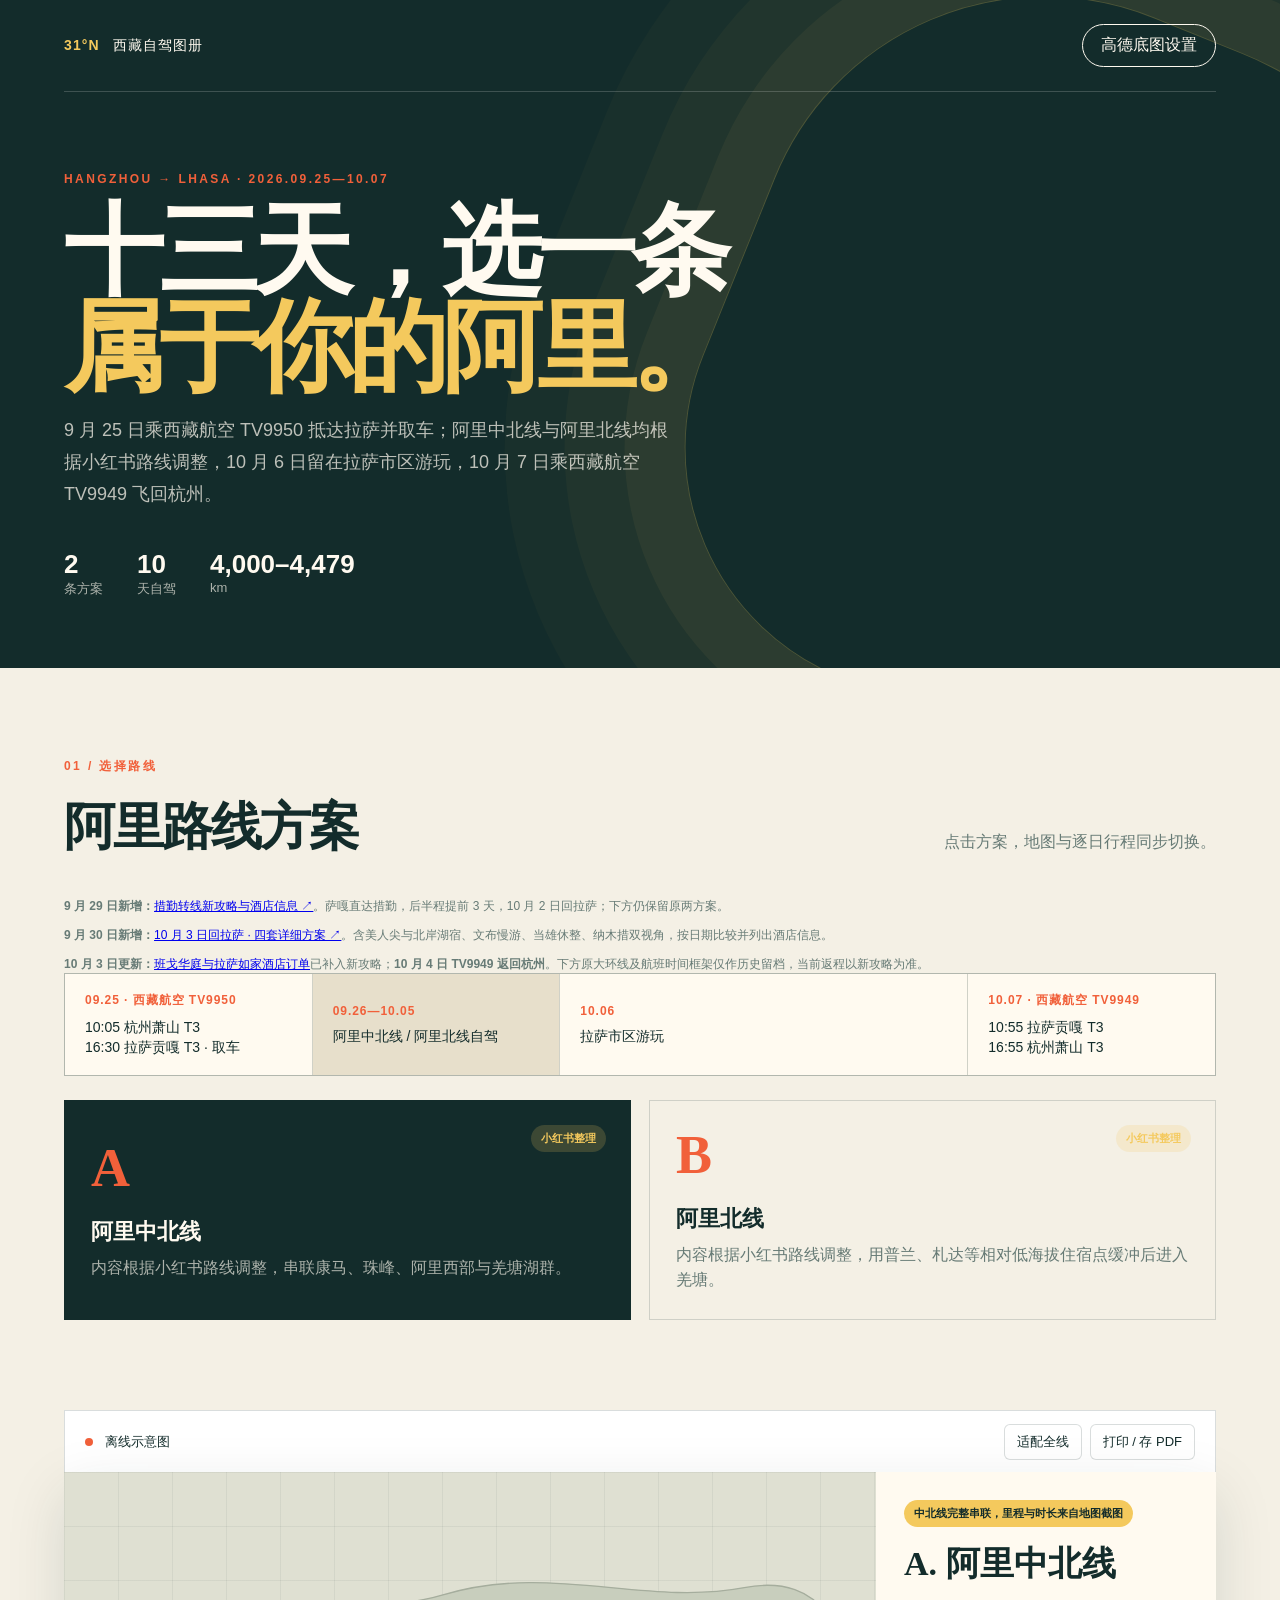
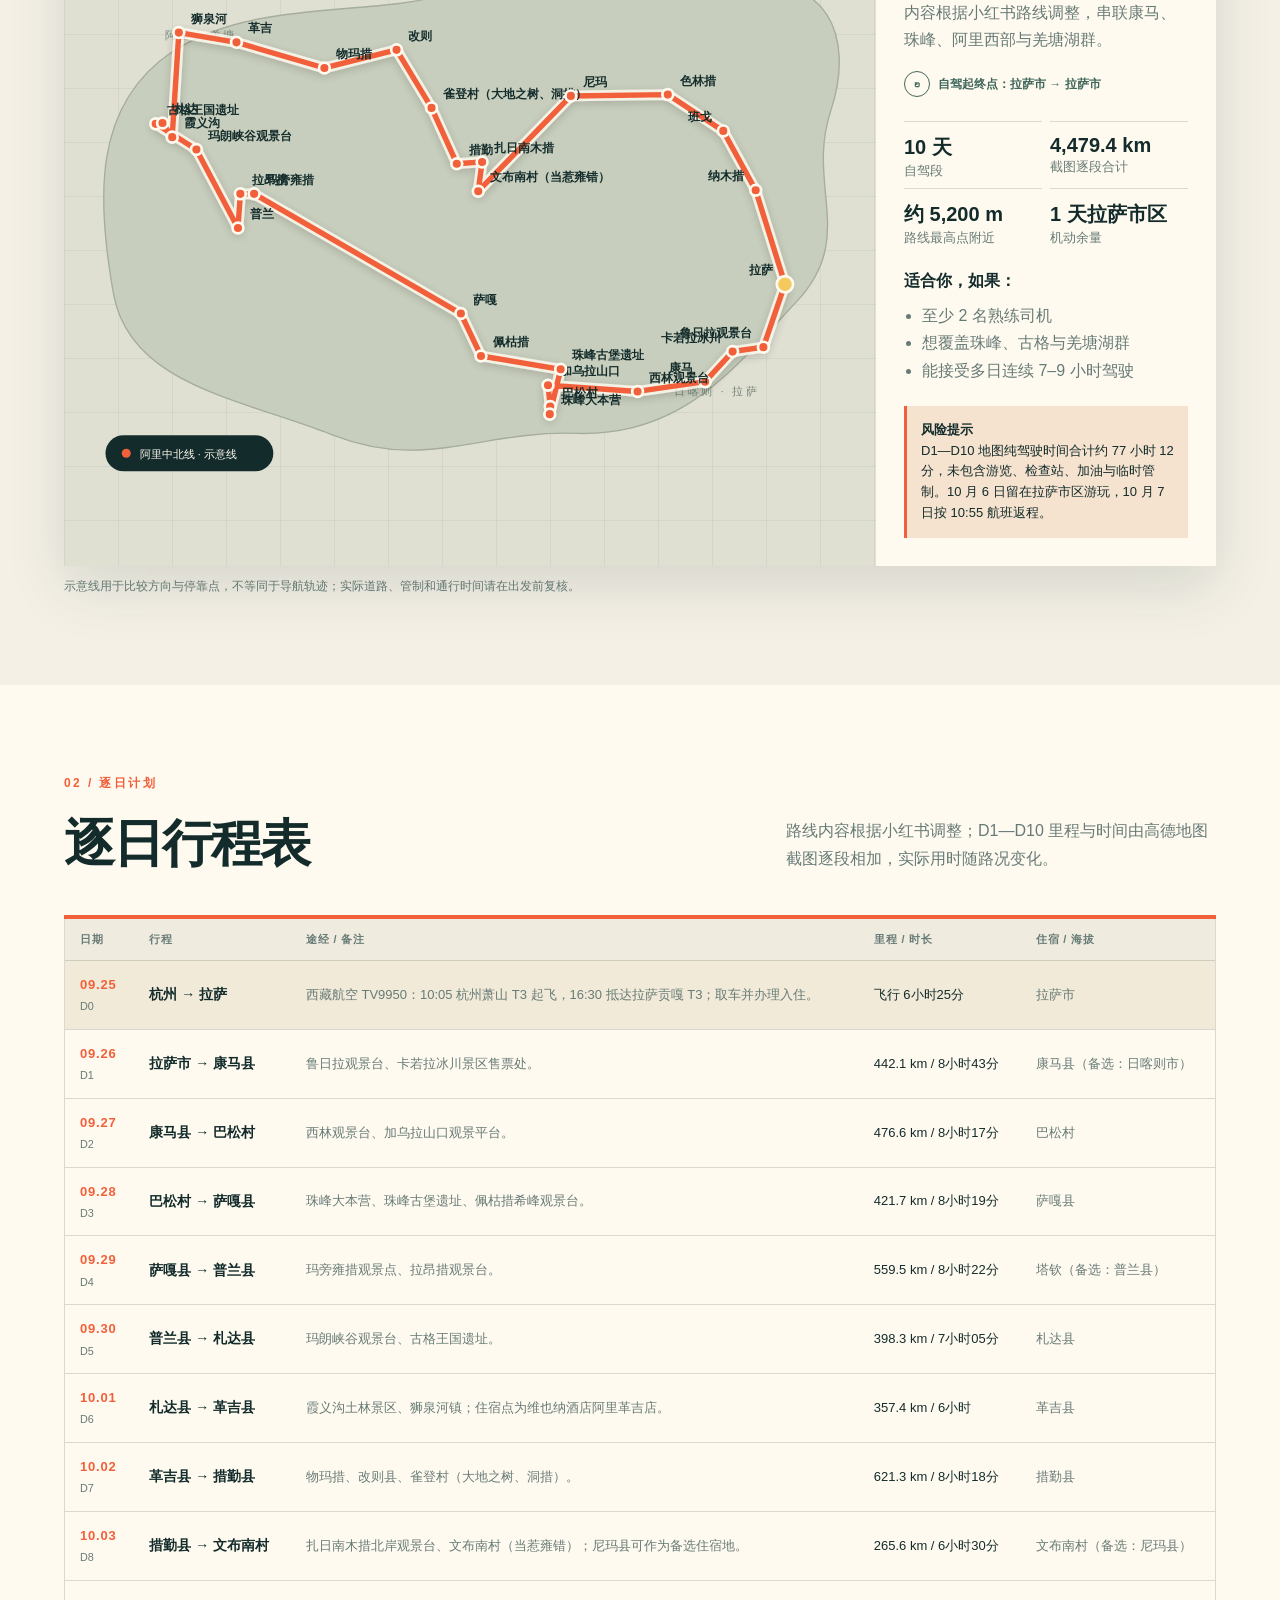
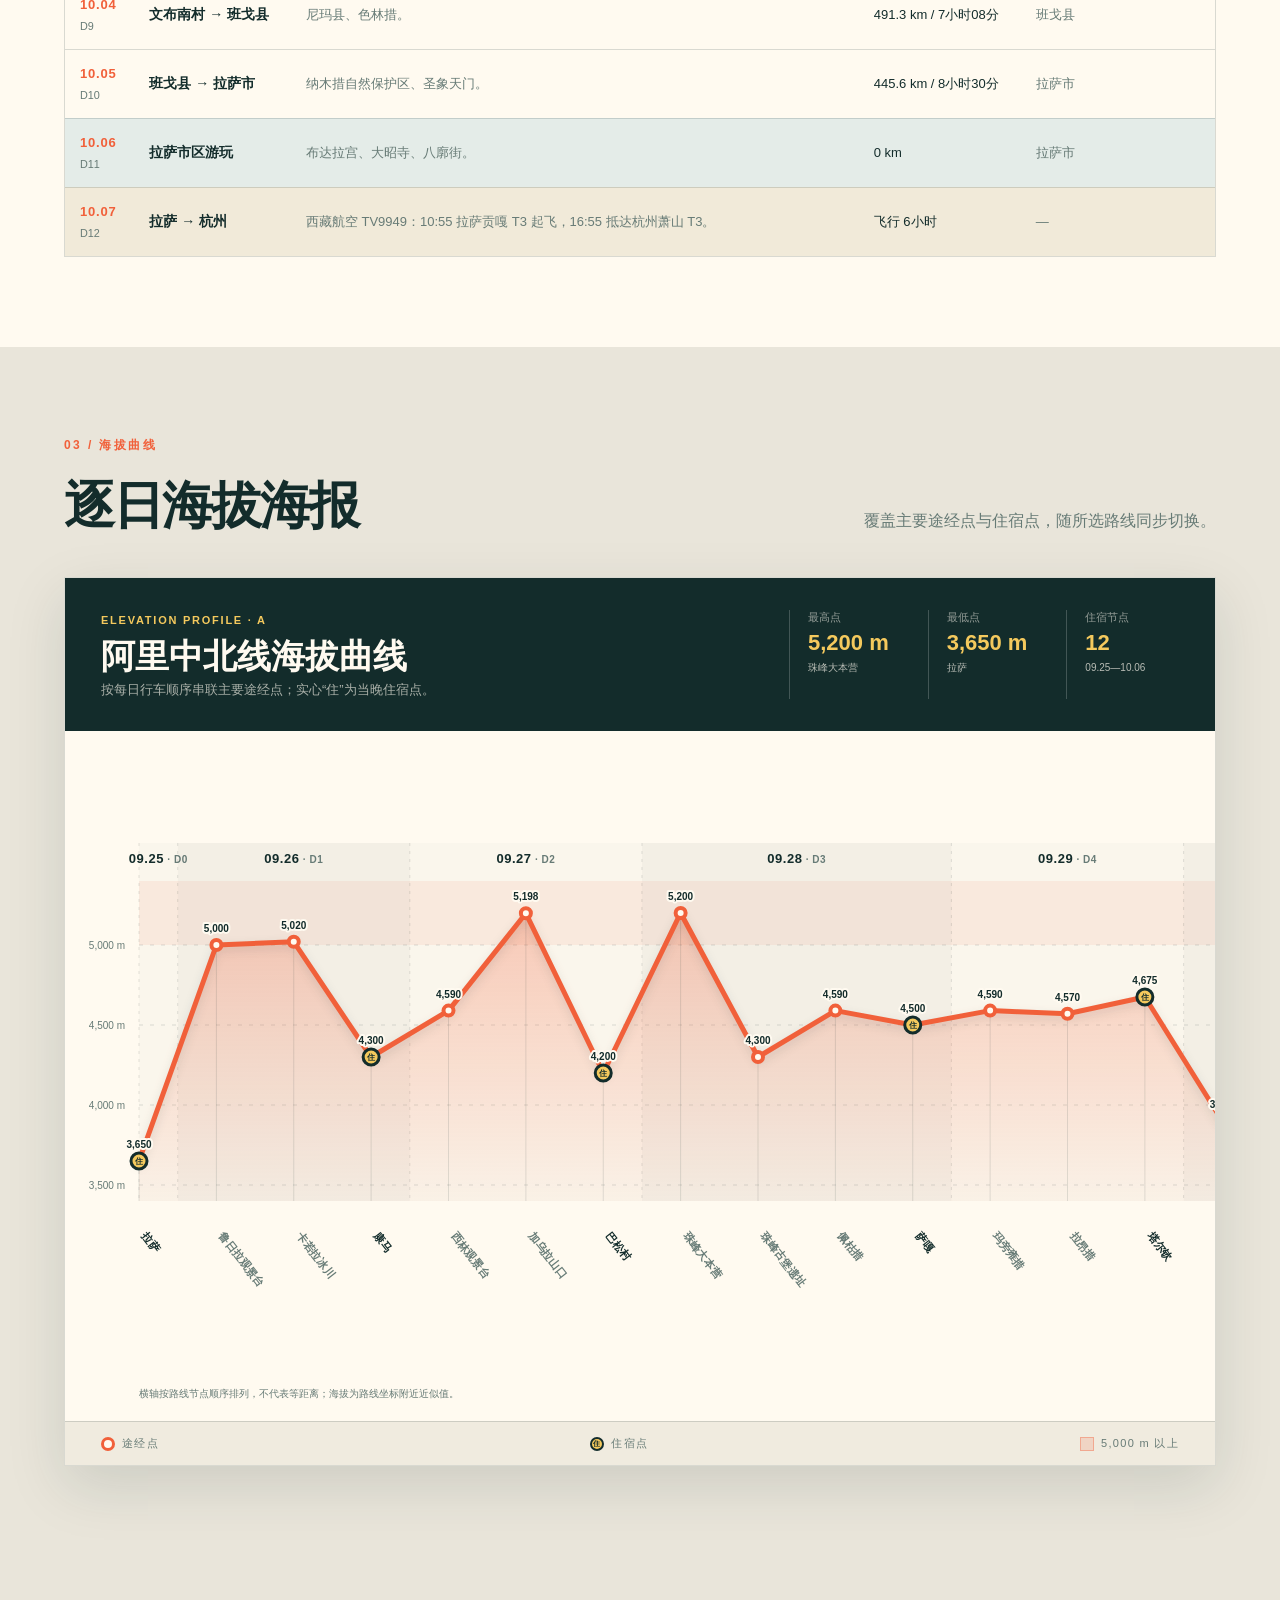
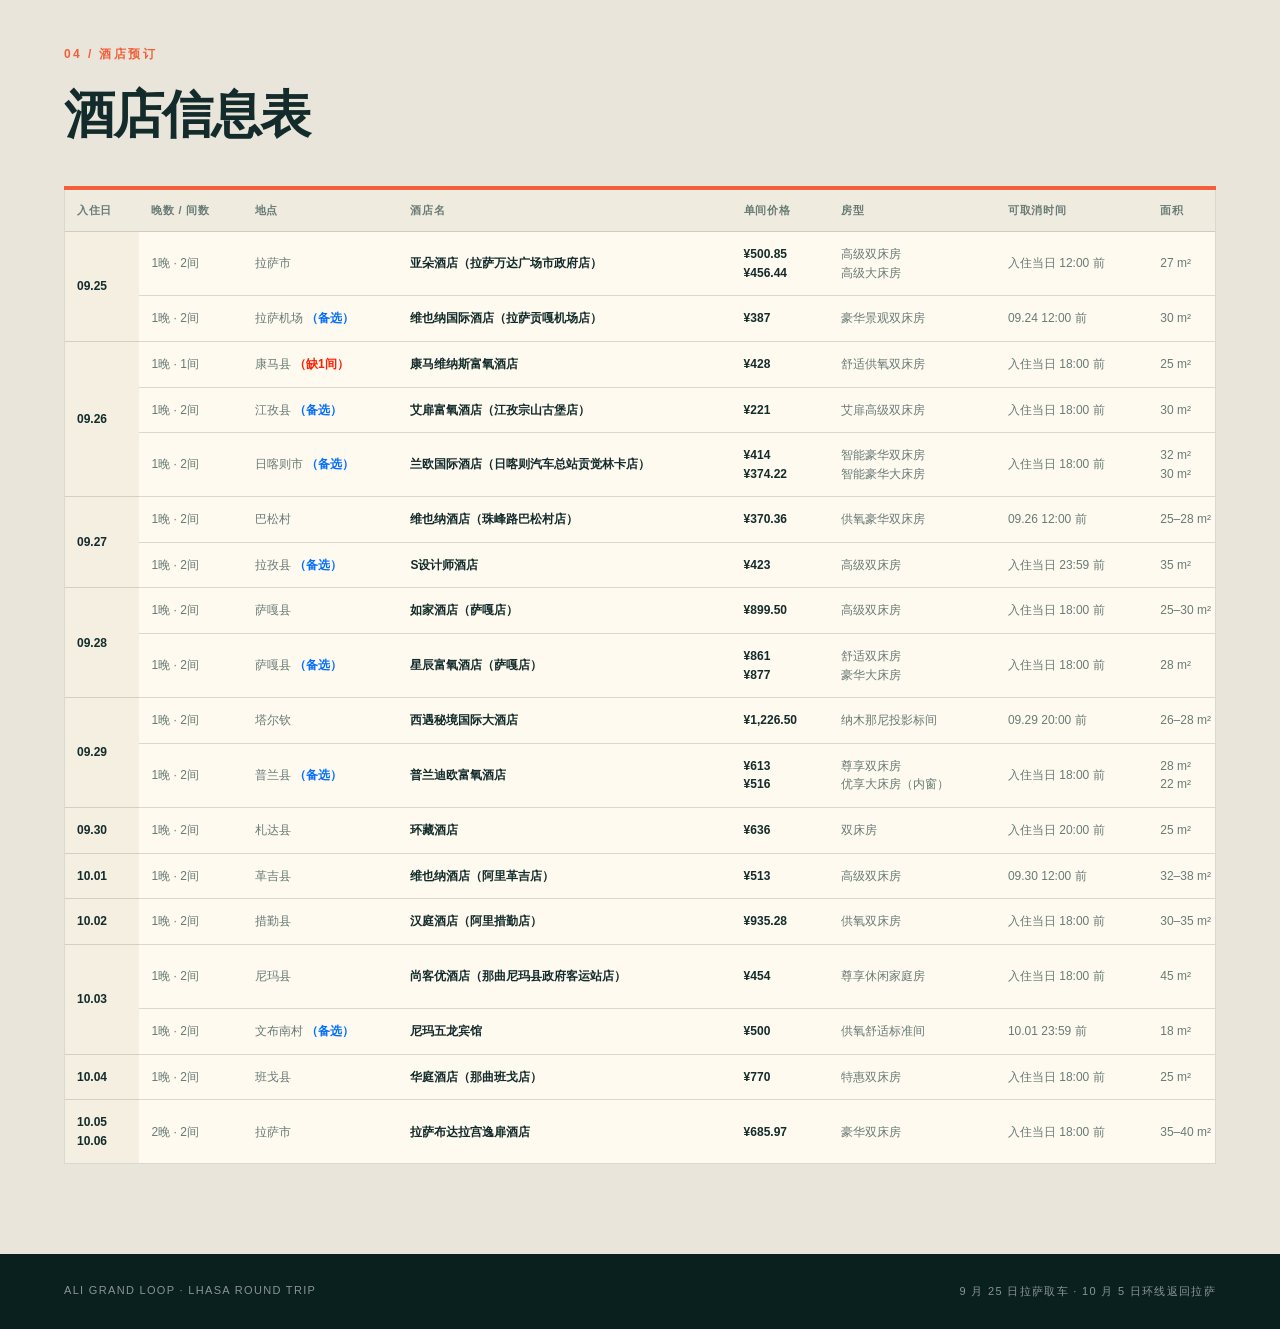
<file: tibet/index.html>
<!doctype html>
<html lang="zh-CN">
<head>
  <meta charset="utf-8">
  <meta name="viewport" content="width=device-width, initial-scale=1">
  <meta name="description" content="2026 年国庆杭州出发，拉萨落地自驾阿里大环线两方案对比图。">
  <title>阿里大环线 · 2 份路线选择</title>
  <link rel="preconnect" href="https://webapi.amap.com">
  <link rel="stylesheet" href="styles.css">
</head>
<body>
  <header class="hero">
    <nav class="topbar">
      <div class="brand"><span>31°N</span> 西藏自驾图册</div>
      <button class="ghost" id="amap-settings" type="button">高德底图设置</button>
    </nav>
    <div class="hero-copy">
      <p class="eyebrow">HANGZHOU → LHASA · 2026.09.25—10.07</p>
      <h1>十三天，选一条<br><em>属于你的阿里。</em></h1>
      <p class="lede">9 月 25 日乘西藏航空 TV9950 抵达拉萨并取车；阿里中北线与阿里北线均根据小红书路线调整，10 月 6 日留在拉萨市区游玩，10 月 7 日乘西藏航空 TV9949 飞回杭州。</p>
      <div class="hero-stats">
        <span><b>2</b> 条方案</span><span><b>10</b> 天自驾</span><span><b>4,000–4,479</b> km</span>
      </div>
    </div>
    <div class="contour" aria-hidden="true"></div>
  </header>

  <main>
    <section class="chooser" aria-labelledby="choose-title">
      <div class="section-head">
        <div><p class="section-no">01 / 选择路线</p><h2 id="choose-title">阿里路线方案</h2></div>
        <p>点击方案，地图与逐日行程同步切换。</p>
      </div>
      <p class="map-note"><strong>9 月 29 日新增：</strong><a href="tibet-cuoqin-guide.html">措勤转线新攻略与酒店信息 ↗</a>。萨嘎直达措勤，后半程提前 3 天，10 月 2 日回拉萨；下方仍保留原两方案。</p>
      <p class="map-note"><strong>9 月 30 日新增：</strong><a href="tibet-return-options.html">10 月 3 日回拉萨 · 四套详细方案 ↗</a>。含美人尖与北岸湖宿、文布慢游、当雄休整、纳木措双视角，按日期比较并列出酒店信息。</p>
      <p class="map-note"><strong>10 月 3 日更新：</strong><a href="tibet-return-options.html#confirmed-stays">班戈华庭与拉萨如家酒店订单</a>已补入新攻略；<strong>10 月 4 日 TV9949 返回杭州</strong>。下方原大环线及航班时间框架仅作历史留档，当前返程以新攻略为准。</p>
      <div class="trip-frame" aria-label="固定交通时间框架">
        <div><b>09.25 · 西藏航空 TV9950</b><span>10:05 杭州萧山 T3<br>16:30 拉萨贡嘎 T3 · 取车</span></div>
        <div class="drive-frame"><b>09.26—10.05</b><span>阿里中北线 / 阿里北线自驾</span></div>
        <div><b>10.06</b><span>拉萨市区游玩</span></div>
        <div><b>10.07 · 西藏航空 TV9949</b><span>10:55 拉萨贡嘎 T3<br>16:55 杭州萧山 T3</span></div>
      </div>
      <div class="route-tabs" id="route-tabs" role="tablist"></div>
    </section>

    <section class="map-section" aria-label="路线地图">
      <div class="map-toolbar">
        <div>
          <span class="status-dot"></span>
          <span id="map-mode">离线示意图</span>
        </div>
        <div class="map-actions">
          <button id="fit-route" type="button">适配全线</button>
          <button id="print-route" type="button">打印 / 存 PDF</button>
        </div>
      </div>
      <div class="map-shell">
        <div id="schematic-map" aria-label="路线示意地图"></div>
        <div id="amap-container" hidden></div>
        <aside class="route-summary" id="route-summary"></aside>
      </div>
      <p class="map-note">示意线用于比较方向与停靠点，不等同于导航轨迹；实际道路、管制和通行时间请在出发前复核。</p>
    </section>

    <section class="itinerary" aria-labelledby="days-title">
      <div class="section-head">
        <div><p class="section-no">02 / 逐日计划</p><h2 id="days-title">逐日行程表</h2></div>
        <p id="itinerary-note"></p>
      </div>
      <div id="day-grid"></div>
    </section>

    <section class="altitude" aria-labelledby="altitude-title">
      <div class="section-head">
        <div><p class="section-no">03 / 海拔曲线</p><h2 id="altitude-title">逐日海拔海报</h2></div>
        <p>覆盖主要途经点与住宿点，随所选路线同步切换。</p>
      </div>
      <div id="altitude-poster"></div>
    </section>

    <section class="hotels" aria-labelledby="hotels-title">
      <div class="section-head">
        <div><p class="section-no">04 / 酒店预订</p><h2 id="hotels-title">酒店信息表</h2></div>
      </div>
      <div id="hotel-grid"></div>
    </section>

  </main>

  <footer><span>ALI GRAND LOOP · LHASA ROUND TRIP</span><span>9 月 25 日拉萨取车 · 10 月 5 日环线返回拉萨</span></footer>

  <dialog id="settings-dialog">
    <form method="dialog" id="settings-form">
      <button class="dialog-close" value="cancel" aria-label="关闭">×</button>
      <p class="section-no">可选增强</p>
      <h2>启用高德真实底图</h2>
      <p>密钥只保存在此浏览器的 localStorage。个人本地预览可用；公开部署请改用后端代理，避免暴露安全密钥。</p>
      <label>Web 端 Key<input id="amap-key" autocomplete="off" placeholder="在高德开放平台创建 Web 端 JS API Key"></label>
      <label>安全密钥 securityJsCode<input id="amap-secret" autocomplete="off" placeholder="与 Key 配套的安全密钥"></label>
      <div class="dialog-actions"><button value="cancel" class="ghost">继续用示意图</button><button value="default" id="enable-amap">启用高德</button></div>
      <p class="form-error" id="form-error" role="alert"></p>
    </form>
  </dialog>

  <script src="https://webapi.amap.com/loader.js"></script>
  <script src="app.js"></script>
</body>
</html>
</file>
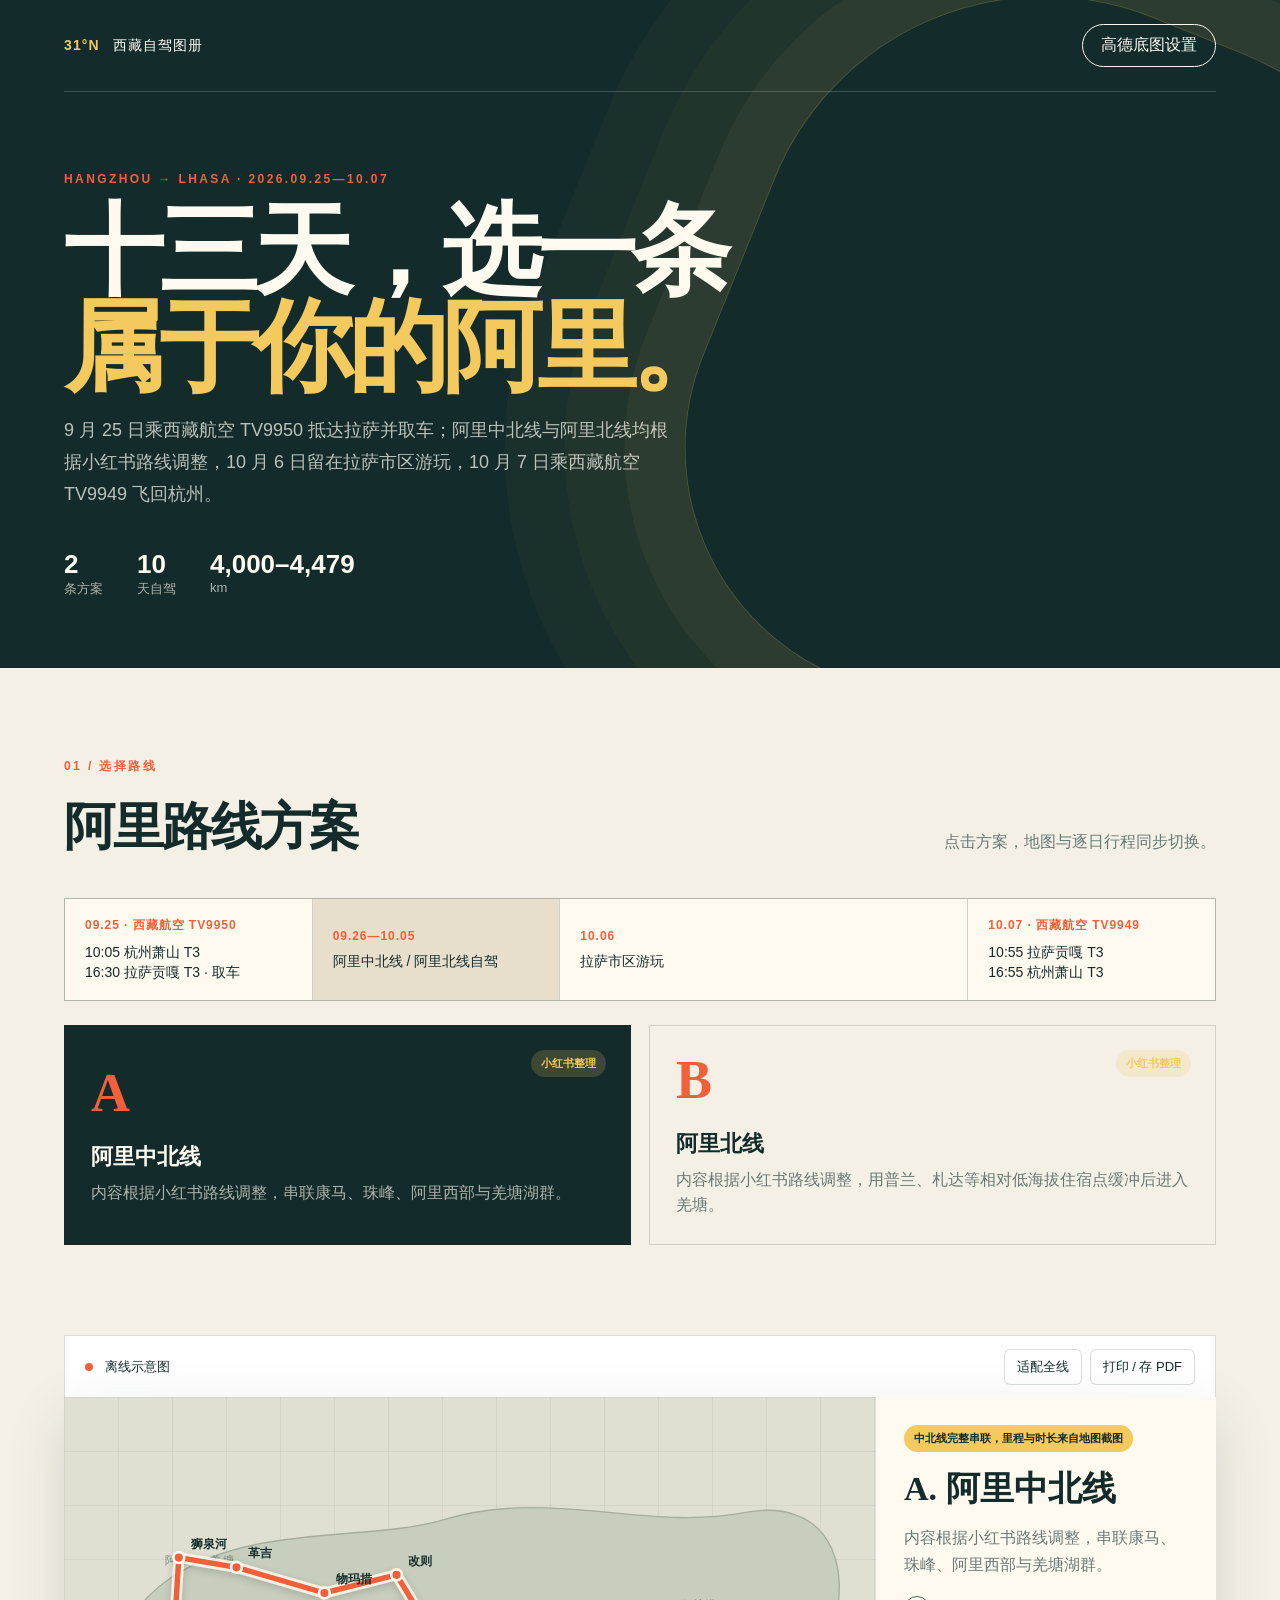
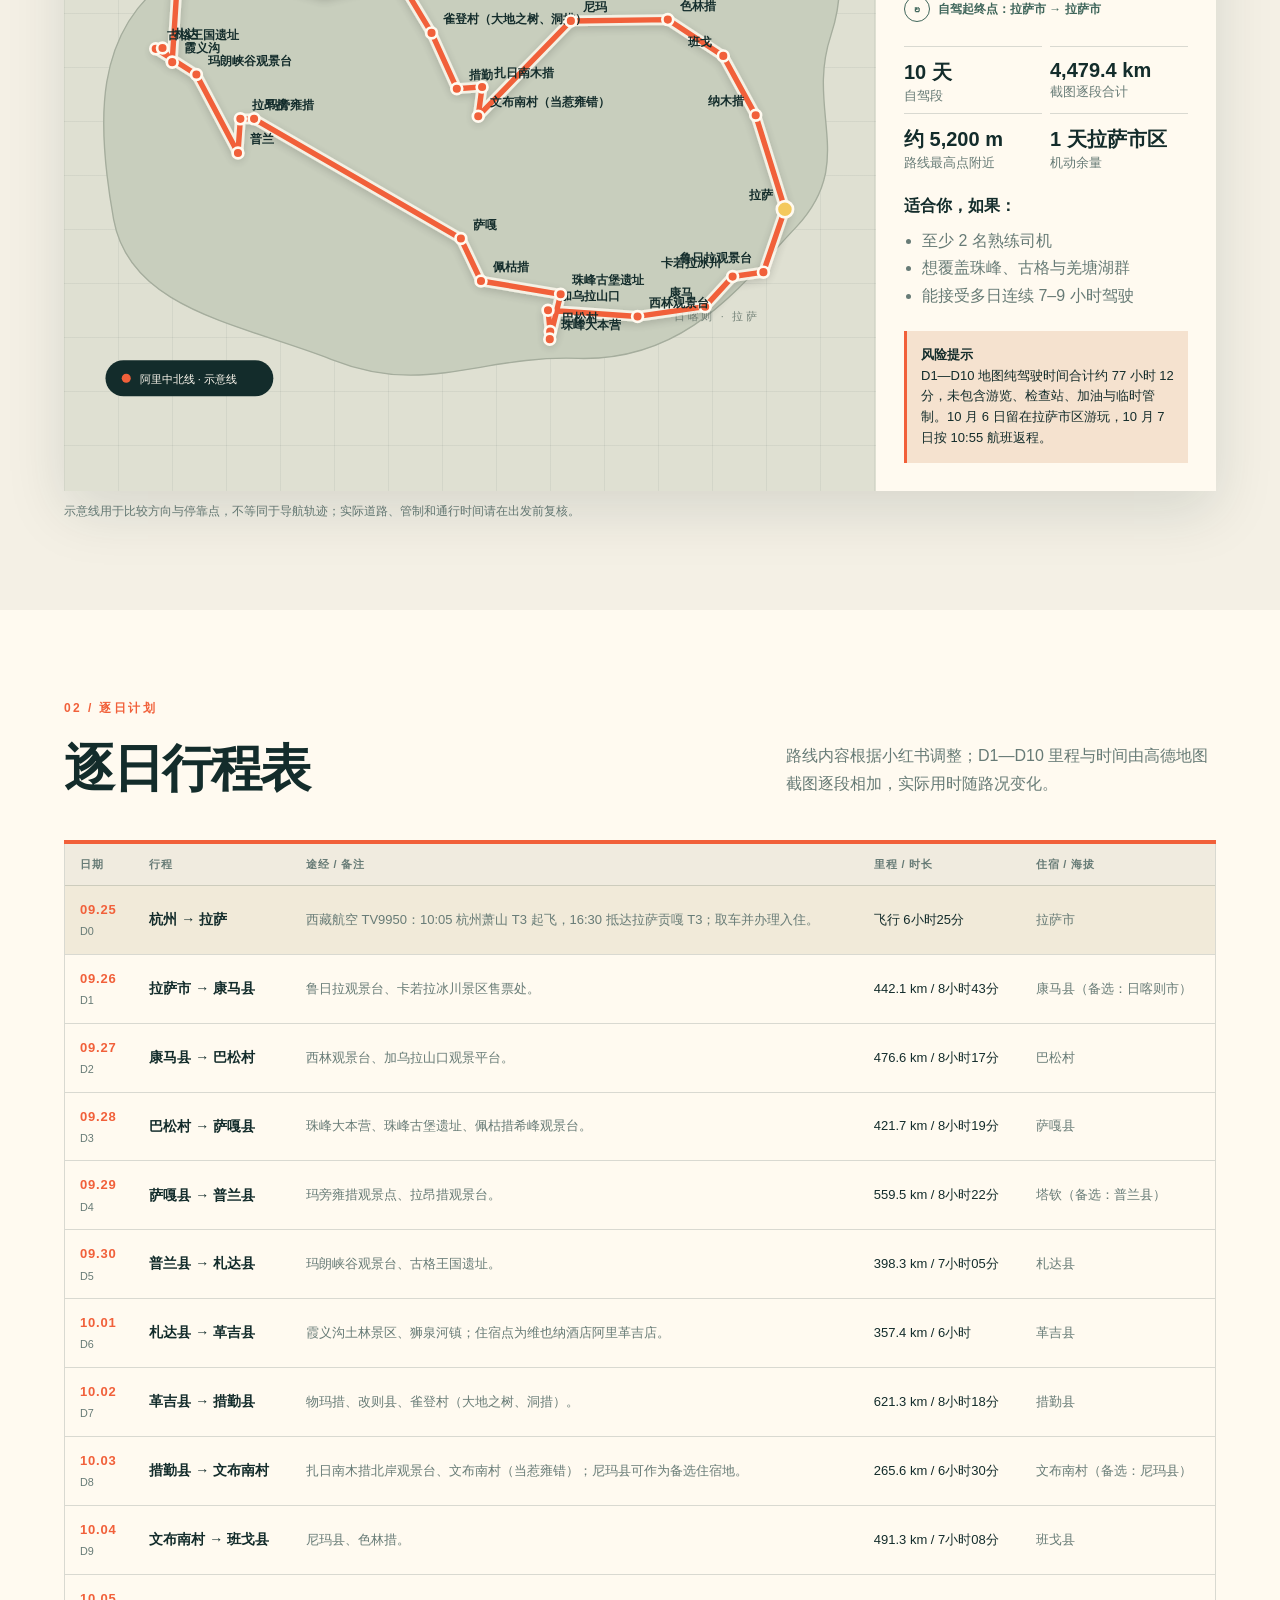
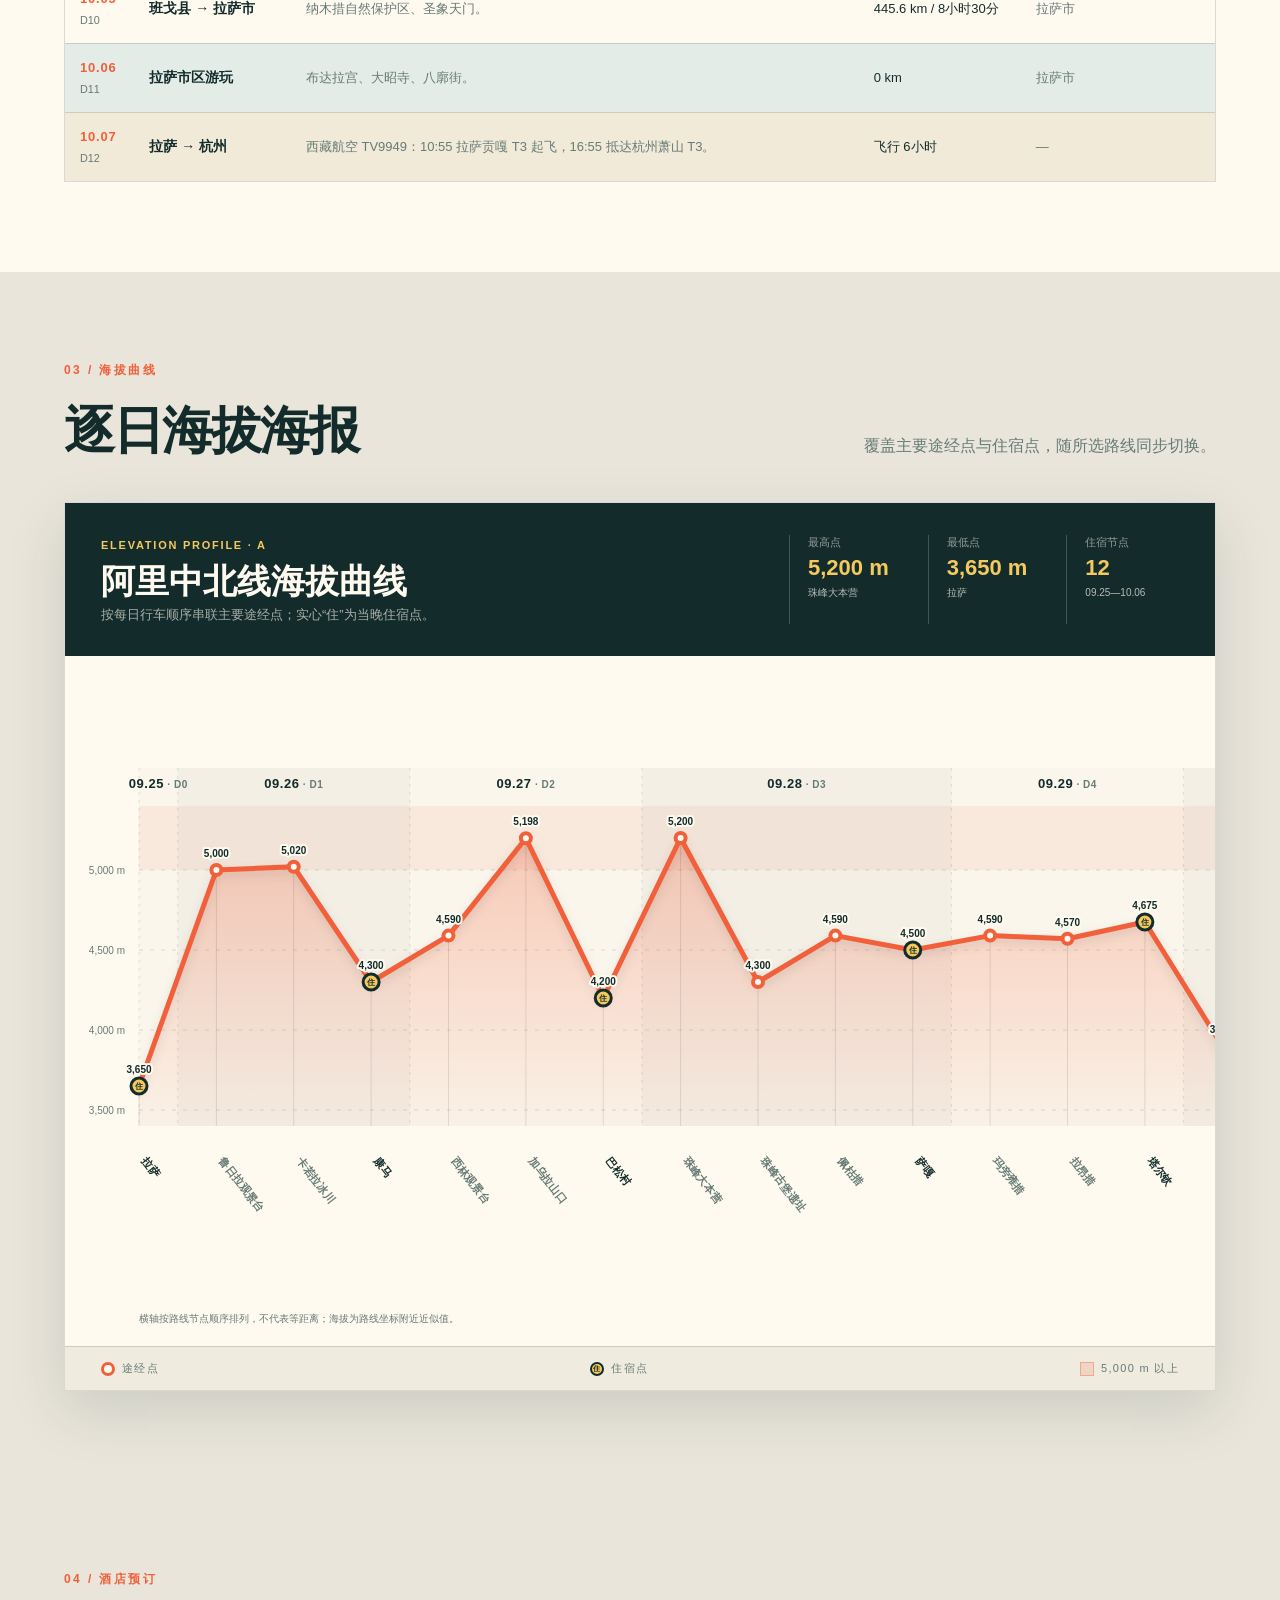
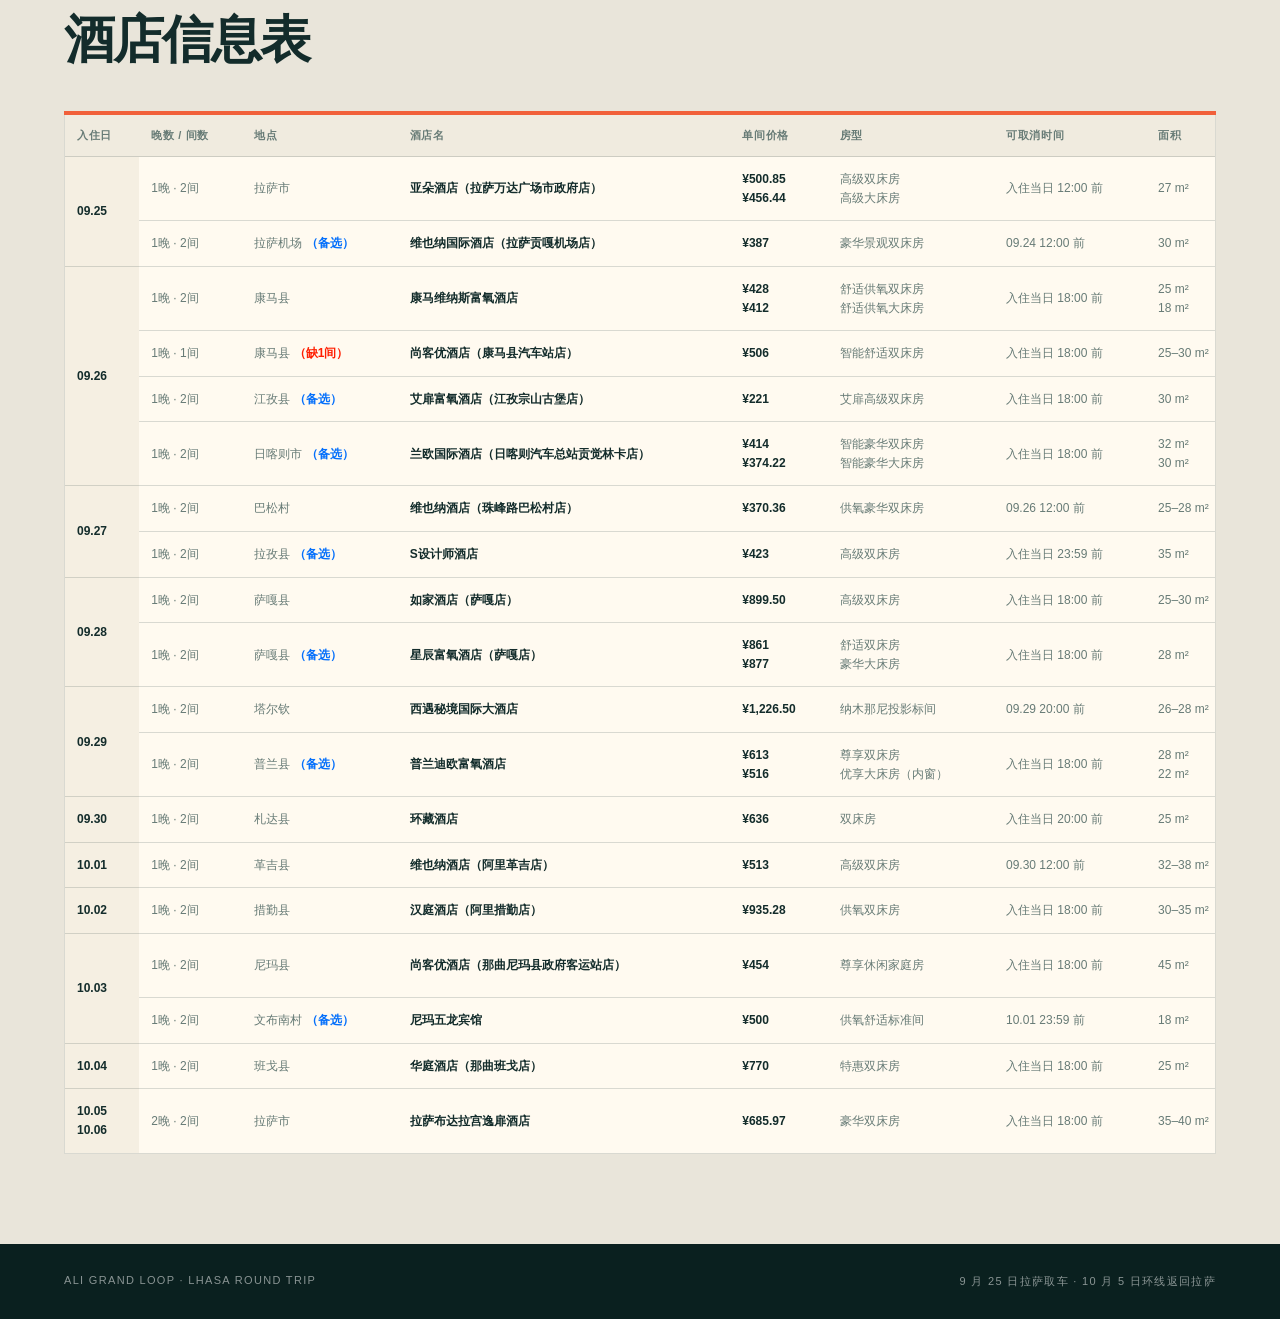
<file: tibet/amap-jsapi/index.html>
<!doctype html>
<html lang="zh-CN">
<head>
  <meta charset="utf-8">
  <meta name="viewport" content="width=device-width, initial-scale=1">
  <meta name="description" content="2026 年国庆杭州出发，拉萨落地自驾阿里大环线两方案对比图。">
  <title>阿里大环线 · 2 份路线选择</title>
  <link rel="preconnect" href="https://webapi.amap.com">
  <link rel="stylesheet" href="styles.css">
</head>
<body>
  <header class="hero">
    <nav class="topbar">
      <div class="brand"><span>31°N</span> 西藏自驾图册</div>
      <button class="ghost" id="amap-settings" type="button">高德底图设置</button>
    </nav>
    <div class="hero-copy">
      <p class="eyebrow">HANGZHOU → LHASA · 2026.09.25—10.07</p>
      <h1>十三天，选一条<br><em>属于你的阿里。</em></h1>
      <p class="lede">9 月 25 日乘西藏航空 TV9950 抵达拉萨并取车；阿里中北线与阿里北线均根据小红书路线调整，10 月 6 日留在拉萨市区游玩，10 月 7 日乘西藏航空 TV9949 飞回杭州。</p>
      <div class="hero-stats">
        <span><b>2</b> 条方案</span><span><b>10</b> 天自驾</span><span><b>4,000–4,479</b> km</span>
      </div>
    </div>
    <div class="contour" aria-hidden="true"></div>
  </header>

  <main>
    <section class="chooser" aria-labelledby="choose-title">
      <div class="section-head">
        <div><p class="section-no">01 / 选择路线</p><h2 id="choose-title">阿里路线方案</h2></div>
        <p>点击方案，地图与逐日行程同步切换。</p>
      </div>
      <div class="trip-frame" aria-label="固定交通时间框架">
        <div><b>09.25 · 西藏航空 TV9950</b><span>10:05 杭州萧山 T3<br>16:30 拉萨贡嘎 T3 · 取车</span></div>
        <div class="drive-frame"><b>09.26—10.05</b><span>阿里中北线 / 阿里北线自驾</span></div>
        <div><b>10.06</b><span>拉萨市区游玩</span></div>
        <div><b>10.07 · 西藏航空 TV9949</b><span>10:55 拉萨贡嘎 T3<br>16:55 杭州萧山 T3</span></div>
      </div>
      <div class="route-tabs" id="route-tabs" role="tablist"></div>
    </section>

    <section class="map-section" aria-label="路线地图">
      <div class="map-toolbar">
        <div>
          <span class="status-dot"></span>
          <span id="map-mode">离线示意图</span>
        </div>
        <div class="map-actions">
          <button id="fit-route" type="button">适配全线</button>
          <button id="print-route" type="button">打印 / 存 PDF</button>
        </div>
      </div>
      <div class="map-shell">
        <div id="schematic-map" aria-label="路线示意地图"></div>
        <div id="amap-container" hidden></div>
        <aside class="route-summary" id="route-summary"></aside>
      </div>
      <p class="map-note">示意线用于比较方向与停靠点，不等同于导航轨迹；实际道路、管制和通行时间请在出发前复核。</p>
    </section>

    <section class="itinerary" aria-labelledby="days-title">
      <div class="section-head">
        <div><p class="section-no">02 / 逐日计划</p><h2 id="days-title">逐日行程表</h2></div>
        <p id="itinerary-note"></p>
      </div>
      <div id="day-grid"></div>
    </section>

    <section class="altitude" aria-labelledby="altitude-title">
      <div class="section-head">
        <div><p class="section-no">03 / 海拔曲线</p><h2 id="altitude-title">逐日海拔海报</h2></div>
        <p>覆盖主要途经点与住宿点，随所选路线同步切换。</p>
      </div>
      <div id="altitude-poster"></div>
    </section>

    <section class="hotels" aria-labelledby="hotels-title">
      <div class="section-head">
        <div><p class="section-no">04 / 酒店预订</p><h2 id="hotels-title">酒店信息表</h2></div>
      </div>
      <div id="hotel-grid"></div>
    </section>

  </main>

  <footer><span>ALI GRAND LOOP · LHASA ROUND TRIP</span><span>9 月 25 日拉萨取车 · 10 月 5 日环线返回拉萨</span></footer>

  <dialog id="settings-dialog">
    <form method="dialog" id="settings-form">
      <button class="dialog-close" value="cancel" aria-label="关闭">×</button>
      <p class="section-no">可选增强</p>
      <h2>启用高德真实底图</h2>
      <p>密钥只保存在此浏览器的 localStorage。个人本地预览可用；公开部署请改用后端代理，避免暴露安全密钥。</p>
      <label>Web 端 Key<input id="amap-key" autocomplete="off" placeholder="在高德开放平台创建 Web 端 JS API Key"></label>
      <label>安全密钥 securityJsCode<input id="amap-secret" autocomplete="off" placeholder="与 Key 配套的安全密钥"></label>
      <div class="dialog-actions"><button value="cancel" class="ghost">继续用示意图</button><button value="default" id="enable-amap">启用高德</button></div>
      <p class="form-error" id="form-error" role="alert"></p>
    </form>
  </dialog>

  <script src="https://webapi.amap.com/loader.js"></script>
  <script src="app.js"></script>
</body>
</html>
</file>
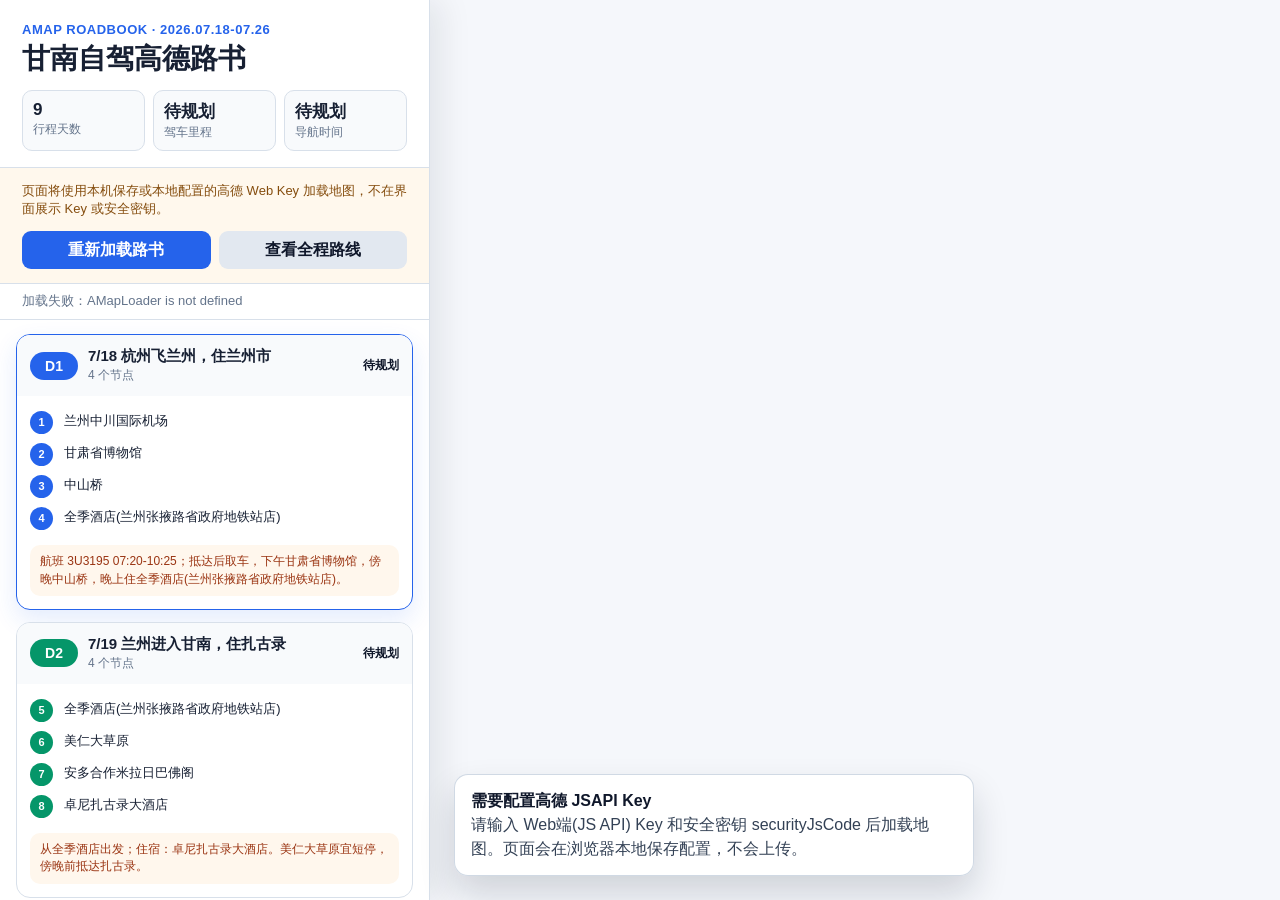
<file: gannan/gannan-roadbook.html>
<!doctype html>
<html lang="zh-CN">
<head>
  <meta charset="utf-8">
  <meta name="viewport" content="width=device-width, initial-scale=1">
  <title>甘南自驾高德路书 7/18-7/26</title>
  <script src="./amap-config.js"></script>
  <script src="https://webapi.amap.com/loader.js"></script>
  <style>
    :root {
      --ink: #172033;
      --muted: #64748b;
      --line: #d8e0ea;
      --panel: #ffffff;
      --bg: #f5f7fb;
      --blue: #2563eb;
      --green: #059669;
      --orange: #ea580c;
      --red: #dc2626;
    }
    * { box-sizing: border-box; }
    body {
      margin: 0;
      font-family: -apple-system, BlinkMacSystemFont, "PingFang SC", "Hiragino Sans GB", "Microsoft YaHei", sans-serif;
      color: var(--ink);
      background: var(--bg);
      overflow: hidden;
    }
    .app {
      display: grid;
      grid-template-columns: 430px minmax(0, 1fr);
      grid-template-areas: "sidebar map";
      height: 100dvh;
      min-height: 720px;
      overflow: hidden;
    }
    #map {
      grid-area: map;
      position: relative;
      width: 100%;
      height: 100%;
    }
    .sidebar {
      grid-area: sidebar;
      display: flex;
      flex-direction: column;
      min-width: 0;
      border-right: 1px solid var(--line);
      background: var(--panel);
      box-shadow: 12px 0 30px rgba(15, 23, 42, .08);
      z-index: 5;
      min-height: 0;
      height: 100%;
    }
    .header {
      padding: 22px 22px 16px;
      border-bottom: 1px solid var(--line);
    }
    .eyebrow {
      margin: 0 0 5px;
      color: var(--blue);
      font-size: 13px;
      font-weight: 800;
      letter-spacing: .04em;
    }
    h1 {
      margin: 0;
      font-size: 28px;
      line-height: 1.2;
      letter-spacing: 0;
    }
    .summary {
      display: grid;
      grid-template-columns: repeat(3, 1fr);
      gap: 8px;
      margin-top: 14px;
    }
    .metric {
      padding: 9px 10px;
      border: 1px solid var(--line);
      border-radius: 10px;
      background: #f8fafc;
    }
    .metric b { display: block; font-size: 17px; }
    .metric span { display: block; color: var(--muted); font-size: 12px; margin-top: 1px; }
    .config {
      padding: 14px 22px;
      border-bottom: 1px solid var(--line);
      background: #fff8ed;
    }
    .config.ok { background: #f0fdf4; }
    .config p { margin: 0 0 10px; color: #854d0e; font-size: 13px; line-height: 1.45; }
    .config.ok p { color: #166534; }
    .config-grid {
      display: grid;
      grid-template-columns: 1fr;
      gap: 8px;
      margin-top: 10px;
    }
    .config-grid.hidden { display: none; }
    input {
      width: 100%;
      height: 38px;
      border: 1px solid #cbd5e1;
      border-radius: 9px;
      padding: 0 11px;
      font: inherit;
      background: white;
    }
    button {
      height: 38px;
      border: 0;
      border-radius: 9px;
      padding: 0 14px;
      background: var(--blue);
      color: white;
      font: inherit;
      font-weight: 750;
      cursor: pointer;
    }
    button.secondary {
      background: #e2e8f0;
      color: #0f172a;
    }
    .actions {
      display: grid;
      grid-template-columns: 1fr 1fr;
      gap: 8px;
    }
    .toolbar-actions {
      display: grid;
      grid-template-columns: 1fr 1fr;
      gap: 8px;
      margin-top: 12px;
    }
    .status {
      min-height: 26px;
      padding: 8px 22px;
      border-bottom: 1px solid var(--line);
      color: var(--muted);
      font-size: 13px;
      line-height: 1.45;
    }
    .days {
      flex: 1;
      min-height: 0;
      overflow: auto;
      padding: 14px 16px 22px;
    }
    .day-card {
      border: 1px solid var(--line);
      border-radius: 14px;
      margin-bottom: 12px;
      overflow: hidden;
      background: white;
      cursor: pointer;
    }
    .day-card.active {
      border-color: var(--blue);
      box-shadow: 0 10px 24px rgba(37, 99, 235, .12);
    }
    .day-head {
      display: grid;
      grid-template-columns: auto 1fr auto;
      align-items: center;
      gap: 10px;
      padding: 12px 13px;
      cursor: pointer;
      background: #f8fafc;
    }
    .badge {
      width: 48px;
      height: 28px;
      border-radius: 999px;
      display: inline-flex;
      align-items: center;
      justify-content: center;
      color: white;
      font-weight: 850;
      font-size: 14px;
    }
    .day-title b { display: block; font-size: 15px; }
    .day-title span { display: block; color: var(--muted); font-size: 12px; margin-top: 1px; }
    .day-distance {
      color: #0f172a;
      font-size: 12px;
      font-weight: 750;
      text-align: right;
      white-space: nowrap;
    }
    .day-body { padding: 11px 13px 13px; }
    .stops {
      margin: 0;
      padding: 0;
      list-style: none;
    }
    .stops li {
      display: grid;
      grid-template-columns: 27px 1fr;
      gap: 7px;
      align-items: start;
      padding: 5px 0;
      font-size: 13px;
      line-height: 1.35;
    }
    .stop-no {
      width: 23px;
      height: 23px;
      border-radius: 50%;
      display: inline-flex;
      align-items: center;
      justify-content: center;
      color: white;
      font-size: 11px;
      font-weight: 800;
      margin-top: -1px;
    }
    .note {
      margin-top: 10px;
      padding: 8px 10px;
      border-radius: 10px;
      background: #fff7ed;
      color: #9a3412;
      font-size: 12px;
      line-height: 1.45;
    }
    .map-marker {
      width: 30px;
      height: 30px;
      border-radius: 50%;
      display: flex;
      align-items: center;
      justify-content: center;
      color: white;
      font-size: 12px;
      font-weight: 850;
      border: 2px solid white;
      box-shadow: 0 3px 10px rgba(15, 23, 42, .35);
    }
    .map-label {
      margin-top: 3px;
      padding: 2px 7px;
      background: rgba(255, 255, 255, .94);
      border: 1px solid rgba(15, 23, 42, .12);
      border-radius: 7px;
      color: #0f172a;
      font-size: 12px;
      white-space: nowrap;
      box-shadow: 0 2px 8px rgba(15, 23, 42, .12);
    }
    .marker-wrap {
      display: flex;
      flex-direction: column;
      align-items: center;
      transform: translateY(-18px);
    }
    .fallback {
      position: absolute;
      left: 24px;
      bottom: 24px;
      width: min(520px, calc(100vw - 500px));
      padding: 14px 16px;
      border-radius: 14px;
      background: rgba(255, 255, 255, .94);
      border: 1px solid rgba(203, 213, 225, .9);
      box-shadow: 0 18px 35px rgba(15, 23, 42, .16);
      color: #334155;
      line-height: 1.5;
      z-index: 6;
      display: none;
    }
    .fallback b { color: #0f172a; }
    .map-gesture-shield,
    .map-mode-button {
      display: none;
    }
    @media (max-width: 940px) {
      html, body {
        height: auto;
        min-height: 100%;
      }
      body {
        overflow-x: hidden;
        overflow-y: auto;
        -webkit-overflow-scrolling: touch;
      }
      .app {
        display: flex;
        flex-direction: column;
        height: auto;
        min-height: 100dvh;
        overflow: visible;
      }
      #map {
        order: 2;
        flex: none;
        height: clamp(360px, 55svh, 480px);
        min-height: 360px;
        border-top: 1px solid var(--line);
      }
      .map-gesture-shield {
        position: absolute;
        inset: 0;
        z-index: 500;
        display: block;
        touch-action: pan-y;
        background: transparent;
      }
      .map-gesture-shield.interactive {
        pointer-events: none;
      }
      .map-mode-button {
        position: absolute;
        top: 12px;
        left: 12px;
        z-index: 501;
        display: inline-flex;
        align-items: center;
        justify-content: center;
        width: auto;
        height: 38px;
        padding: 0 13px;
        border: 1px solid rgba(15, 23, 42, .12);
        border-radius: 8px;
        color: #0f172a;
        background: rgba(255, 255, 255, .94);
        box-shadow: 0 5px 16px rgba(15, 23, 42, .18);
        font-size: 12px;
        touch-action: manipulation;
      }
      .map-mode-button[aria-pressed="true"] {
        color: white;
        background: var(--blue);
      }
      .sidebar {
        order: 1;
        flex: none;
        height: auto;
        min-height: 0;
        overflow: visible;
        border-right: 0;
        border-bottom: 1px solid var(--line);
        box-shadow: 0 12px 30px rgba(15, 23, 42, .08);
      }
      .header { padding: 13px 14px 10px; }
      .eyebrow {
        margin-bottom: 3px;
        font-size: 11px;
      }
      h1 { font-size: 22px; }
      .summary {
        gap: 6px;
        margin-top: 10px;
      }
      .metric {
        min-width: 0;
        padding: 7px 8px;
        border-radius: 8px;
      }
      .metric b {
        overflow-wrap: anywhere;
        font-size: 15px;
        line-height: 1.25;
      }
      .metric span { font-size: 11px; }
      .config { padding: 9px 14px 10px; }
      .config p {
        margin-bottom: 7px;
        font-size: 12px;
        line-height: 1.4;
      }
      .toolbar-actions {
        grid-template-columns: 1fr 1fr;
        gap: 7px;
        margin-top: 7px;
      }
      .toolbar-actions button {
        height: 40px;
        padding: 0 8px;
        font-size: 13px;
      }
      .status {
        min-height: 0;
        padding: 7px 14px;
        font-size: 12px;
      }
      .days {
        display: grid;
        flex: none;
        min-height: 0;
        gap: 9px;
        overflow: visible;
        padding: 10px 12px 16px;
      }
      .days::after { display: none; }
      .day-card {
        display: block;
        width: 100%;
        height: auto;
        max-height: none;
        margin-bottom: 0;
        border-radius: 11px;
      }
      .day-card.active {
        box-shadow: 0 8px 22px rgba(37, 99, 235, .16);
      }
      .day-head {
        grid-template-columns: auto minmax(0, 1fr);
        gap: 9px;
        padding: 10px 11px;
      }
      .badge {
        width: 44px;
        height: 26px;
        font-size: 13px;
      }
      .day-title {
        min-width: 0;
      }
      .day-title b {
        overflow-wrap: anywhere;
        font-size: 14px;
        line-height: 1.35;
      }
      .day-distance {
        grid-column: 2;
        text-align: left;
        white-space: normal;
      }
      .day-body {
        display: none;
        overflow: visible;
        padding: 9px 11px 11px;
        border-top: 1px solid #edf1f6;
      }
      .day-card.active .day-body { display: block; }
      .stops li {
        grid-template-columns: 25px minmax(0, 1fr);
        gap: 6px;
        padding: 4px 0;
        font-size: 12px;
      }
      .stop-no {
        width: 22px;
        height: 22px;
      }
      .note {
        margin-top: 8px;
        padding: 7px 9px;
        font-size: 11px;
      }
      .map-label {
        max-width: 150px;
        overflow: hidden;
        text-overflow: ellipsis;
        font-size: 10px;
      }
      .fallback { width: calc(100vw - 32px); left: 16px; bottom: 16px; }
    }
  </style>
</head>
<body>
  <div class="app">
    <div id="map">
      <div class="map-gesture-shield" id="mapGestureShield" aria-hidden="true"></div>
      <button class="map-mode-button" id="mapModeBtn" type="button" aria-pressed="false">启用地图交互</button>
      <div class="fallback" id="fallback">
        <b>需要配置高德 JSAPI Key</b><br>
        请输入 Web端(JS API) Key 和安全密钥 securityJsCode 后加载地图。页面会在浏览器本地保存配置，不会上传。
      </div>
    </div>
    <aside class="sidebar">
      <header class="header">
        <p class="eyebrow">AMAP ROADBOOK · 2026.07.18-07.26</p>
        <h1>甘南自驾高德路书</h1>
        <div class="summary">
          <div class="metric"><b id="metricDays">9</b><span>行程天数</span></div>
          <div class="metric"><b id="metricDistance">待规划</b><span>驾车里程</span></div>
          <div class="metric"><b id="metricTime">待规划</b><span>导航时间</span></div>
        </div>
      </header>
      <section class="config" id="configPanel">
        <p id="configText">页面将使用本地内置的高德 Web Key 加载地图，不在界面展示 Key 或安全密钥。</p>
        <div class="toolbar-actions">
          <button id="loadBtn">重新加载路书</button>
          <button class="secondary" id="fullRouteBtn">查看全程路线</button>
        </div>
        <div class="config-grid hidden" aria-hidden="true">
          <input id="amapKey" type="password" autocomplete="off" tabindex="-1">
          <input id="amapSecurity" type="password" autocomplete="off" tabindex="-1">
          <div class="actions">
            <button class="secondary" id="clearBtn">清除配置</button>
          </div>
        </div>
      </section>
      <div class="status" id="status">等待加载高德地图。</div>
      <div class="days" id="days"></div>
    </aside>
  </div>

  <script>
    const COLORS = ['#2563eb', '#059669', '#f59e0b', '#dc2626', '#7c3aed', '#0891b2', '#65a30d', '#ea580c', '#64748b'];

    const roadbook = [
      {
        day: 'D1',
        date: '7/18',
        title: '杭州飞兰州，住兰州市',
        note: '航班 3U3195 07:20-10:25；抵达后取车，下午甘肃省博物馆，傍晚中山桥，晚上住全季酒店(兰州张掖路省政府地铁站店)。',
        stops: [
          { name: '兰州中川国际机场', address: '兰州中川国际机场', city: '兰州', coord: [103.6208, 36.5152] },
          { name: '甘肃省博物馆', address: '甘肃省兰州市七里河区甘肃省博物馆', city: '兰州', coord: [103.7549, 36.0660] },
          { name: '中山桥', address: '甘肃省兰州市城关区中山桥', city: '兰州', coord: [103.8190, 36.0710] },
          { name: '全季酒店(兰州张掖路省政府地铁站店)', address: '甘肃省兰州市城关区全季酒店兰州张掖路省政府地铁站店', city: '兰州', coord: [103.8250, 36.0620] }
        ]
      },
      {
        day: 'D2',
        date: '7/19',
        title: '兰州进入甘南，住扎古录',
        note: '从全季酒店出发；住宿：卓尼扎古录大酒店。美仁大草原宜短停，傍晚前抵达扎古录。',
        stops: [
          { name: '全季酒店(兰州张掖路省政府地铁站店)', address: '甘肃省兰州市城关区全季酒店兰州张掖路省政府地铁站店', city: '兰州', coord: [103.8250, 36.0620] },
          { name: '美仁大草原', address: '甘肃省甘南藏族自治州合作市美仁大草原', city: '甘南', coord: [103.1800, 35.0300] },
          { name: '安多合作米拉日巴佛阁', address: '甘肃省甘南藏族自治州合作市安多合作米拉日巴佛阁', city: '甘南', coord: [102.9110, 34.9860] },
          { name: '卓尼扎古录大酒店', address: '甘肃省甘南藏族自治州卓尼县扎古录镇卓尼扎古录大酒店', city: '甘南', coord: [103.0500, 34.6100] }
        ]
      },
      {
        day: 'D3',
        date: '7/20',
        title: '扎古录到扎尕那景区内住宿',
        note: '从卓尼扎古录大酒店出发，经达日观景台，住云端山舍·全域日出观景民宿。雨天谨慎走山路。',
        stops: [
          { name: '卓尼扎古录大酒店', address: '甘肃省甘南藏族自治州卓尼县扎古录镇卓尼扎古录大酒店', city: '甘南', coord: [103.0500, 34.6100] },
          { name: '达日观景台', address: '甘肃省甘南藏族自治州卓尼县达日观景台', city: '甘南', coord: [103.2100, 34.4300] },
          { name: '云端山舍·全域日出观景民宿(扎尕那达日观景台店)', address: '甘肃省甘南藏族自治州迭部县扎尕那达日观景台云端山舍全域日出观景民宿', city: '甘南', coord: [103.2210, 34.2060] }
        ]
      },
      {
        day: 'D4',
        date: '7/21',
        title: '扎尕那仙女滩转场郎木寺',
        note: '从云端山舍出发，先玩扎尕那仙女滩，再去格尔底寺、纳摩大峡谷，住郎木寺庚盼民宿(白龙江峡谷店)。',
        stops: [
          { name: '云端山舍·全域日出观景民宿(扎尕那达日观景台店)', address: '甘肃省甘南藏族自治州迭部县扎尕那达日观景台云端山舍全域日出观景民宿', city: '甘南', coord: [103.2210, 34.2060] },
          { name: '扎尕那仙女滩', address: '甘肃省甘南藏族自治州迭部县扎尕那仙女滩', city: '甘南', coord: [103.2180, 34.2160] },
          { name: '格尔底寺', address: '四川省阿坝藏族羌族自治州若尔盖县郎木寺镇格尔底寺', city: '阿坝', coord: [102.6420, 34.0900] },
          { name: '纳摩大峡谷', address: '四川省阿坝藏族羌族自治州若尔盖县郎木寺镇纳摩大峡谷', city: '阿坝', coord: [102.6400, 34.1000] },
          { name: '郎木寺庚盼民宿(白龙江峡谷店)', address: '甘肃省甘南藏族自治州碌曲县郎木寺镇郎木寺庚盼民宿白龙江峡谷店', city: '甘南', coord: [102.6360, 34.0870] }
        ]
      },
      {
        day: 'D5',
        date: '7/22',
        title: '郎木寺、花湖、九曲到阿坝',
        note: '从郎木寺庚盼民宿出发；住宿：朵兰达V酒店(阿坝县店)。黄河九曲第一湾不建议等完整日落后再赶阿坝。',
        stops: [
          { name: '郎木寺庚盼民宿(白龙江峡谷店)', address: '甘肃省甘南藏族自治州碌曲县郎木寺镇郎木寺庚盼民宿白龙江峡谷店', city: '甘南', coord: [102.6360, 34.0870] },
          { name: '花湖湿地', address: '四川省阿坝藏族羌族自治州若尔盖县花湖湿地', city: '阿坝', coord: [102.8730, 33.9500] },
          { name: '黄河九曲第一湾', address: '四川省阿坝藏族羌族自治州若尔盖县唐克镇黄河九曲第一湾', city: '阿坝', coord: [102.4800, 33.5860] },
          { name: '朵兰达V酒店(阿坝县店)', address: '四川省阿坝藏族羌族自治州阿坝县阳光大道中段5号', city: '阿坝', coord: [101.7026, 32.9046] }
        ]
      },
      {
        day: 'D6',
        date: '7/23',
        title: '莲宝叶则、各莫寺，住久治',
        note: '从朵兰达V酒店出发；住宿：久治玉宫酒店。莲宝叶则建议留 4 小时以上，注意高海拔和天气。',
        stops: [
          { name: '朵兰达V酒店(阿坝县店)', address: '四川省阿坝藏族羌族自治州阿坝县阳光大道中段5号', city: '阿坝', coord: [101.7026, 32.9046] },
          { name: '莲宝叶则景区', address: '四川省阿坝藏族羌族自治州阿坝县莲宝叶则景区', city: '阿坝', coord: [101.7900, 32.9850] },
          { name: '各莫寺', address: '四川省阿坝藏族羌族自治州阿坝县各莫寺', city: '阿坝', coord: [101.7800, 33.0100] },
          { name: '久治玉宫酒店', address: '青海省果洛藏族自治州久治县久治玉宫酒店', city: '果洛', coord: [101.4840, 33.4300] }
        ]
      },
      {
        day: 'D7',
        date: '7/24',
        title: '久治经阿万仓、桑科到夏河',
        note: '从久治玉宫酒店出发，终点为夏河蓝庭雅居酒店；实际含拍照/午餐按 8-9 小时预留。',
        stops: [
          { name: '久治玉宫酒店', address: '青海省果洛藏族自治州久治县久治玉宫酒店', city: '果洛', coord: [101.4840, 33.4300] },
          { name: '娘玛寺', address: '甘肃省甘南藏族自治州玛曲县阿万仓镇娘玛寺', city: '甘南', coord: [101.9750, 33.6650] },
          { name: '阿万仓湿地', address: '甘肃省甘南藏族自治州玛曲县阿万仓湿地', city: '甘南', coord: [101.9800, 33.6600] },
          { name: '郭莽湿地', address: '甘肃省甘南藏族自治州碌曲县郭莽湿地', city: '甘南', coord: [102.3800, 34.2300] },
          { name: '桑科草原', address: '甘肃省甘南藏族自治州夏河县桑科草原', city: '甘南', coord: [102.4400, 35.0300] },
          { name: '夏河蓝庭雅居酒店', address: '甘肃省甘南藏族自治州夏河县蓝庭雅居酒店', city: '甘南', coord: [102.5210, 35.2040] }
        ]
      },
      {
        day: 'D8',
        date: '7/25',
        title: '拉卜楞寺、甘加秘境，住临夏',
        note: '从夏河蓝庭雅居酒店出发；住宿：临夏八坊十三巷美仑酒店。甘加秘境出发前 1-2 天确认开放和交通。',
        stops: [
          { name: '夏河蓝庭雅居酒店', address: '甘肃省甘南藏族自治州夏河县蓝庭雅居酒店', city: '甘南', coord: [102.5210, 35.2040] },
          { name: '拉卜楞寺', address: '甘肃省甘南藏族自治州夏河县拉卜楞寺', city: '甘南', coord: [102.5080, 35.1980] },
          { name: '甘加秘境', address: '甘肃省甘南藏族自治州夏河县甘加秘境', city: '甘南', coord: [102.6400, 35.4500] },
          { name: '临夏八坊十三巷美仑酒店', address: '甘肃省临夏回族自治州临夏市临夏八坊十三巷美仑酒店', city: '临夏', coord: [103.2120, 35.6040] }
        ]
      },
      {
        day: 'D9',
        date: '7/26',
        title: '临夏返兰州中川机场',
        note: '从临夏八坊十三巷美仑酒店出发；航班 MU2446 17:55-20:40；建议 13:00 前离开黄洮交汇，15:00 左右到机场还车。',
        stops: [
          { name: '临夏八坊十三巷美仑酒店', address: '甘肃省临夏回族自治州临夏市临夏八坊十三巷美仑酒店', city: '临夏', coord: [103.2120, 35.6040] },
          { name: '黄洮交汇观景平台', address: '甘肃省临夏回族自治州永靖县黄洮交汇观景平台', city: '临夏', coord: [103.2860, 35.9180] },
          { name: '兰州中川国际机场 T3 航站楼', address: '兰州中川国际机场T3航站楼', city: '兰州', coord: [103.6208, 36.5152] }
        ]
      }
    ];

    let AMapRef = null;
    let map = null;
    let routeOverlays = [];
    let markers = [];
    let resolvedDays = [];
    let activeDay = null;
    const ROUTE_CACHE_KEY = 'gannanRoadbookRouteCache:v5';
    const DEFAULT_AMAP_KEY = window.GANNAN_AMAP_CONFIG?.key || '';
    const DEFAULT_AMAP_SECURITY = window.GANNAN_AMAP_CONFIG?.securityJsCode || '';

    const statusEl = document.getElementById('status');
    const daysEl = document.getElementById('days');
    const fallbackEl = document.getElementById('fallback');
    const configPanel = document.getElementById('configPanel');
    const configText = document.getElementById('configText');
    const keyInput = document.getElementById('amapKey');
    const securityInput = document.getElementById('amapSecurity');
    const configGrid = document.querySelector('.config-grid');
    const mapGestureShield = document.getElementById('mapGestureShield');
    const mapModeBtn = document.getElementById('mapModeBtn');
    let mobileMapInteractive = false;

    keyInput.value = localStorage.getItem('gannanAmapKey') || DEFAULT_AMAP_KEY;
    securityInput.value = localStorage.getItem('gannanAmapSecurity') || DEFAULT_AMAP_SECURITY;

    renderDayCards();
    activateDay('D1');
    updateConfigVisibility();
    showFallback(true);

    mapModeBtn.addEventListener('click', (event) => {
      event.stopPropagation();
      mobileMapInteractive = !mobileMapInteractive;
      syncMapInteraction();
    });

    document.getElementById('loadBtn').addEventListener('click', () => {
      const key = keyInput.value.trim();
      const security = securityInput.value.trim();
      if (!key || !security) {
        revealConfigInputs();
        setStatus('手机或线上页面缺少本机高德配置，请在上方填入 Key 和安全密钥后加载。');
        return;
      }
      localStorage.setItem('gannanAmapKey', key);
      localStorage.setItem('gannanAmapSecurity', security);
      updateConfigVisibility();
      loadRoadbook(key, security);
    });

    document.getElementById('fullRouteBtn').addEventListener('click', () => {
      activateFullRoute();
    });

    document.getElementById('clearBtn').addEventListener('click', () => {
      localStorage.removeItem('gannanAmapKey');
      localStorage.removeItem('gannanAmapSecurity');
      keyInput.value = '';
      securityInput.value = '';
      updateConfigVisibility();
      setStatus('已清除浏览器本机配置。需要重新填入 Key 和安全密钥后加载。');
      showFallback(true);
    });

    if (keyInput.value && securityInput.value) {
      loadRoadbook(keyInput.value, securityInput.value);
    } else {
      revealConfigInputs();
      setStatus('线上页面未提交真实 Key。请在本机配置区填入高德 Key 和安全密钥，浏览器会保存在本机。');
    }

    async function loadRoadbook(key, securityJsCode) {
      showFallback(false);
      setStatus('正在加载高德 JSAPI...');
      if (map) {
        map.destroy();
        map = null;
        routeOverlays = [];
        markers = [];
        resolvedDays = [];
        activeDay = null;
      }
      window._AMapSecurityConfig = { securityJsCode };
      try {
        AMapLoader.load({
          key,
          version: '2.0',
          plugins: ['AMap.Scale', 'AMap.ToolBar', 'AMap.ControlBar', 'AMap.Driving']
        }).then(async (AMap) => {
          AMap.getConfig().appname = 'amap-jsapi-skill';
          AMapRef = AMap;
          map = new AMap.Map('map', {
            viewMode: '3D',
            zoom: 7,
            pitch: 28,
            rotation: -8,
            center: [102.65, 34.55],
            mapStyle: 'amap://styles/normal',
            dragEnable: !isMobileLayout(),
            zoomEnable: !isMobileLayout(),
            doubleClickZoom: !isMobileLayout(),
            touchZoom: !isMobileLayout(),
            keyboardEnable: !isMobileLayout()
          });
          syncMapInteraction();
          map.addControl(new AMap.Scale());
          map.addControl(new AMap.ToolBar({ position: { right: '16px', top: '20px' } }));
          map.addControl(new AMap.ControlBar({ position: { right: '16px', top: '88px' } }));
          configPanel.classList.add('ok');
          configText.textContent = '高德 JSAPI 已加载。已使用固定坐标快速生成路书，驾车路线会在后台补全。';
          resolvedDays = resolveAllStops();
          drawMarkers();
          drawPreviewRoutes();
          activateDay('D1');
          if (applyCachedRoutes()) {
            activateDay(activeDay || 'D1');
            setStatus('已使用本机缓存的驾车路线。点击每日卡片可聚焦当天路线。');
          } else {
            setStatus('已先显示固定坐标预览路线，正在后台规划真实驾车路线...');
            planAllRoutes();
          }
        }).catch((error) => {
          console.error(error);
          showFallback(true);
          setStatus('高德 JSAPI 加载失败，请检查 Key / securityJsCode / 域名白名单。');
        });
      } catch (error) {
        console.error(error);
        showFallback(true);
        setStatus('加载失败：' + error.message);
      }
    }

    function resolveAllStops() {
      return roadbook.map((day, dayIndex) => {
        const stops = day.stops.map((stop, i) => ({
          ...stop,
          point: stop.coord,
          globalIndex: globalStopIndex(dayIndex, i)
        }));
        return { ...day, color: COLORS[dayIndex], stops, routePaths: [], distance: 0, time: 0, errors: [], planned: false };
      });
    }

    async function planAllRoutes() {
      for (const day of resolvedDays) {
        day.routePaths = [];
        day.distance = 0;
        day.time = 0;
        day.errors = [];
        for (let i = 0; i < day.stops.length - 1; i += 1) {
          const start = day.stops[i].point;
          const end = day.stops[i + 1].point;
          setStatus(`后台规划 ${day.day}：${day.stops[i].name} → ${day.stops[i + 1].name}`);
          const result = await planSegment(start, end);
          if (result.ok) {
            day.routePaths.push(result.path);
            day.distance += result.distance;
            day.time += result.time;
          } else {
            day.errors.push(`${day.stops[i].name} → ${day.stops[i + 1].name}`);
            day.routePaths.push([start, end]);
          }
        }
        day.planned = true;
        removeDayRoutes(day.day);
        drawDayRoute(day);
        updateDayMetric(day);
        if (activeDay) activateDay(activeDay);
      }
      updateTotalMetrics();
      const hasErrors = resolvedDays.some((day) => day.errors.length);
      if (!hasErrors) saveRouteCache();
      if (routeOverlays.length || markers.length) {
        map.setFitView([...routeOverlays, ...markers], false, mapPadding());
      }
      setStatus(hasErrors ? '真实驾车路线已规划完成，部分路段规划失败，已保留预览线作为兜底。' : '真实驾车路线已规划完成并缓存。下次打开会优先使用缓存。');
    }

    function planSegment(start, end) {
      return new Promise((resolve) => {
        const driving = new AMapRef.Driving({
          policy: AMapRef.DrivingPolicy.LEAST_TIME,
          showTraffic: true
        });
        driving.search(start, end, (status, result) => {
          if (status === 'complete' && result.routes && result.routes.length) {
            const route = result.routes[0];
            const path = [];
            route.steps.forEach((step) => {
              if (step.path) path.push(...step.path.map((p) => [p.lng, p.lat]));
            });
            resolve({ ok: true, path, distance: route.distance || 0, time: route.time || 0 });
          } else {
            resolve({ ok: false, path: [start, end], distance: 0, time: 0 });
          }
        });
      });
    }

    function drawDayRoute(day) {
      day.routePaths.forEach((path) => {
        const line = new AMapRef.Polyline({
          path,
          isOutline: true,
          outlineColor: '#ffffff',
          borderWeight: 4,
          strokeColor: day.color,
          strokeOpacity: 0.92,
          strokeWeight: 7,
          lineJoin: 'round',
          lineCap: 'round',
          zIndex: 60,
          showDir: true
        });
        line.setExtData({ day: day.day, preview: !day.planned });
        map.add(line);
        routeOverlays.push(line);
      });
    }

    function drawPreviewRoutes() {
      resolvedDays.forEach((day) => {
        day.routePaths = [];
        for (let i = 0; i < day.stops.length - 1; i += 1) {
          day.routePaths.push([day.stops[i].point, day.stops[i + 1].point]);
        }
        drawDayRoute(day);
        updateDayMetric(day);
      });
      updateTotalMetrics();
      if (routeOverlays.length || markers.length) {
        map.setFitView([...routeOverlays, ...markers], false, mapPadding());
      }
    }

    function removeDayRoutes(dayName) {
      const keep = [];
      routeOverlays.forEach((line) => {
        if (line.getExtData().day === dayName) {
          map.remove(line);
        } else {
          keep.push(line);
        }
      });
      routeOverlays = keep;
    }

    function clearRouteOverlays() {
      if (routeOverlays.length) map.remove(routeOverlays);
      routeOverlays = [];
    }

    function routeSignature() {
      return JSON.stringify(roadbook.map((day) => ({
        day: day.day,
        stops: day.stops.map((stop) => [stop.name, stop.coord])
      })));
    }

    function applyCachedRoutes() {
      try {
        const cached = JSON.parse(localStorage.getItem(ROUTE_CACHE_KEY) || 'null');
        if (!cached || cached.signature !== routeSignature() || !Array.isArray(cached.days)) return false;
        if (cached.days.some((day) => day.errors && day.errors.length)) return false;
        clearRouteOverlays();
        cached.days.forEach((cachedDay) => {
          const day = resolvedDays.find((item) => item.day === cachedDay.day);
          if (!day) return;
          day.routePaths = cachedDay.routePaths || [];
          day.distance = cachedDay.distance || 0;
          day.time = cachedDay.time || 0;
          day.errors = cachedDay.errors || [];
          day.planned = true;
          drawDayRoute(day);
          updateDayMetric(day);
        });
        updateTotalMetrics();
        if (routeOverlays.length || markers.length) {
          map.setFitView([...routeOverlays, ...markers], false, mapPadding());
        }
        return true;
      } catch (error) {
        console.warn('读取路线缓存失败', error);
        return false;
      }
    }

    function saveRouteCache() {
      try {
        localStorage.setItem(ROUTE_CACHE_KEY, JSON.stringify({
          signature: routeSignature(),
          days: resolvedDays.map((day) => ({
            day: day.day,
            routePaths: day.routePaths,
            distance: day.distance,
            time: day.time,
            errors: day.errors
          }))
        }));
      } catch (error) {
        console.warn('保存路线缓存失败', error);
      }
    }

    function drawMarkers() {
      const seen = new Set();
      resolvedDays.forEach((day) => {
        day.stops.forEach((stop) => {
          const key = stop.name + stop.point.join(',');
          if (seen.has(key)) return;
          seen.add(key);
          const marker = new AMapRef.Marker({
            position: stop.point,
            title: stop.name,
            content: `
              <div class="marker-wrap">
                <div class="map-marker" style="background:${day.color}">${stop.globalIndex}</div>
                <div class="map-label">${escapeHtml(stop.name)}</div>
              </div>
            `,
            offset: new AMapRef.Pixel(-15, -18),
            zIndex: 120
          });
          marker.on('click', () => activateDay(day.day));
          marker.setExtData({ day: day.day });
          map.add(marker);
          markers.push(marker);
        });
      });
    }

    function activateDay(dayName) {
      activeDay = dayName;
      document.querySelectorAll('.day-card').forEach((card) => {
        const isActive = card.dataset.day === dayName;
        card.classList.toggle('active', isActive);
        card.setAttribute('aria-expanded', String(isActive || !isMobileLayout()));
        const body = card.querySelector('.day-body');
        if (body) body.setAttribute('aria-hidden', String(!isActive && isMobileLayout()));
      });
      routeOverlays.forEach((line) => {
        const isActive = line.getExtData().day === dayName;
        line.setOptions({ strokeOpacity: isActive ? 1 : 0.22, strokeWeight: isActive ? 9 : 5, zIndex: isActive ? 90 : 45 });
      });
      markers.forEach((marker) => {
        const isActive = marker.getExtData().day === dayName;
        marker.setzIndex(isActive ? 200 : 120);
      });
      const day = resolvedDays.find((item) => item.day === dayName);
      if (map && day) {
        const overlays = [
          ...routeOverlays.filter((line) => line.getExtData().day === dayName),
          ...markers.filter((marker) => marker.getExtData().day === dayName)
        ];
        if (overlays.length) map.setFitView(overlays, false, mapPadding(80));
      }
    }

    function activateFullRoute() {
      activeDay = 'ALL';
      document.querySelectorAll('.day-card').forEach((card) => {
        card.classList.remove('active');
        card.setAttribute('aria-expanded', String(!isMobileLayout()));
        const body = card.querySelector('.day-body');
        if (body) body.setAttribute('aria-hidden', String(isMobileLayout()));
      });
      if (!map || !routeOverlays.length) {
        setStatus('全程路线还在规划中，请稍后再试。');
        return;
      }
      routeOverlays.forEach((line) => {
        line.setOptions({ strokeOpacity: 0.92, strokeWeight: 7, zIndex: 60 });
      });
      markers.forEach((marker) => marker.setzIndex(120));
      map.setFitView([...routeOverlays, ...markers], false, mapPadding());
      setStatus('正在查看 D1-D9 全程路线。点击任一天卡片可聚焦当天。');
    }

    function renderDayCards() {
      daysEl.innerHTML = roadbook.map((day, dayIndex) => `
        <article class="day-card${day.day === 'D1' ? ' active' : ''}" data-day="${day.day}" role="button" tabindex="0" aria-expanded="${day.day === 'D1'}" aria-controls="details-${day.day}" onclick="activateDay('${day.day}')" onkeydown="handleDayCardKey(event, '${day.day}')">
          <div class="day-head">
            <span class="badge" style="background:${COLORS[dayIndex]}">${day.day}</span>
            <span class="day-title"><b>${day.date} ${escapeHtml(day.title)}</b><span>${day.stops.length} 个节点</span></span>
            <span class="day-distance" id="metric-${day.day}">待规划</span>
          </div>
          <div class="day-body" id="details-${day.day}" aria-hidden="${day.day !== 'D1'}">
            <ol class="stops">
              ${day.stops.map((stop, i) => `<li><span class="stop-no" style="background:${COLORS[dayIndex]}">${globalStopIndex(dayIndex, i)}</span><span>${escapeHtml(stop.name)}</span></li>`).join('')}
            </ol>
            <div class="note">${escapeHtml(day.note)}</div>
          </div>
        </article>
      `).join('');
    }

    function handleDayCardKey(event, dayName) {
      if (event.key === 'Enter' || event.key === ' ') {
        event.preventDefault();
        activateDay(dayName);
      }
    }

    function updateDayMetric(day) {
      const el = document.getElementById(`metric-${day.day}`);
      if (!el) return;
      const suffix = day.errors.length ? ' · 有失败段' : '';
      el.textContent = day.planned ? `${formatDistance(day.distance)} / ${formatTime(day.time)}${suffix}` : '预览中';
    }

    function updateTotalMetrics() {
      const totalDistance = resolvedDays.reduce((sum, day) => sum + day.distance, 0);
      const totalTime = resolvedDays.reduce((sum, day) => sum + day.time, 0);
      const allPlanned = resolvedDays.length && resolvedDays.every((day) => day.planned);
      document.getElementById('metricDistance').textContent = allPlanned ? formatDistance(totalDistance) : '预览中';
      document.getElementById('metricTime').textContent = allPlanned ? formatTime(totalTime) : '预览中';
    }

    function globalStopIndex(dayIndex, stopIndex) {
      let count = 0;
      for (let i = 0; i < dayIndex; i += 1) count += roadbook[i].stops.length;
      return count + stopIndex + 1;
    }

    function formatDistance(meters) {
      if (!meters) return '待规划';
      return `${(meters / 1000).toFixed(0)}km`;
    }

    function formatTime(seconds) {
      if (!seconds) return '待规划';
      const hours = Math.floor(seconds / 3600);
      const minutes = Math.round((seconds % 3600) / 60);
      if (hours <= 0) return `${minutes}分钟`;
      return `${hours}小时${minutes}分`;
    }

    function setStatus(text) {
      statusEl.textContent = text;
    }

    function showFallback(show) {
      fallbackEl.style.display = show ? 'block' : 'none';
    }

    function updateConfigVisibility() {
      if (keyInput.value && securityInput.value) {
        configGrid.classList.add('hidden');
        configGrid.setAttribute('aria-hidden', 'true');
        keyInput.tabIndex = -1;
        securityInput.tabIndex = -1;
        configText.textContent = '页面将使用本机保存或本地配置的高德 Web Key 加载地图，不在界面展示 Key 或安全密钥。';
      } else {
        revealConfigInputs();
      }
    }

    function revealConfigInputs() {
      configGrid.classList.remove('hidden');
      configGrid.setAttribute('aria-hidden', 'false');
      keyInput.tabIndex = 0;
      securityInput.tabIndex = 0;
      configPanel.classList.remove('ok');
      configText.textContent = '线上页面未包含真实 Key。请在本机填入高德 Web Key 和 securityJsCode；输入框为密码样式，配置只保存在当前浏览器。';
    }

    function isMobileLayout() {
      return window.matchMedia('(max-width: 940px)').matches;
    }

    function syncMapInteraction() {
      const isMobile = isMobileLayout();
      const interactive = !isMobile || mobileMapInteractive;
      mapGestureShield.classList.toggle('interactive', interactive);
      mapModeBtn.setAttribute('aria-pressed', String(isMobile && mobileMapInteractive));
      mapModeBtn.textContent = mobileMapInteractive ? '锁定地图' : '启用地图交互';
      if (map) {
        map.setStatus({
          dragEnable: interactive,
          zoomEnable: interactive,
          doubleClickZoom: interactive,
          touchZoom: interactive,
          keyboardEnable: interactive
        });
      }
    }

    window.addEventListener('resize', syncMapInteraction);

    function mapPadding(base = 70) {
      return [base, base, base, base];
    }

    function escapeHtml(value) {
      return String(value).replace(/[&<>"']/g, (char) => ({
        '&': '&amp;',
        '<': '&lt;',
        '>': '&gt;',
        '"': '&quot;',
        "'": '&#039;'
      }[char]));
    }

    window.activateDay = activateDay;
    window.activateFullRoute = activateFullRoute;
    window.handleDayCardKey = handleDayCardKey;
  </script>
</body>
</html>
</file>
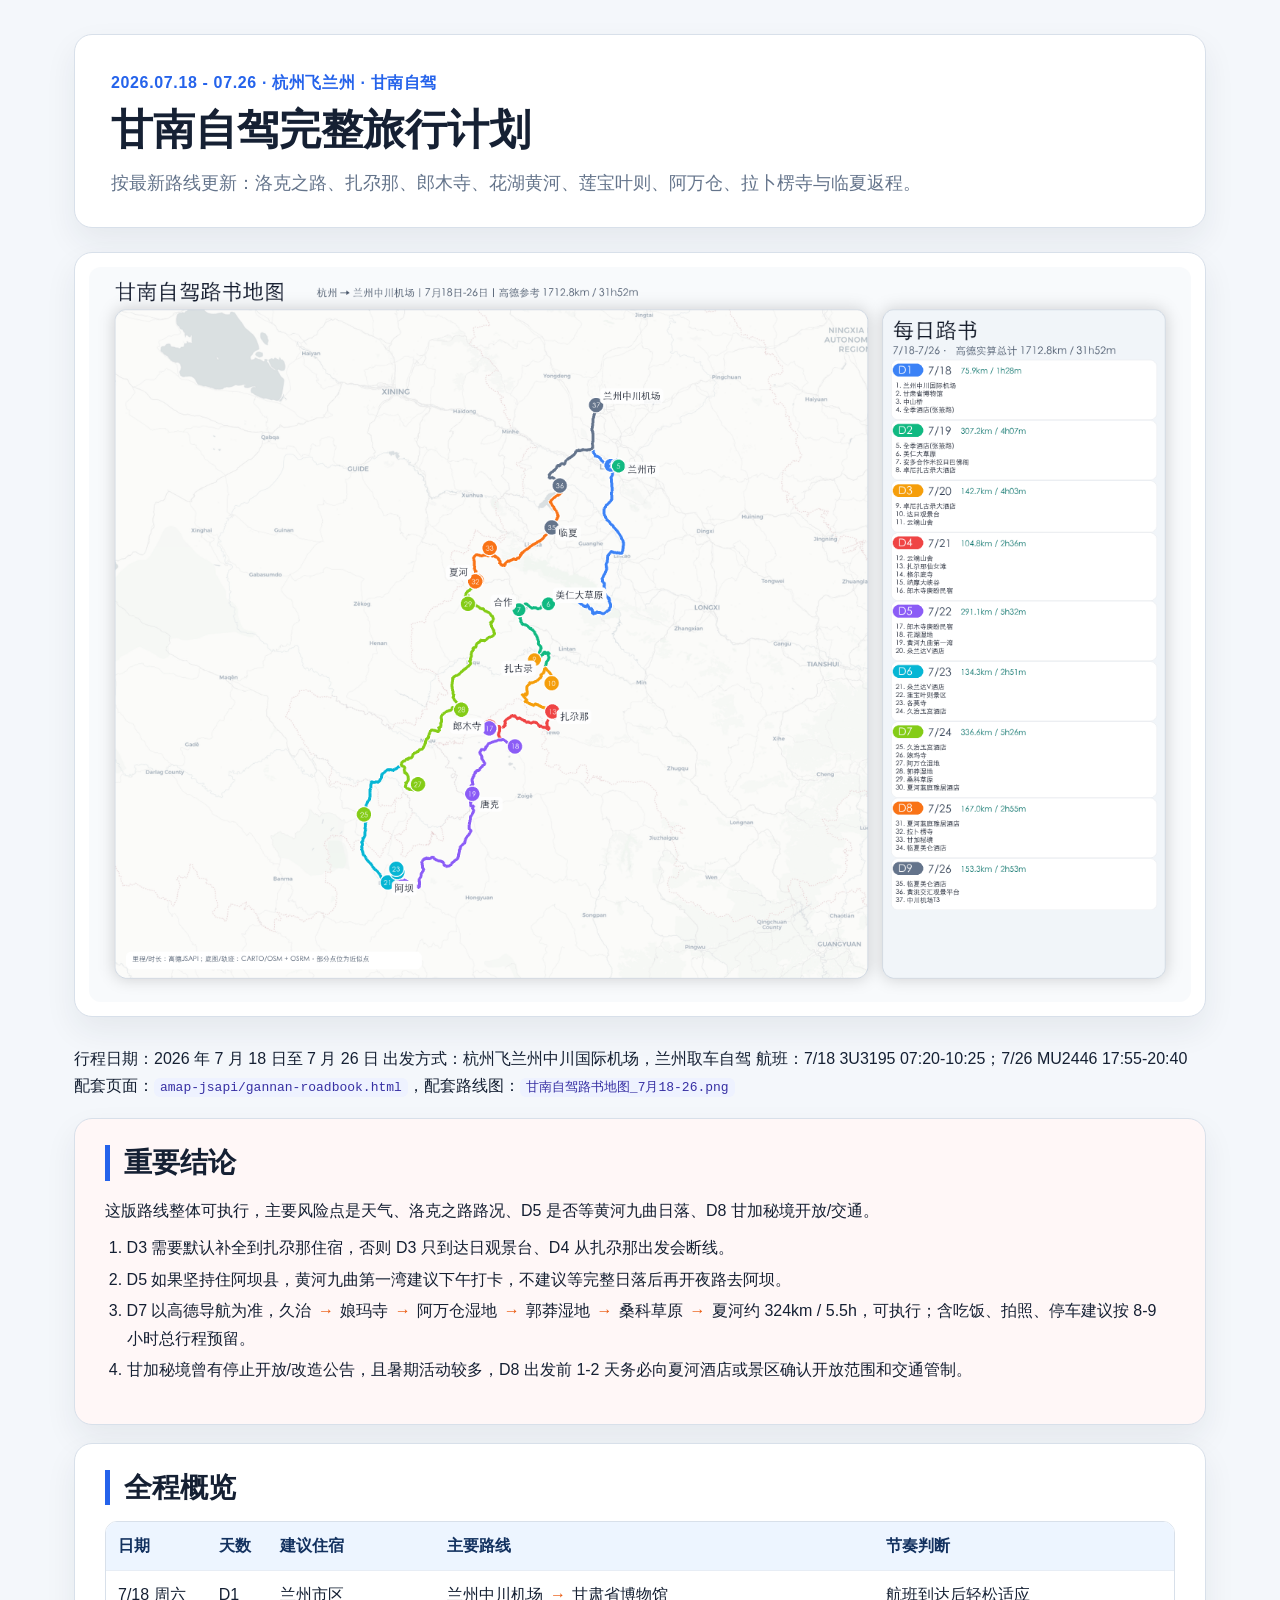
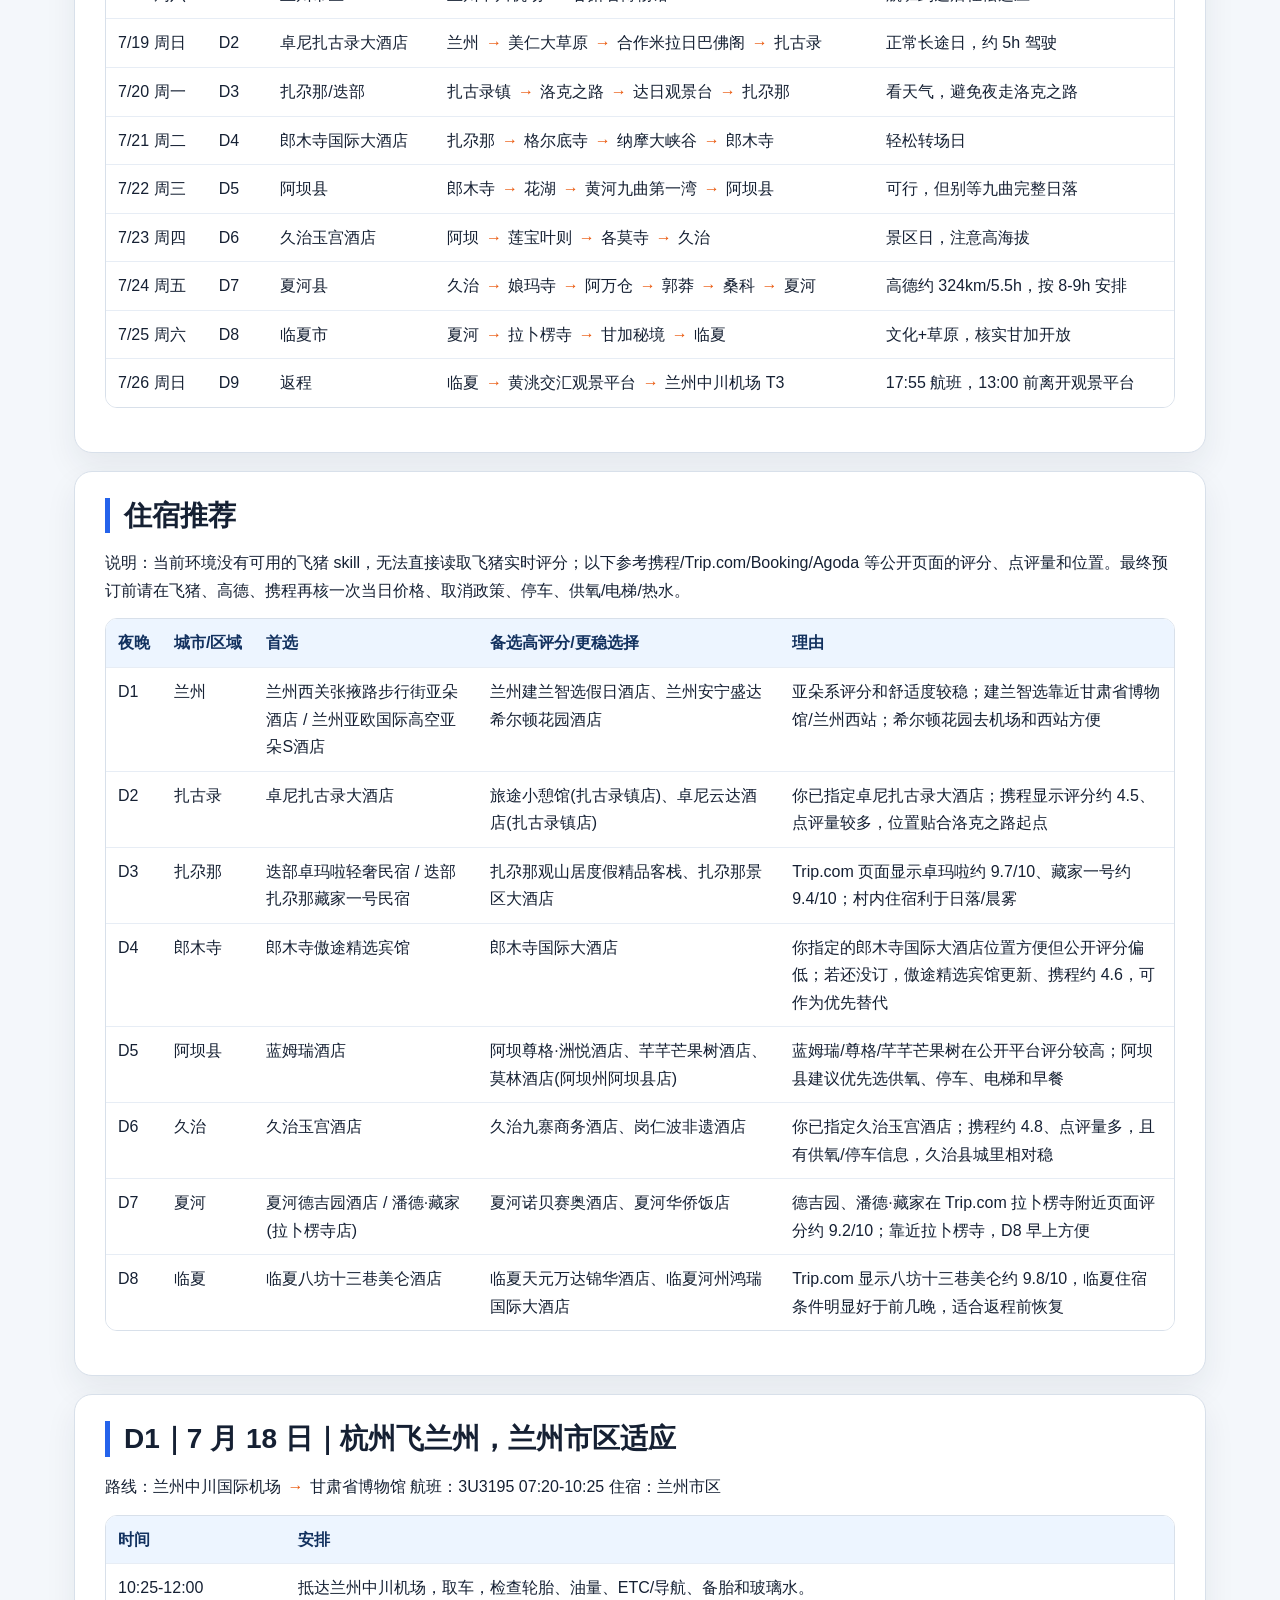
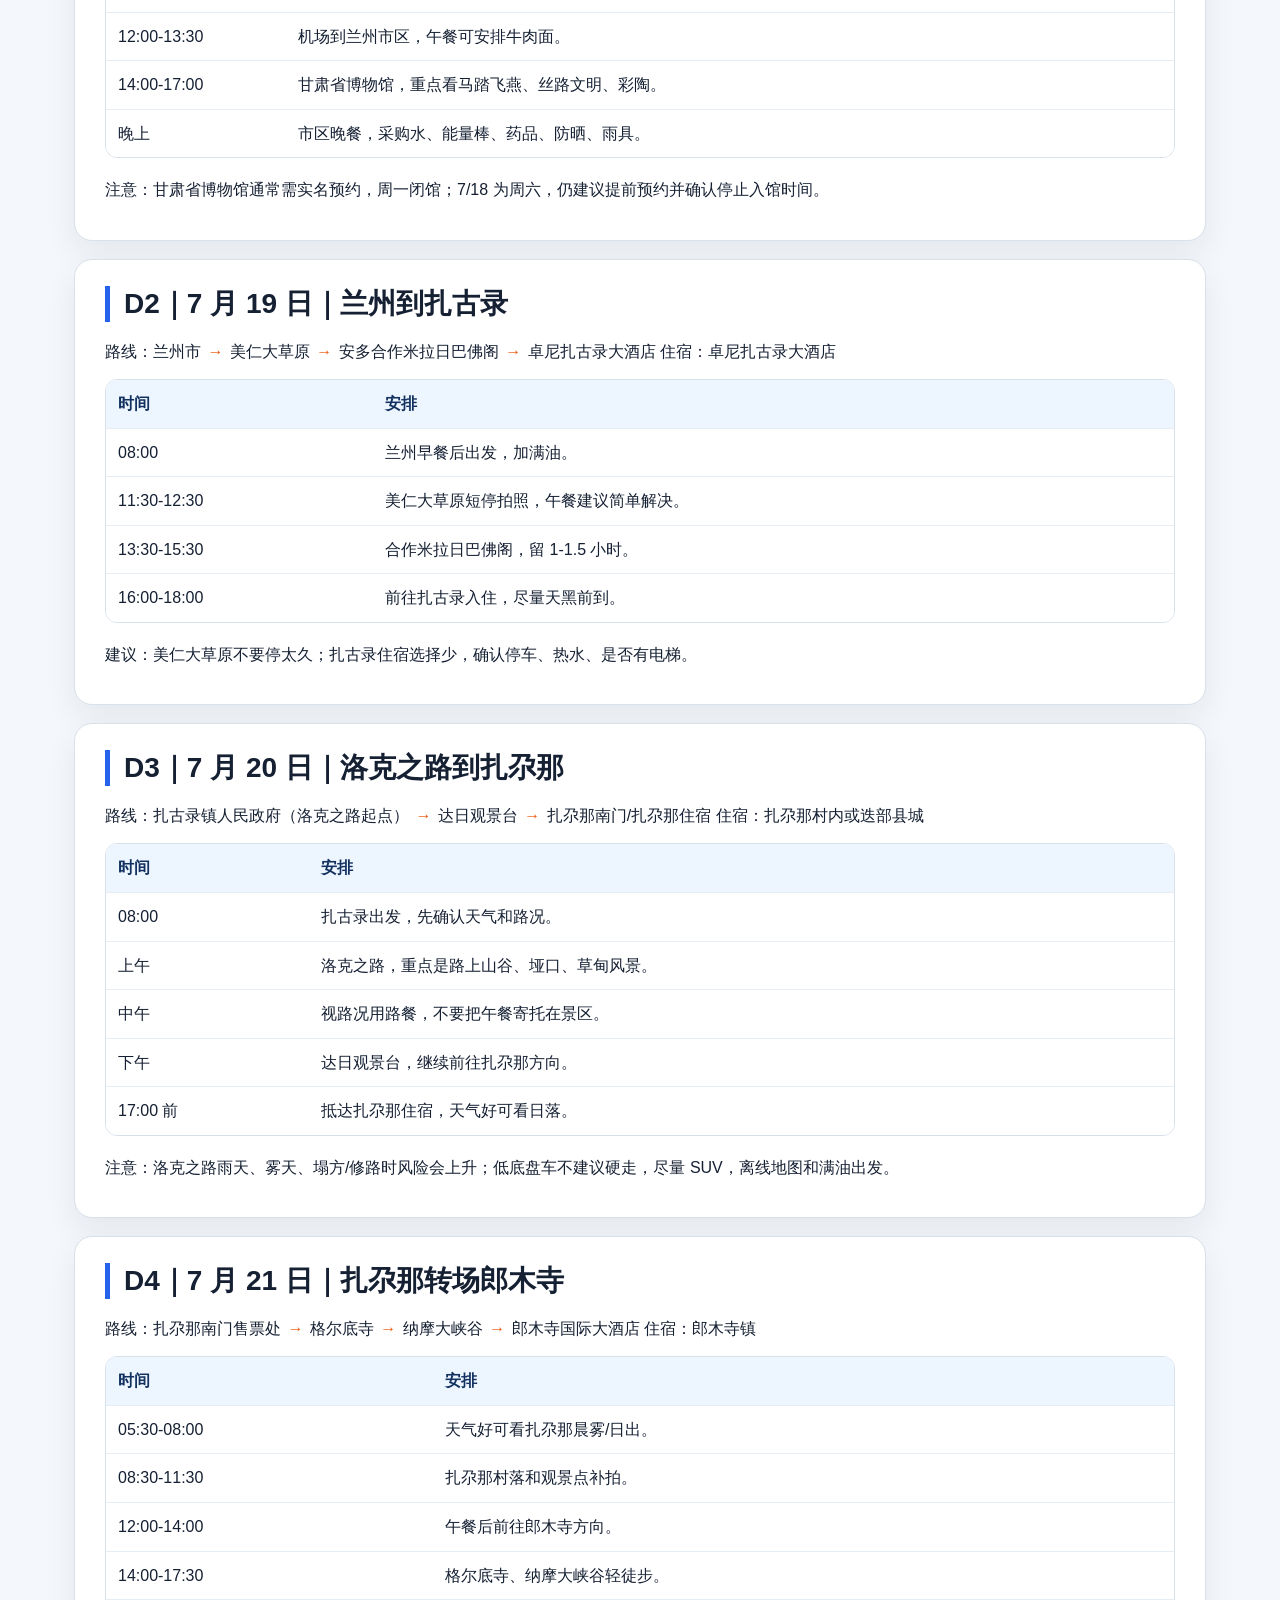
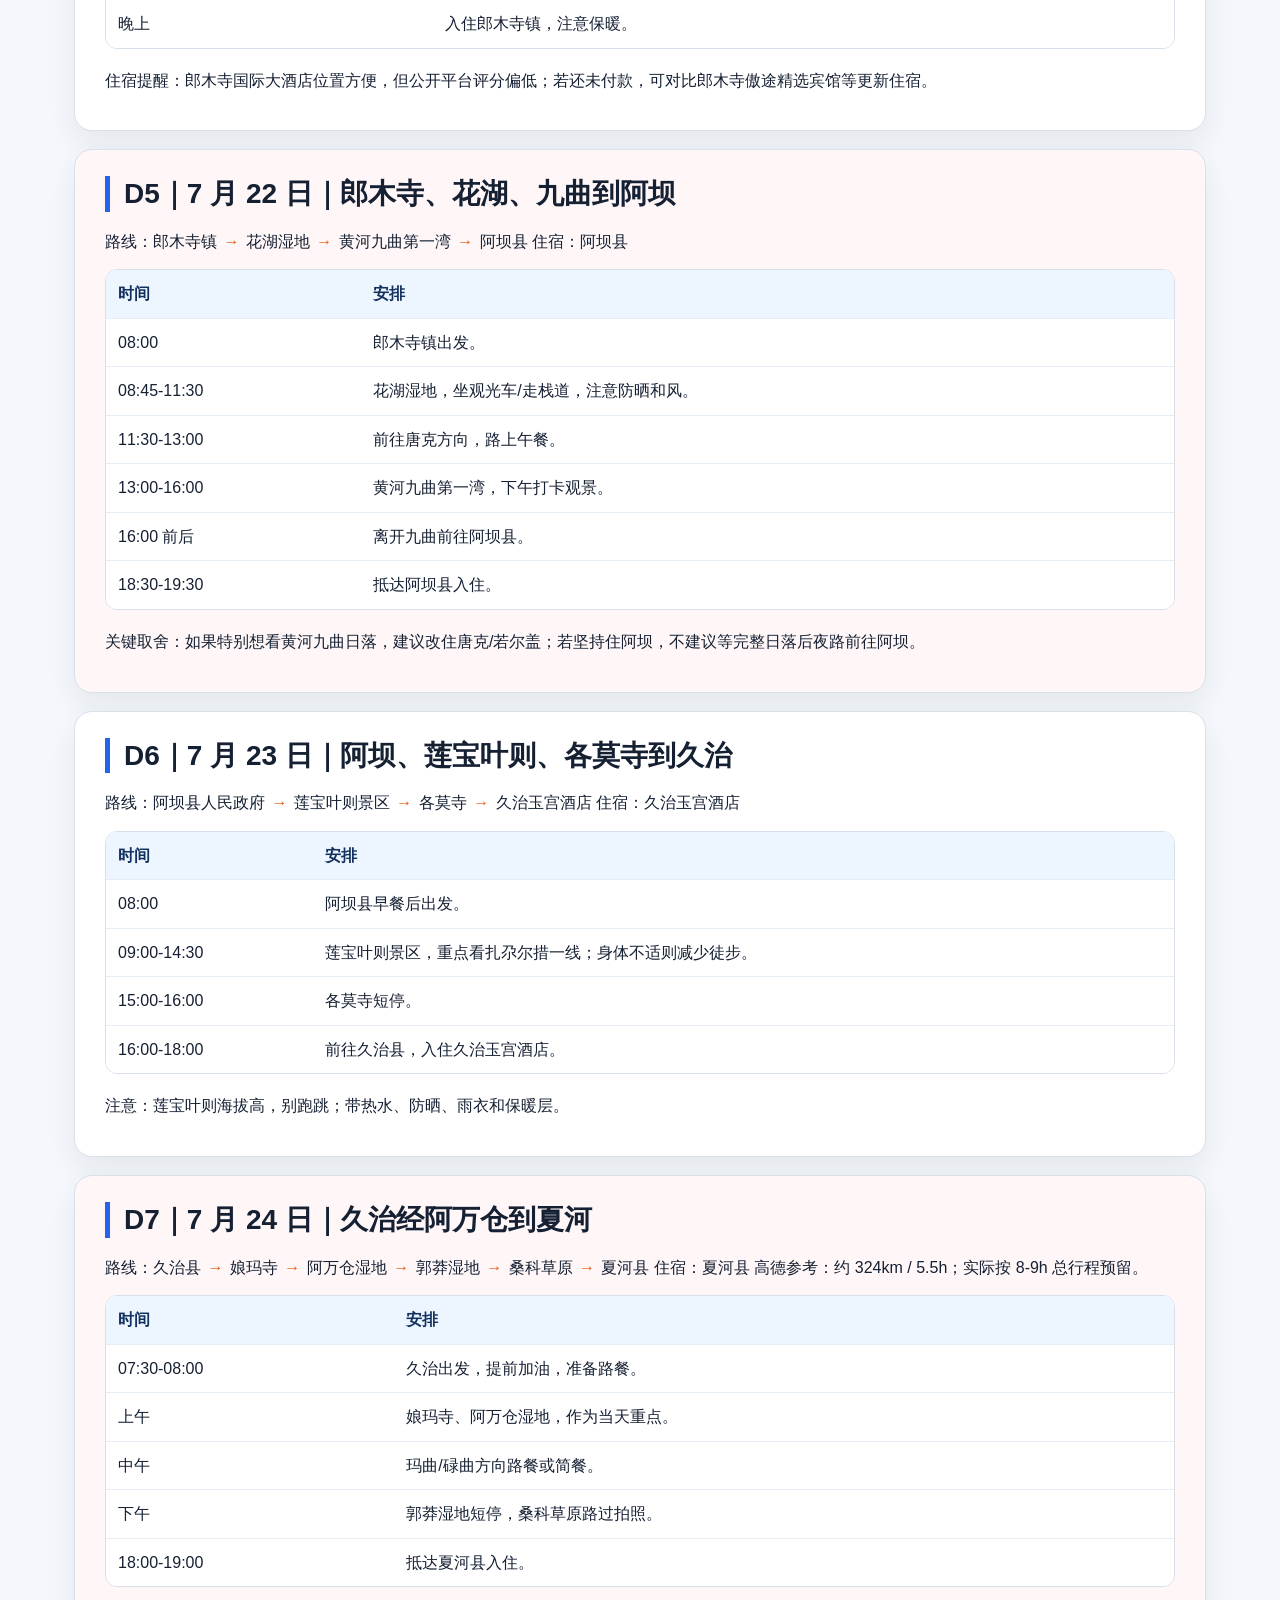
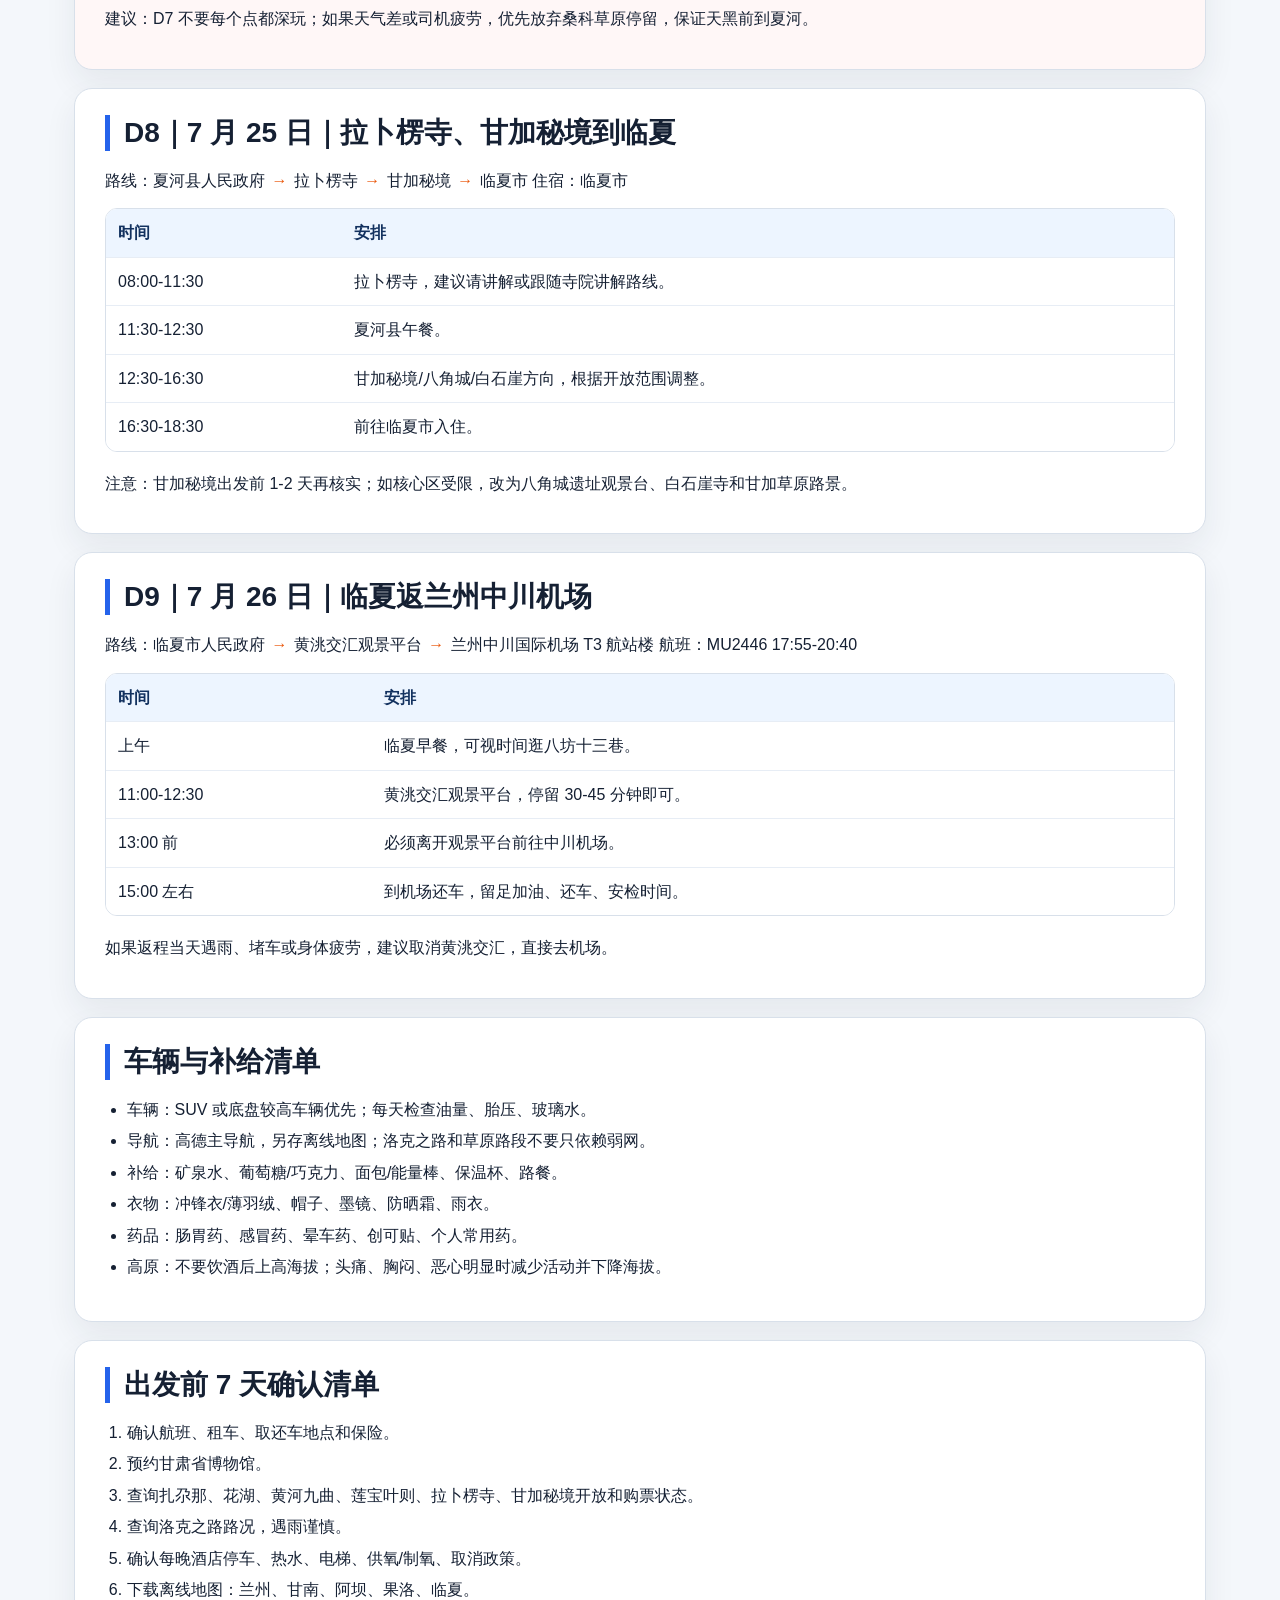
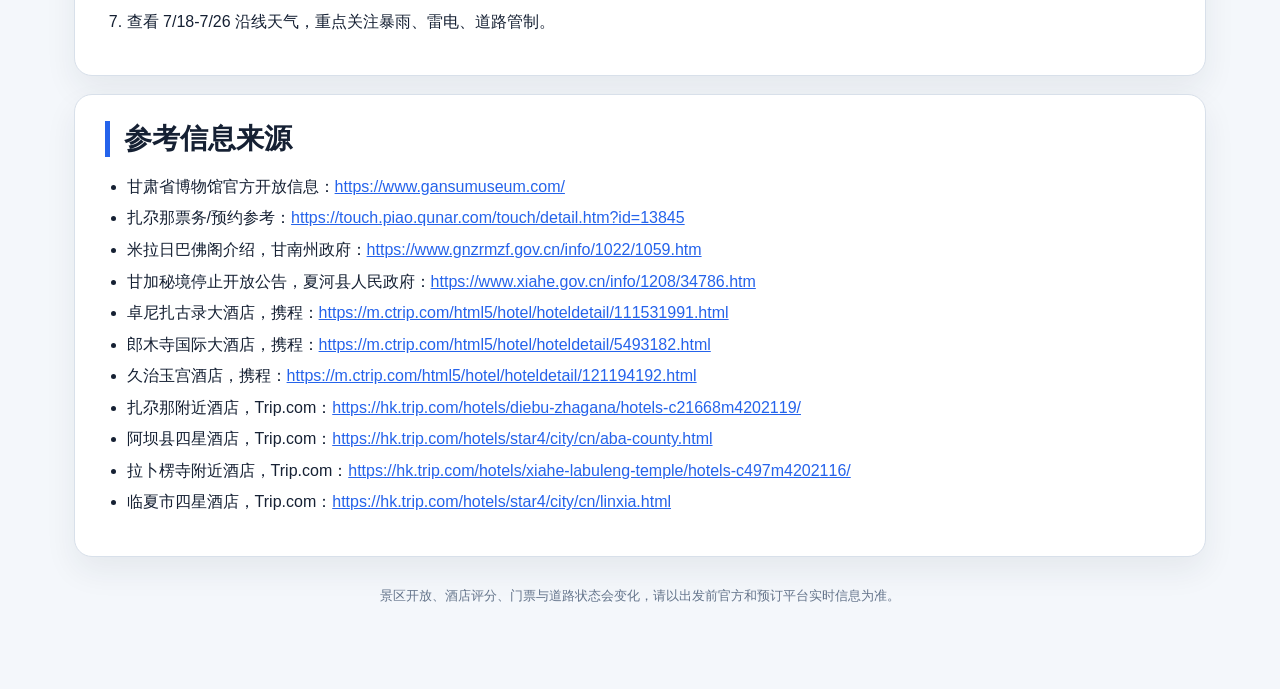
<file: gannan/甘南自驾完整旅行计划_7月18-26.html>
<!doctype html><html lang="zh-CN"><head><meta charset="utf-8"><meta name="viewport" content="width=device-width, initial-scale=1"><title>甘南自驾完整旅行计划 7月18-26日</title><style>
:root{--ink:#152033;--muted:#64748b;--line:#d8e0ea;--paper:#fff;--bg:#f4f7fb;--blue:#2563eb;--orange:#ea580c;--red:#dc2626}*{box-sizing:border-box}body{margin:0;font-family:-apple-system,BlinkMacSystemFont,"PingFang SC","Hiragino Sans GB","Microsoft YaHei",sans-serif;color:var(--ink);background:var(--bg);line-height:1.72}a{color:var(--blue);word-break:break-all}.page{max-width:1180px;margin:0 auto;padding:34px 24px 72px}.hero,section,.map-card{background:var(--paper);border:1px solid var(--line);border-radius:18px;box-shadow:0 14px 32px rgba(30,41,59,.07)}.hero{padding:34px 36px 28px}.kicker{color:var(--blue);font-weight:800;margin:0 0 8px;letter-spacing:.04em}h1{font-size:42px;line-height:1.18;margin:0 0 14px;letter-spacing:0}.subtitle{color:var(--muted);margin:0;font-size:18px}.map-card{margin:24px 0 28px;padding:14px}.map-card img{width:100%;display:block;border-radius:12px}section{margin:18px 0;padding:26px 30px}h2{font-size:28px;line-height:1.28;margin:0 0 16px;padding-left:14px;border-left:5px solid var(--blue);letter-spacing:0}h3{font-size:21px;margin:24px 0 10px}p{margin:10px 0}.label-line{font-weight:800}ul,ol{padding-left:1.35em;margin:10px 0 14px}li{margin:4px 0}code{background:#eef2ff;color:#3730a3;border-radius:6px;padding:2px 6px}.arrow{color:var(--orange);font-weight:800;padding:0 2px}.table-wrap{overflow-x:auto;margin:14px 0 18px;border:1px solid var(--line);border-radius:12px}table{width:100%;border-collapse:collapse;min-width:760px;background:#fff}th,td{padding:10px 12px;border-bottom:1px solid #e7edf5;vertical-align:top;text-align:left}th{background:#edf5ff;color:#12315f;font-weight:800;white-space:nowrap}tr:last-child td{border-bottom:0}.notice{background:#fff7f7}.footer{color:var(--muted);font-size:13px;text-align:center;margin-top:28px}@media(max-width:760px){.page{padding:18px 12px 40px}.hero,section{padding:22px 18px;border-radius:14px}h1{font-size:31px}h2{font-size:23px}table{min-width:680px}}@media print{body{background:white}.page{max-width:none;padding:0}.hero,section,.map-card{box-shadow:none;break-inside:avoid}a{color:inherit;text-decoration:none}}
</style></head><body><main class="page"><header class="hero"><p class="kicker">2026.07.18 - 07.26 · 杭州飞兰州 · 甘南自驾</p><h1>甘南自驾完整旅行计划</h1><p class="subtitle">按最新路线更新：洛克之路、扎尕那、郎木寺、花湖黄河、莲宝叶则、阿万仓、拉卜楞寺与临夏返程。</p></header><figure class="map-card"><img src="甘南自驾路书地图_7月18-26.png" alt="甘南自驾路书地图"></figure>
<p>行程日期：2026 年 7 月 18 日至 7 月 26 日 出发方式：杭州飞兰州中川国际机场，兰州取车自驾 航班：7/18 3U3195 07:20-10:25；7/26 MU2446 17:55-20:40 配套页面：<code>amap-jsapi/gannan-roadbook.html</code>，配套路线图：<code>甘南自驾路书地图_7月18-26.png</code></p>
</section><section class="notice">
<h2>重要结论</h2>

<p>这版路线整体可执行，主要风险点是天气、洛克之路路况、D5 是否等黄河九曲日落、D8 甘加秘境开放/交通。</p>
<ol>
<li>D3 需要默认补全到扎尕那住宿，否则 D3 只到达日观景台、D4 从扎尕那出发会断线。</li>
<li>D5 如果坚持住阿坝县，黄河九曲第一湾建议下午打卡，不建议等完整日落后再开夜路去阿坝。</li>
<li>D7 以高德导航为准，久治 <span class="arrow">→</span> 娘玛寺 <span class="arrow">→</span> 阿万仓湿地 <span class="arrow">→</span> 郭莽湿地 <span class="arrow">→</span> 桑科草原 <span class="arrow">→</span> 夏河约 324km / 5.5h，可执行；含吃饭、拍照、停车建议按 8-9 小时总行程预留。</li>
<li>甘加秘境曾有停止开放/改造公告，且暑期活动较多，D8 出发前 1-2 天务必向夏河酒店或景区确认开放范围和交通管制。</li>
</ol>
</section><section>
<h2>全程概览</h2>

<div class="table-wrap"><table>
<thead><tr><th>日期</th><th>天数</th><th>建议住宿</th><th>主要路线</th><th>节奏判断</th></tr></thead>
<tbody>
<tr><td>7/18 周六</td><td>D1</td><td>兰州市区</td><td>兰州中川机场 <span class="arrow">→</span> 甘肃省博物馆</td><td>航班到达后轻松适应</td></tr>
<tr><td>7/19 周日</td><td>D2</td><td>卓尼扎古录大酒店</td><td>兰州 <span class="arrow">→</span> 美仁大草原 <span class="arrow">→</span> 合作米拉日巴佛阁 <span class="arrow">→</span> 扎古录</td><td>正常长途日，约 5h 驾驶</td></tr>
<tr><td>7/20 周一</td><td>D3</td><td>扎尕那/迭部</td><td>扎古录镇 <span class="arrow">→</span> 洛克之路 <span class="arrow">→</span> 达日观景台 <span class="arrow">→</span> 扎尕那</td><td>看天气，避免夜走洛克之路</td></tr>
<tr><td>7/21 周二</td><td>D4</td><td>郎木寺国际大酒店</td><td>扎尕那 <span class="arrow">→</span> 格尔底寺 <span class="arrow">→</span> 纳摩大峡谷 <span class="arrow">→</span> 郎木寺</td><td>轻松转场日</td></tr>
<tr><td>7/22 周三</td><td>D5</td><td>阿坝县</td><td>郎木寺 <span class="arrow">→</span> 花湖 <span class="arrow">→</span> 黄河九曲第一湾 <span class="arrow">→</span> 阿坝县</td><td>可行，但别等九曲完整日落</td></tr>
<tr><td>7/23 周四</td><td>D6</td><td>久治玉宫酒店</td><td>阿坝 <span class="arrow">→</span> 莲宝叶则 <span class="arrow">→</span> 各莫寺 <span class="arrow">→</span> 久治</td><td>景区日，注意高海拔</td></tr>
<tr><td>7/24 周五</td><td>D7</td><td>夏河县</td><td>久治 <span class="arrow">→</span> 娘玛寺 <span class="arrow">→</span> 阿万仓 <span class="arrow">→</span> 郭莽 <span class="arrow">→</span> 桑科 <span class="arrow">→</span> 夏河</td><td>高德约 324km/5.5h，按 8-9h 安排</td></tr>
<tr><td>7/25 周六</td><td>D8</td><td>临夏市</td><td>夏河 <span class="arrow">→</span> 拉卜楞寺 <span class="arrow">→</span> 甘加秘境 <span class="arrow">→</span> 临夏</td><td>文化+草原，核实甘加开放</td></tr>
<tr><td>7/26 周日</td><td>D9</td><td>返程</td><td>临夏 <span class="arrow">→</span> 黄洮交汇观景平台 <span class="arrow">→</span> 兰州中川机场 T3</td><td>17:55 航班，13:00 前离开观景平台</td></tr>
</tbody></table></div>
</section><section>
<h2>住宿推荐</h2>

<p>说明：当前环境没有可用的飞猪 skill，无法直接读取飞猪实时评分；以下参考携程/Trip.com/Booking/Agoda 等公开页面的评分、点评量和位置。最终预订前请在飞猪、高德、携程再核一次当日价格、取消政策、停车、供氧/电梯/热水。</p>
<div class="table-wrap"><table>
<thead><tr><th>夜晚</th><th>城市/区域</th><th>首选</th><th>备选高评分/更稳选择</th><th>理由</th></tr></thead>
<tbody>
<tr><td>D1</td><td>兰州</td><td>兰州西关张掖路步行街亚朵酒店 / 兰州亚欧国际高空亚朵S酒店</td><td>兰州建兰智选假日酒店、兰州安宁盛达希尔顿花园酒店</td><td>亚朵系评分和舒适度较稳；建兰智选靠近甘肃省博物馆/兰州西站；希尔顿花园去机场和西站方便</td></tr>
<tr><td>D2</td><td>扎古录</td><td>卓尼扎古录大酒店</td><td>旅途小憩馆(扎古录镇店)、卓尼云达酒店(扎古录镇店)</td><td>你已指定卓尼扎古录大酒店；携程显示评分约 4.5、点评量较多，位置贴合洛克之路起点</td></tr>
<tr><td>D3</td><td>扎尕那</td><td>迭部卓玛啦轻奢民宿 / 迭部扎尕那藏家一号民宿</td><td>扎尕那观山居度假精品客栈、扎尕那景区大酒店</td><td>Trip.com 页面显示卓玛啦约 9.7/10、藏家一号约 9.4/10；村内住宿利于日落/晨雾</td></tr>
<tr><td>D4</td><td>郎木寺</td><td>郎木寺傲途精选宾馆</td><td>郎木寺国际大酒店</td><td>你指定的郎木寺国际大酒店位置方便但公开评分偏低；若还没订，傲途精选宾馆更新、携程约 4.6，可作为优先替代</td></tr>
<tr><td>D5</td><td>阿坝县</td><td>蓝姆瑞酒店</td><td>阿坝尊格·洲悦酒店、芊芊芒果树酒店、莫林酒店(阿坝州阿坝县店)</td><td>蓝姆瑞/尊格/芊芊芒果树在公开平台评分较高；阿坝县建议优先选供氧、停车、电梯和早餐</td></tr>
<tr><td>D6</td><td>久治</td><td>久治玉宫酒店</td><td>久治九寨商务酒店、岗仁波非遗酒店</td><td>你已指定久治玉宫酒店；携程约 4.8、点评量多，且有供氧/停车信息，久治县城里相对稳</td></tr>
<tr><td>D7</td><td>夏河</td><td>夏河德吉园酒店 / 潘德·藏家(拉卜楞寺店)</td><td>夏河诺贝赛奥酒店、夏河华侨饭店</td><td>德吉园、潘德·藏家在 Trip.com 拉卜楞寺附近页面评分约 9.2/10；靠近拉卜楞寺，D8 早上方便</td></tr>
<tr><td>D8</td><td>临夏</td><td>临夏八坊十三巷美仑酒店</td><td>临夏天元万达锦华酒店、临夏河州鸿瑞国际大酒店</td><td>Trip.com 显示八坊十三巷美仑约 9.8/10，临夏住宿条件明显好于前几晚，适合返程前恢复</td></tr>
</tbody></table></div>
</section><section>
<h2>D1｜7 月 18 日｜杭州飞兰州，兰州市区适应</h2>

<p>路线：兰州中川国际机场 <span class="arrow">→</span> 甘肃省博物馆 航班：3U3195 07:20-10:25 住宿：兰州市区</p>
<div class="table-wrap"><table>
<thead><tr><th>时间</th><th>安排</th></tr></thead>
<tbody>
<tr><td>10:25-12:00</td><td>抵达兰州中川机场，取车，检查轮胎、油量、ETC/导航、备胎和玻璃水。</td></tr>
<tr><td>12:00-13:30</td><td>机场到兰州市区，午餐可安排牛肉面。</td></tr>
<tr><td>14:00-17:00</td><td>甘肃省博物馆，重点看马踏飞燕、丝路文明、彩陶。</td></tr>
<tr><td>晚上</td><td>市区晚餐，采购水、能量棒、药品、防晒、雨具。</td></tr>
</tbody></table></div>
<p>注意：甘肃省博物馆通常需实名预约，周一闭馆；7/18 为周六，仍建议提前预约并确认停止入馆时间。</p>
</section><section>
<h2>D2｜7 月 19 日｜兰州到扎古录</h2>

<p>路线：兰州市 <span class="arrow">→</span> 美仁大草原 <span class="arrow">→</span> 安多合作米拉日巴佛阁 <span class="arrow">→</span> 卓尼扎古录大酒店 住宿：卓尼扎古录大酒店</p>
<div class="table-wrap"><table>
<thead><tr><th>时间</th><th>安排</th></tr></thead>
<tbody>
<tr><td>08:00</td><td>兰州早餐后出发，加满油。</td></tr>
<tr><td>11:30-12:30</td><td>美仁大草原短停拍照，午餐建议简单解决。</td></tr>
<tr><td>13:30-15:30</td><td>合作米拉日巴佛阁，留 1-1.5 小时。</td></tr>
<tr><td>16:00-18:00</td><td>前往扎古录入住，尽量天黑前到。</td></tr>
</tbody></table></div>
<p>建议：美仁大草原不要停太久；扎古录住宿选择少，确认停车、热水、是否有电梯。</p>
</section><section>
<h2>D3｜7 月 20 日｜洛克之路到扎尕那</h2>

<p>路线：扎古录镇人民政府（洛克之路起点） <span class="arrow">→</span> 达日观景台 <span class="arrow">→</span> 扎尕那南门/扎尕那住宿 住宿：扎尕那村内或迭部县城</p>
<div class="table-wrap"><table>
<thead><tr><th>时间</th><th>安排</th></tr></thead>
<tbody>
<tr><td>08:00</td><td>扎古录出发，先确认天气和路况。</td></tr>
<tr><td>上午</td><td>洛克之路，重点是路上山谷、垭口、草甸风景。</td></tr>
<tr><td>中午</td><td>视路况用路餐，不要把午餐寄托在景区。</td></tr>
<tr><td>下午</td><td>达日观景台，继续前往扎尕那方向。</td></tr>
<tr><td>17:00 前</td><td>抵达扎尕那住宿，天气好可看日落。</td></tr>
</tbody></table></div>
<p>注意：洛克之路雨天、雾天、塌方/修路时风险会上升；低底盘车不建议硬走，尽量 SUV，离线地图和满油出发。</p>
</section><section>
<h2>D4｜7 月 21 日｜扎尕那转场郎木寺</h2>

<p>路线：扎尕那南门售票处 <span class="arrow">→</span> 格尔底寺 <span class="arrow">→</span> 纳摩大峡谷 <span class="arrow">→</span> 郎木寺国际大酒店 住宿：郎木寺镇</p>
<div class="table-wrap"><table>
<thead><tr><th>时间</th><th>安排</th></tr></thead>
<tbody>
<tr><td>05:30-08:00</td><td>天气好可看扎尕那晨雾/日出。</td></tr>
<tr><td>08:30-11:30</td><td>扎尕那村落和观景点补拍。</td></tr>
<tr><td>12:00-14:00</td><td>午餐后前往郎木寺方向。</td></tr>
<tr><td>14:00-17:30</td><td>格尔底寺、纳摩大峡谷轻徒步。</td></tr>
<tr><td>晚上</td><td>入住郎木寺镇，注意保暖。</td></tr>
</tbody></table></div>
<p>住宿提醒：郎木寺国际大酒店位置方便，但公开平台评分偏低；若还未付款，可对比郎木寺傲途精选宾馆等更新住宿。</p>
</section><section class="notice">
<h2>D5｜7 月 22 日｜郎木寺、花湖、九曲到阿坝</h2>

<p>路线：郎木寺镇 <span class="arrow">→</span> 花湖湿地 <span class="arrow">→</span> 黄河九曲第一湾 <span class="arrow">→</span> 阿坝县 住宿：阿坝县</p>
<div class="table-wrap"><table>
<thead><tr><th>时间</th><th>安排</th></tr></thead>
<tbody>
<tr><td>08:00</td><td>郎木寺镇出发。</td></tr>
<tr><td>08:45-11:30</td><td>花湖湿地，坐观光车/走栈道，注意防晒和风。</td></tr>
<tr><td>11:30-13:00</td><td>前往唐克方向，路上午餐。</td></tr>
<tr><td>13:00-16:00</td><td>黄河九曲第一湾，下午打卡观景。</td></tr>
<tr><td>16:00 前后</td><td>离开九曲前往阿坝县。</td></tr>
<tr><td>18:30-19:30</td><td>抵达阿坝县入住。</td></tr>
</tbody></table></div>
<p>关键取舍：如果特别想看黄河九曲日落，建议改住唐克/若尔盖；若坚持住阿坝，不建议等完整日落后夜路前往阿坝。</p>
</section><section>
<h2>D6｜7 月 23 日｜阿坝、莲宝叶则、各莫寺到久治</h2>

<p>路线：阿坝县人民政府 <span class="arrow">→</span> 莲宝叶则景区 <span class="arrow">→</span> 各莫寺 <span class="arrow">→</span> 久治玉宫酒店 住宿：久治玉宫酒店</p>
<div class="table-wrap"><table>
<thead><tr><th>时间</th><th>安排</th></tr></thead>
<tbody>
<tr><td>08:00</td><td>阿坝县早餐后出发。</td></tr>
<tr><td>09:00-14:30</td><td>莲宝叶则景区，重点看扎尕尔措一线；身体不适则减少徒步。</td></tr>
<tr><td>15:00-16:00</td><td>各莫寺短停。</td></tr>
<tr><td>16:00-18:00</td><td>前往久治县，入住久治玉宫酒店。</td></tr>
</tbody></table></div>
<p>注意：莲宝叶则海拔高，别跑跳；带热水、防晒、雨衣和保暖层。</p>
</section><section class="notice">
<h2>D7｜7 月 24 日｜久治经阿万仓到夏河</h2>

<p>路线：久治县 <span class="arrow">→</span> 娘玛寺 <span class="arrow">→</span> 阿万仓湿地 <span class="arrow">→</span> 郭莽湿地 <span class="arrow">→</span> 桑科草原 <span class="arrow">→</span> 夏河县 住宿：夏河县 高德参考：约 324km / 5.5h；实际按 8-9h 总行程预留。</p>
<div class="table-wrap"><table>
<thead><tr><th>时间</th><th>安排</th></tr></thead>
<tbody>
<tr><td>07:30-08:00</td><td>久治出发，提前加油，准备路餐。</td></tr>
<tr><td>上午</td><td>娘玛寺、阿万仓湿地，作为当天重点。</td></tr>
<tr><td>中午</td><td>玛曲/碌曲方向路餐或简餐。</td></tr>
<tr><td>下午</td><td>郭莽湿地短停，桑科草原路过拍照。</td></tr>
<tr><td>18:00-19:00</td><td>抵达夏河县入住。</td></tr>
</tbody></table></div>
<p>建议：D7 不要每个点都深玩；如果天气差或司机疲劳，优先放弃桑科草原停留，保证天黑前到夏河。</p>
</section><section>
<h2>D8｜7 月 25 日｜拉卜楞寺、甘加秘境到临夏</h2>

<p>路线：夏河县人民政府 <span class="arrow">→</span> 拉卜楞寺 <span class="arrow">→</span> 甘加秘境 <span class="arrow">→</span> 临夏市 住宿：临夏市</p>
<div class="table-wrap"><table>
<thead><tr><th>时间</th><th>安排</th></tr></thead>
<tbody>
<tr><td>08:00-11:30</td><td>拉卜楞寺，建议请讲解或跟随寺院讲解路线。</td></tr>
<tr><td>11:30-12:30</td><td>夏河县午餐。</td></tr>
<tr><td>12:30-16:30</td><td>甘加秘境/八角城/白石崖方向，根据开放范围调整。</td></tr>
<tr><td>16:30-18:30</td><td>前往临夏市入住。</td></tr>
</tbody></table></div>
<p>注意：甘加秘境出发前 1-2 天再核实；如核心区受限，改为八角城遗址观景台、白石崖寺和甘加草原路景。</p>
</section><section>
<h2>D9｜7 月 26 日｜临夏返兰州中川机场</h2>

<p>路线：临夏市人民政府 <span class="arrow">→</span> 黄洮交汇观景平台 <span class="arrow">→</span> 兰州中川国际机场 T3 航站楼 航班：MU2446 17:55-20:40</p>
<div class="table-wrap"><table>
<thead><tr><th>时间</th><th>安排</th></tr></thead>
<tbody>
<tr><td>上午</td><td>临夏早餐，可视时间逛八坊十三巷。</td></tr>
<tr><td>11:00-12:30</td><td>黄洮交汇观景平台，停留 30-45 分钟即可。</td></tr>
<tr><td>13:00 前</td><td>必须离开观景平台前往中川机场。</td></tr>
<tr><td>15:00 左右</td><td>到机场还车，留足加油、还车、安检时间。</td></tr>
</tbody></table></div>
<p>如果返程当天遇雨、堵车或身体疲劳，建议取消黄洮交汇，直接去机场。</p>
</section><section>
<h2>车辆与补给清单</h2>

<ul>
<li>车辆：SUV 或底盘较高车辆优先；每天检查油量、胎压、玻璃水。</li>
<li>导航：高德主导航，另存离线地图；洛克之路和草原路段不要只依赖弱网。</li>
<li>补给：矿泉水、葡萄糖/巧克力、面包/能量棒、保温杯、路餐。</li>
<li>衣物：冲锋衣/薄羽绒、帽子、墨镜、防晒霜、雨衣。</li>
<li>药品：肠胃药、感冒药、晕车药、创可贴、个人常用药。</li>
<li>高原：不要饮酒后上高海拔；头痛、胸闷、恶心明显时减少活动并下降海拔。</li>
</ul>
</section><section>
<h2>出发前 7 天确认清单</h2>

<ol>
<li>确认航班、租车、取还车地点和保险。</li>
<li>预约甘肃省博物馆。</li>
<li>查询扎尕那、花湖、黄河九曲、莲宝叶则、拉卜楞寺、甘加秘境开放和购票状态。</li>
<li>查询洛克之路路况，遇雨谨慎。</li>
<li>确认每晚酒店停车、热水、电梯、供氧/制氧、取消政策。</li>
<li>下载离线地图：兰州、甘南、阿坝、果洛、临夏。</li>
<li>查看 7/18-7/26 沿线天气，重点关注暴雨、雷电、道路管制。</li>
</ol>
</section><section>
<h2>参考信息来源</h2>

<ul>
<li>甘肃省博物馆官方开放信息：<a href="https://www.gansumuseum.com/" target="_blank" rel="noreferrer">https://www.gansumuseum.com/</a></li>
<li>扎尕那票务/预约参考：<a href="https://touch.piao.qunar.com/touch/detail.htm?id=13845" target="_blank" rel="noreferrer">https://touch.piao.qunar.com/touch/detail.htm?id=13845</a></li>
<li>米拉日巴佛阁介绍，甘南州政府：<a href="https://www.gnzrmzf.gov.cn/info/1022/1059.htm" target="_blank" rel="noreferrer">https://www.gnzrmzf.gov.cn/info/1022/1059.htm</a></li>
<li>甘加秘境停止开放公告，夏河县人民政府：<a href="https://www.xiahe.gov.cn/info/1208/34786.htm" target="_blank" rel="noreferrer">https://www.xiahe.gov.cn/info/1208/34786.htm</a></li>
<li>卓尼扎古录大酒店，携程：<a href="https://m.ctrip.com/html5/hotel/hoteldetail/111531991.html" target="_blank" rel="noreferrer">https://m.ctrip.com/html5/hotel/hoteldetail/111531991.html</a></li>
<li>郎木寺国际大酒店，携程：<a href="https://m.ctrip.com/html5/hotel/hoteldetail/5493182.html" target="_blank" rel="noreferrer">https://m.ctrip.com/html5/hotel/hoteldetail/5493182.html</a></li>
<li>久治玉宫酒店，携程：<a href="https://m.ctrip.com/html5/hotel/hoteldetail/121194192.html" target="_blank" rel="noreferrer">https://m.ctrip.com/html5/hotel/hoteldetail/121194192.html</a></li>
<li>扎尕那附近酒店，Trip.com：<a href="https://hk.trip.com/hotels/diebu-zhagana/hotels-c21668m4202119/" target="_blank" rel="noreferrer">https://hk.trip.com/hotels/diebu-zhagana/hotels-c21668m4202119/</a></li>
<li>阿坝县四星酒店，Trip.com：<a href="https://hk.trip.com/hotels/star4/city/cn/aba-county.html" target="_blank" rel="noreferrer">https://hk.trip.com/hotels/star4/city/cn/aba-county.html</a></li>
<li>拉卜楞寺附近酒店，Trip.com：<a href="https://hk.trip.com/hotels/xiahe-labuleng-temple/hotels-c497m4202116/" target="_blank" rel="noreferrer">https://hk.trip.com/hotels/xiahe-labuleng-temple/hotels-c497m4202116/</a></li>
<li>临夏市四星酒店，Trip.com：<a href="https://hk.trip.com/hotels/star4/city/cn/linxia.html" target="_blank" rel="noreferrer">https://hk.trip.com/hotels/star4/city/cn/linxia.html</a></li>
</ul></section><p class="footer">景区开放、酒店评分、门票与道路状态会变化，请以出发前官方和预订平台实时信息为准。</p></main></body></html>
</file>
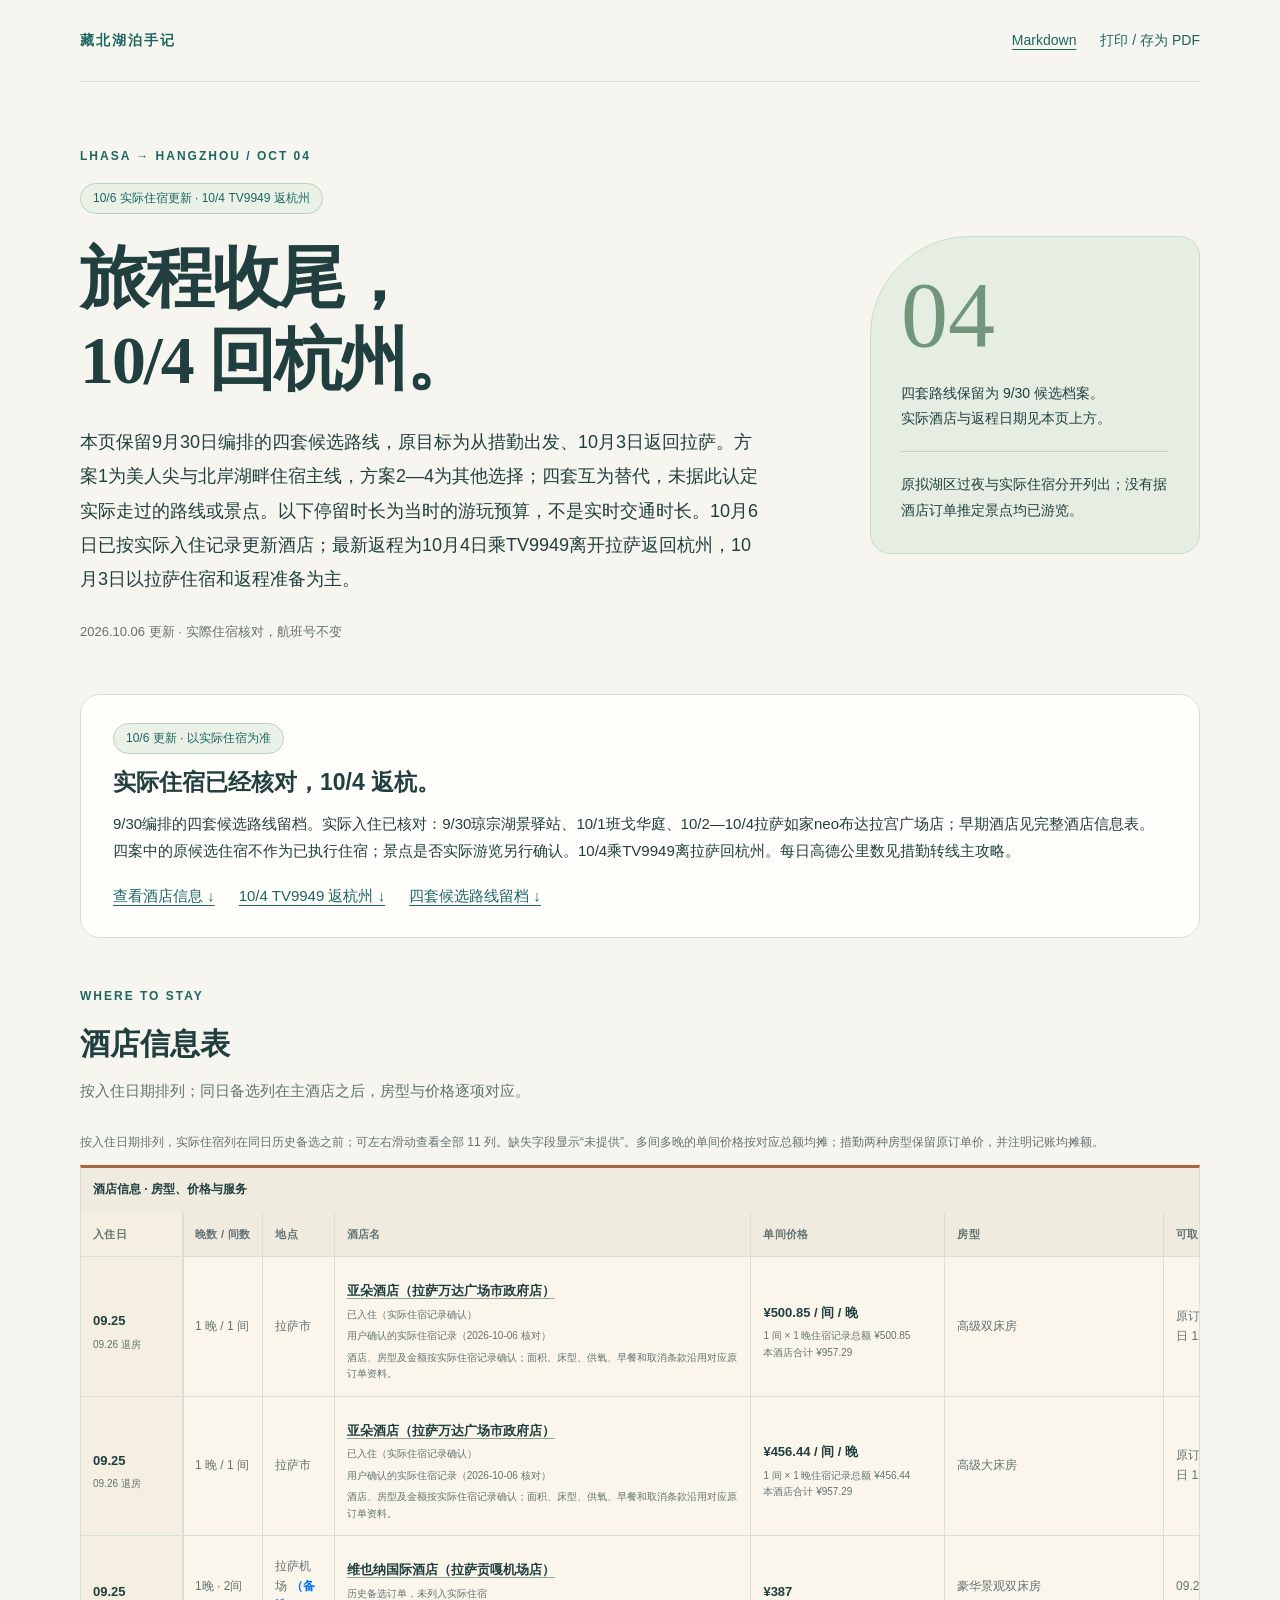
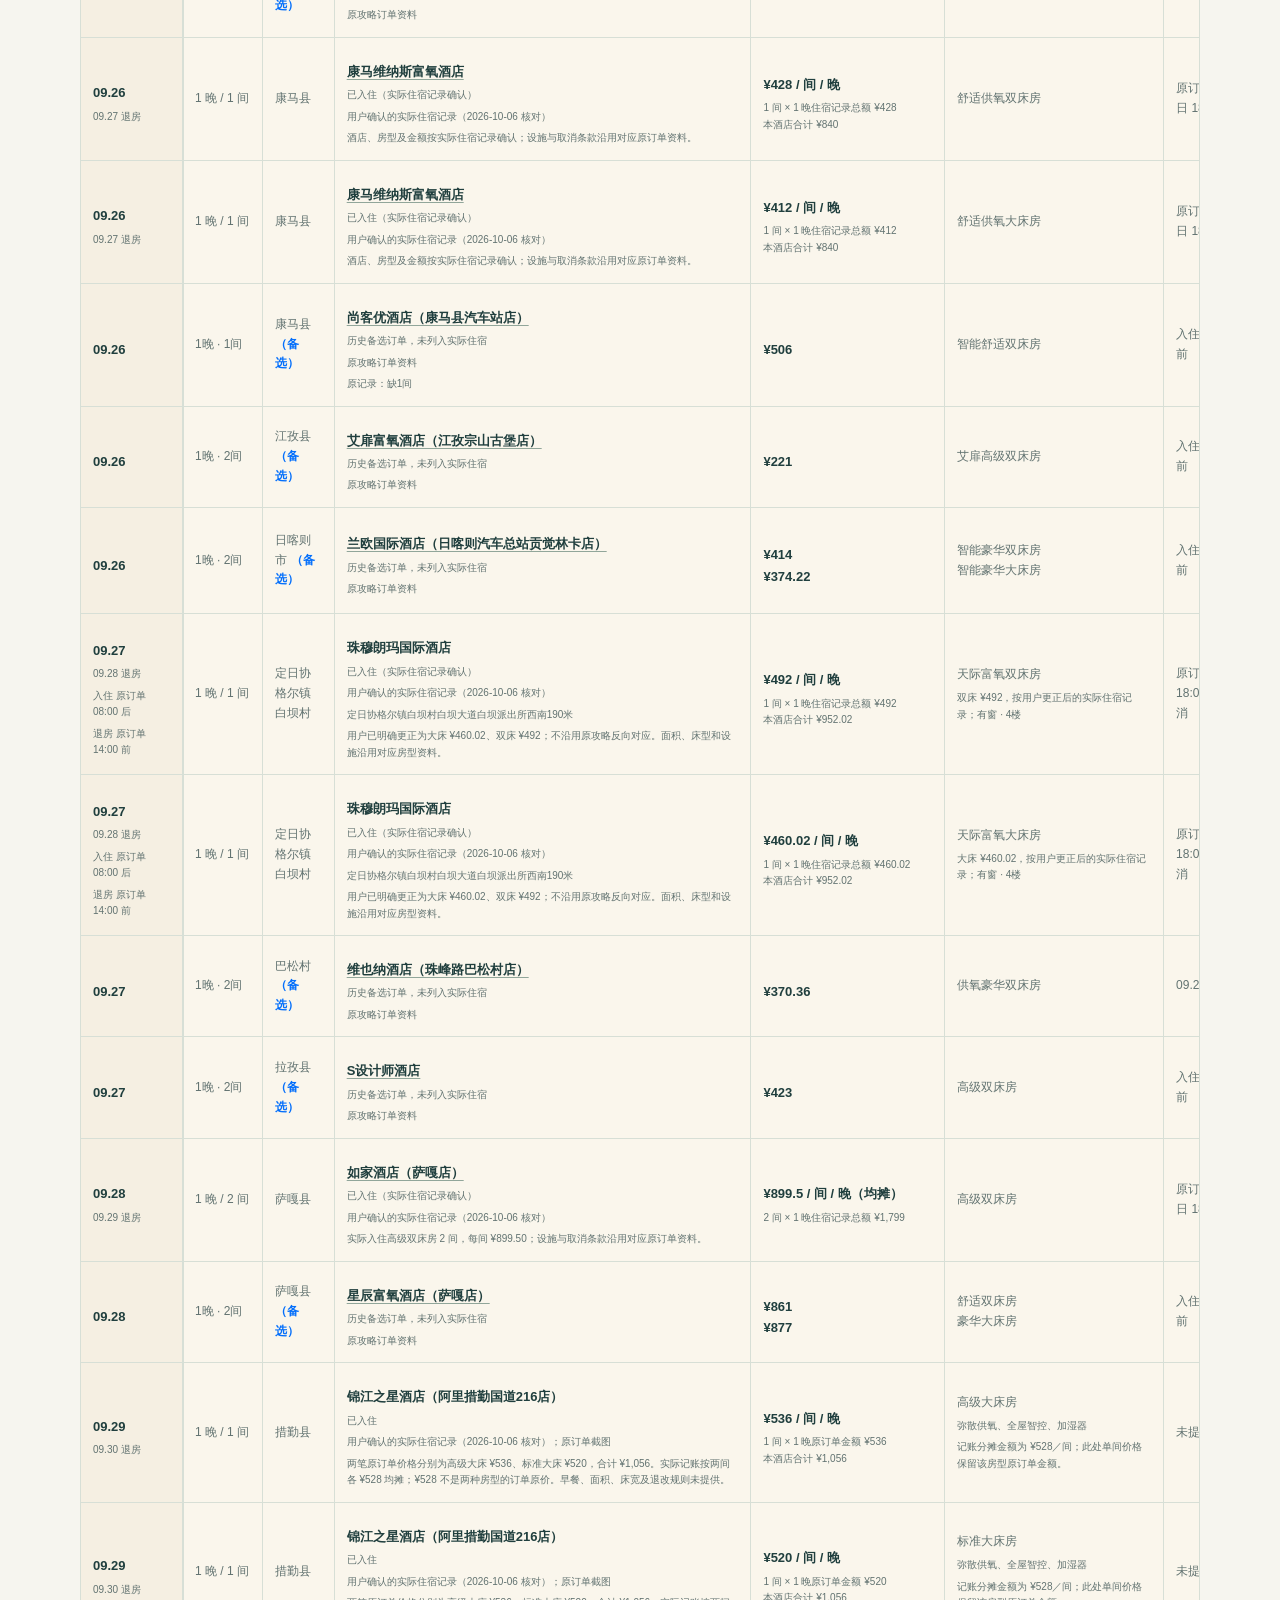
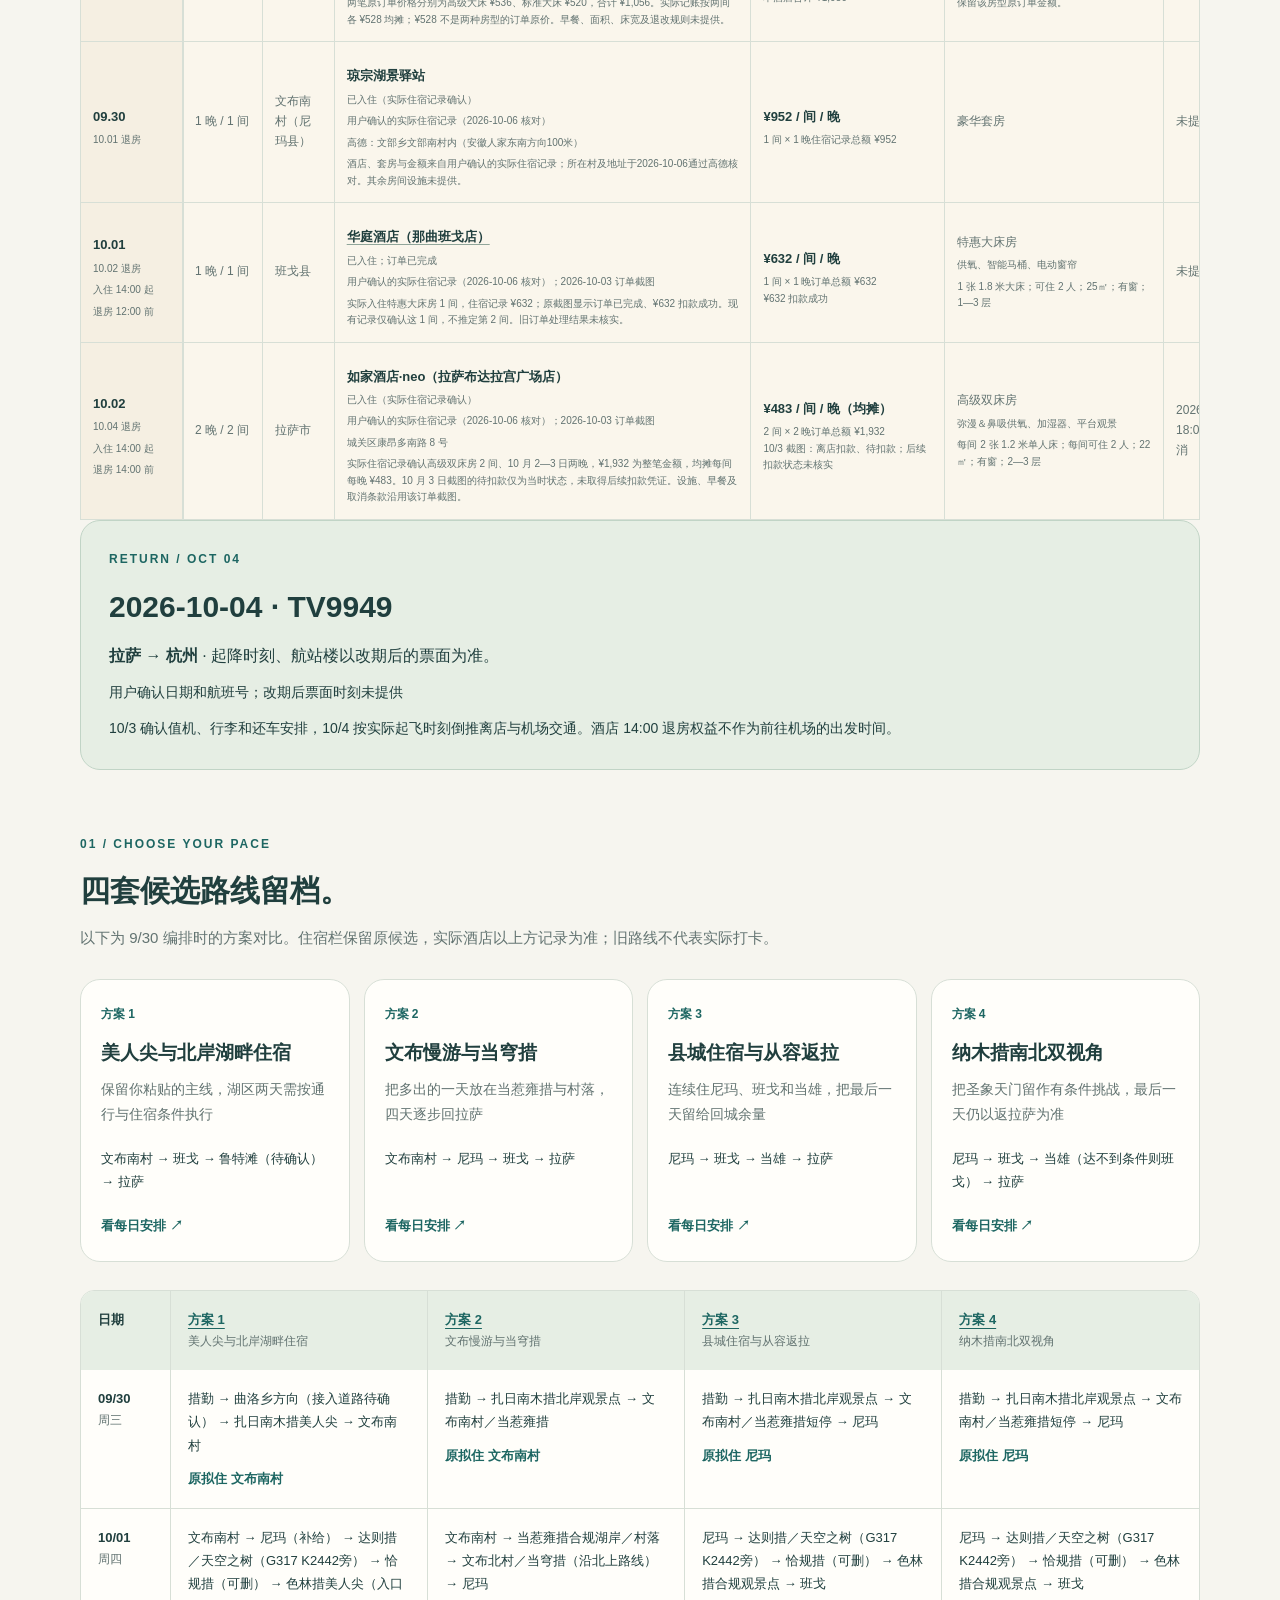
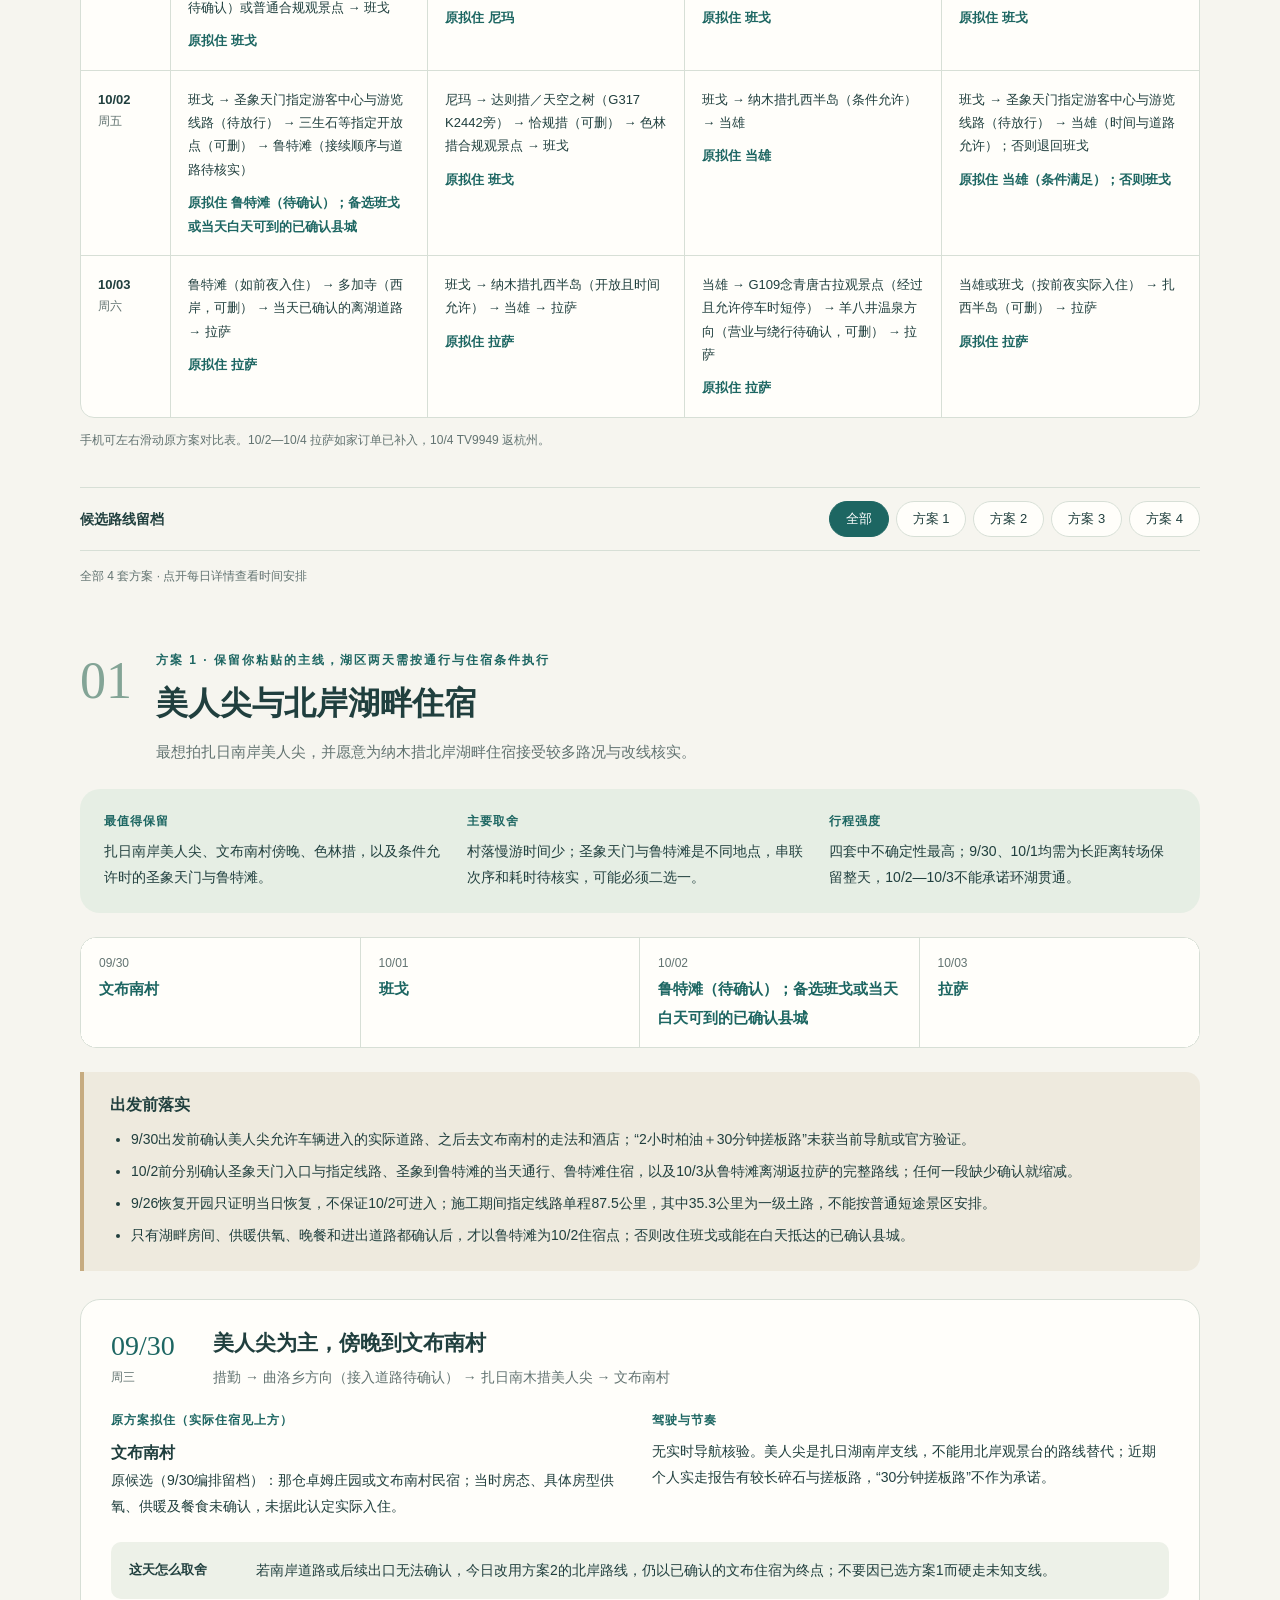
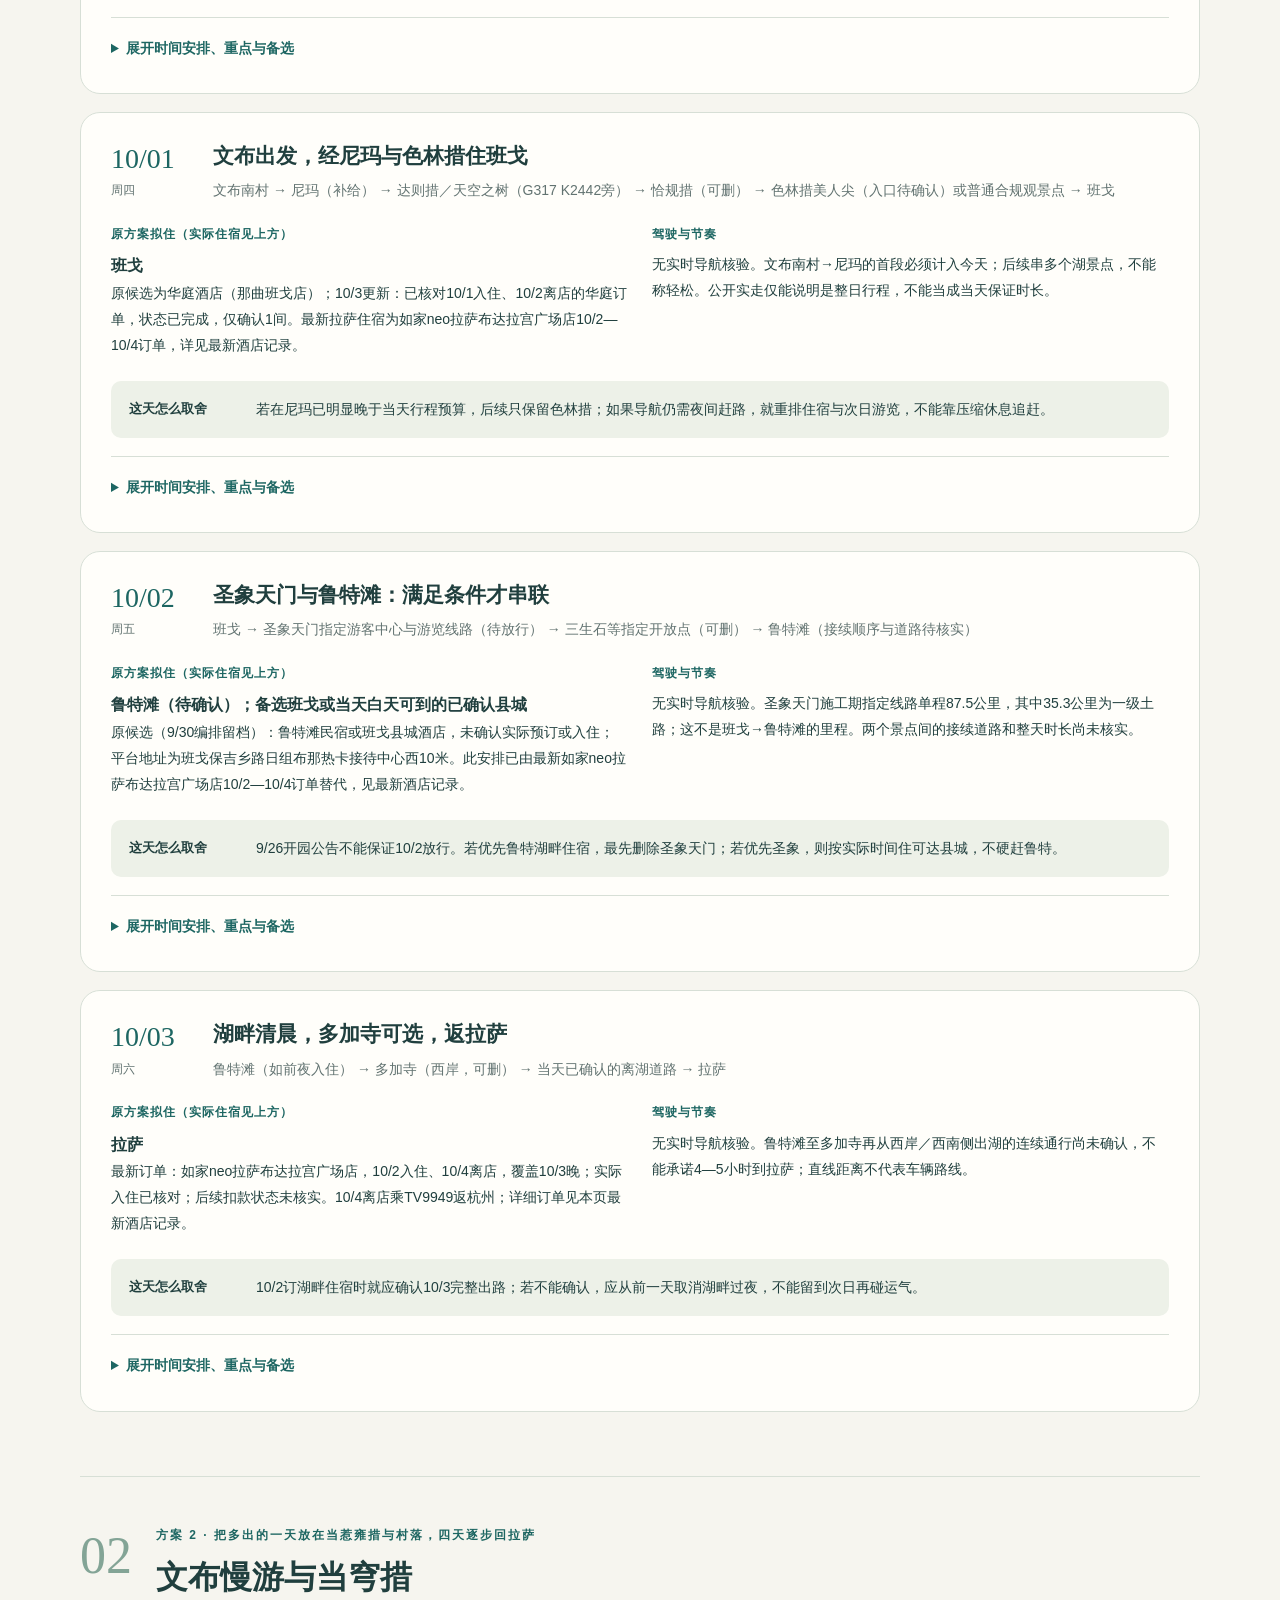
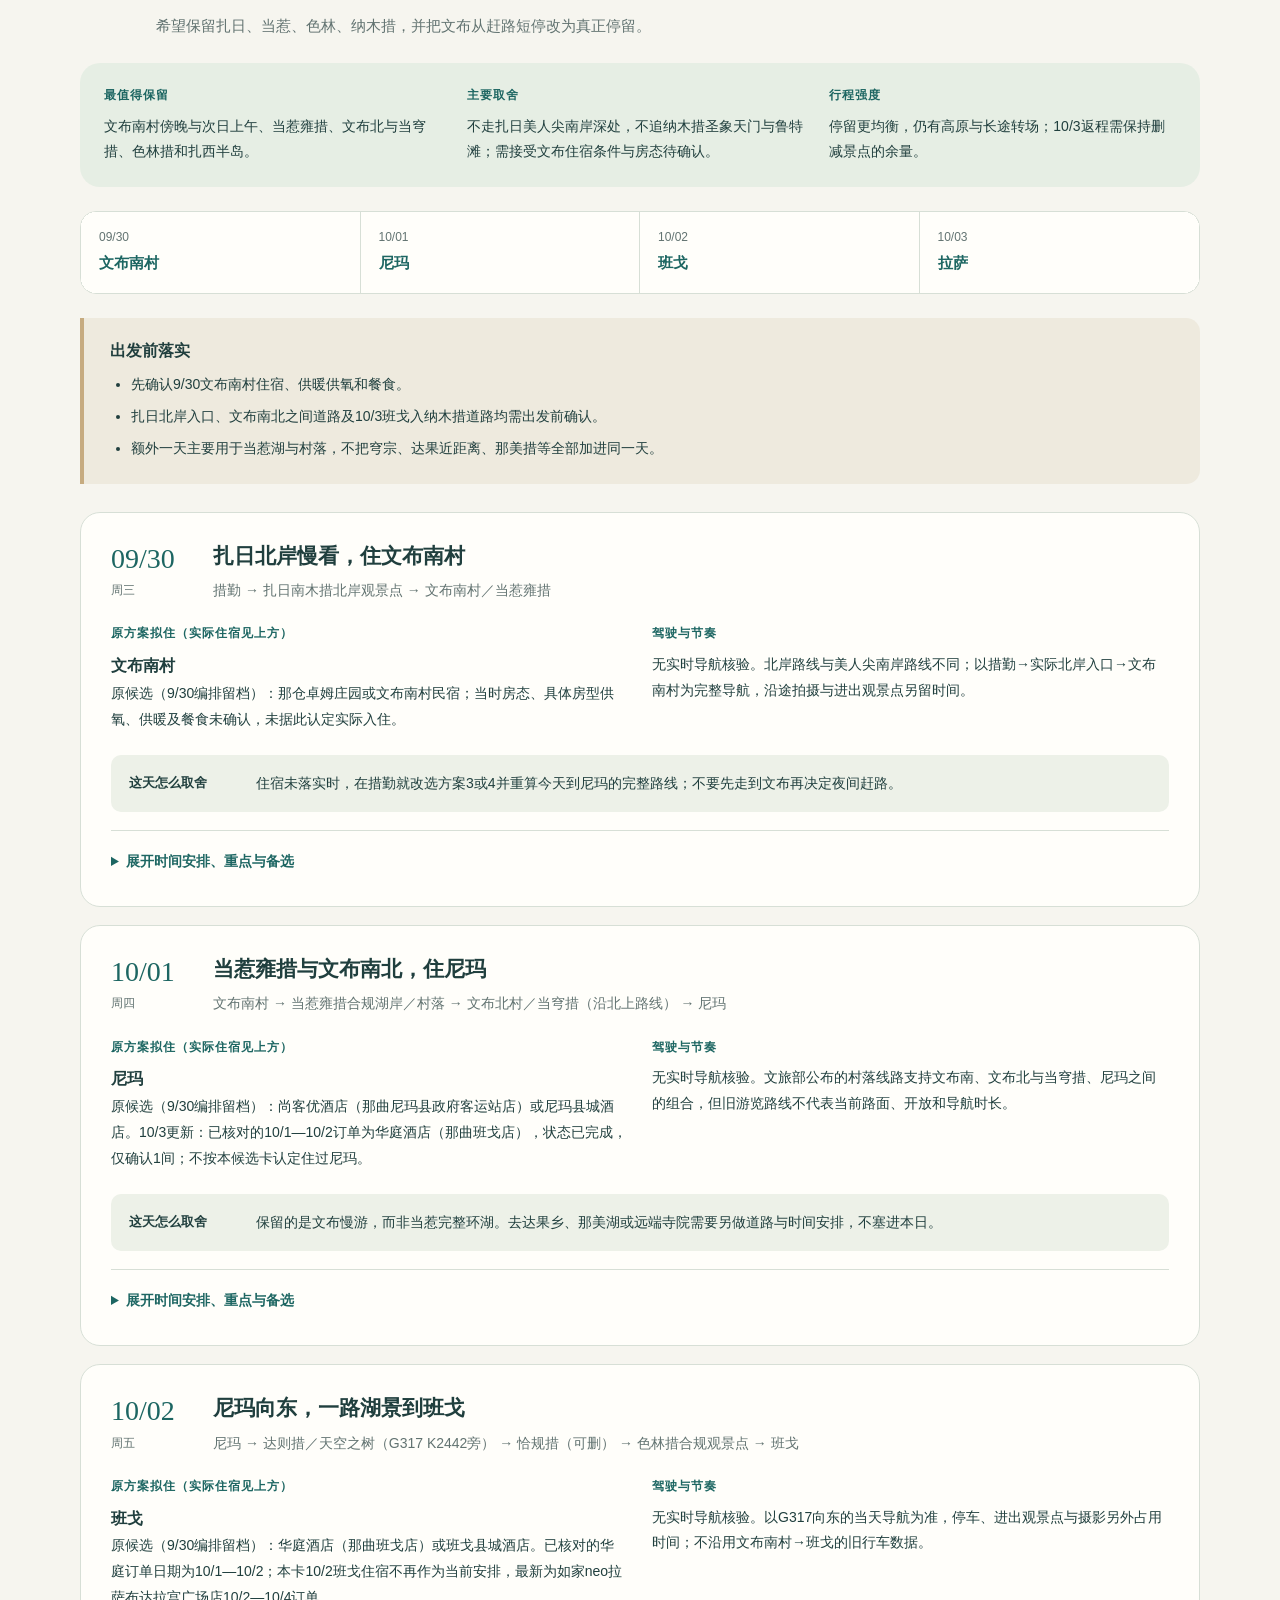
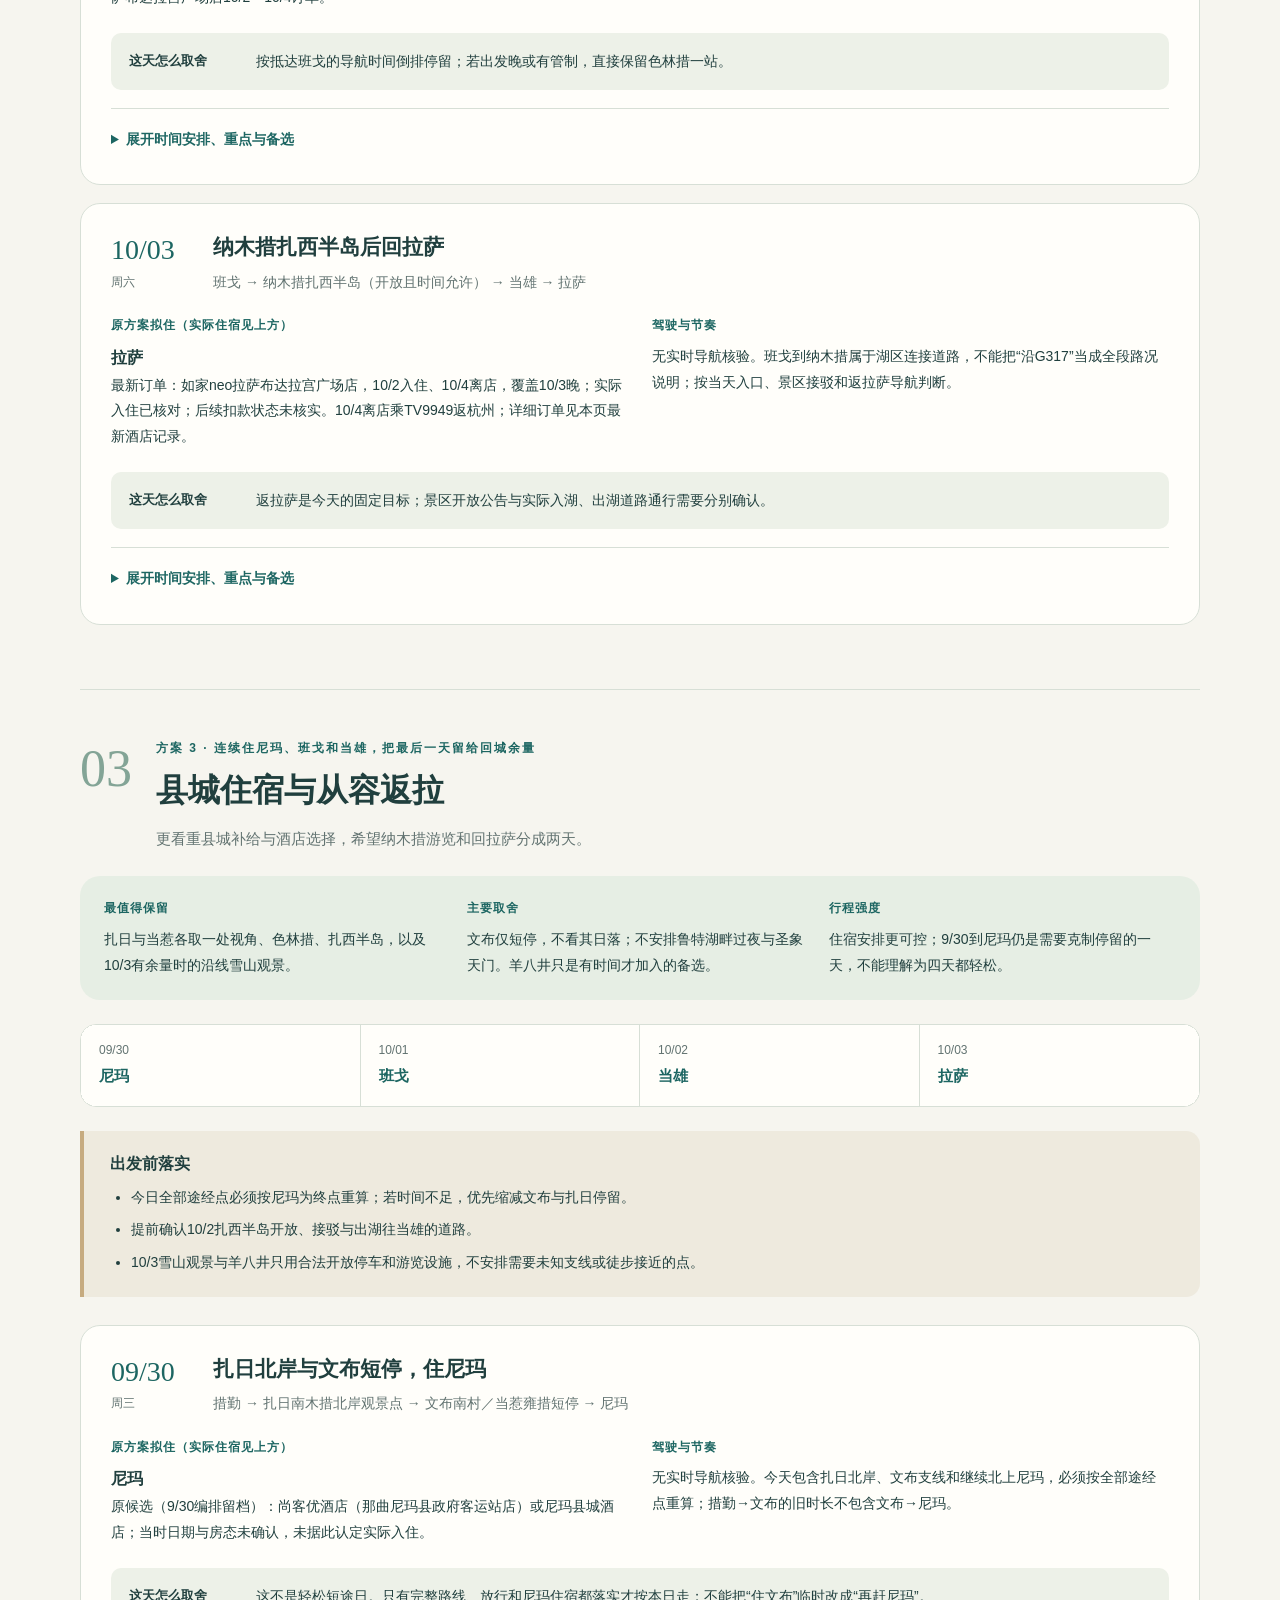
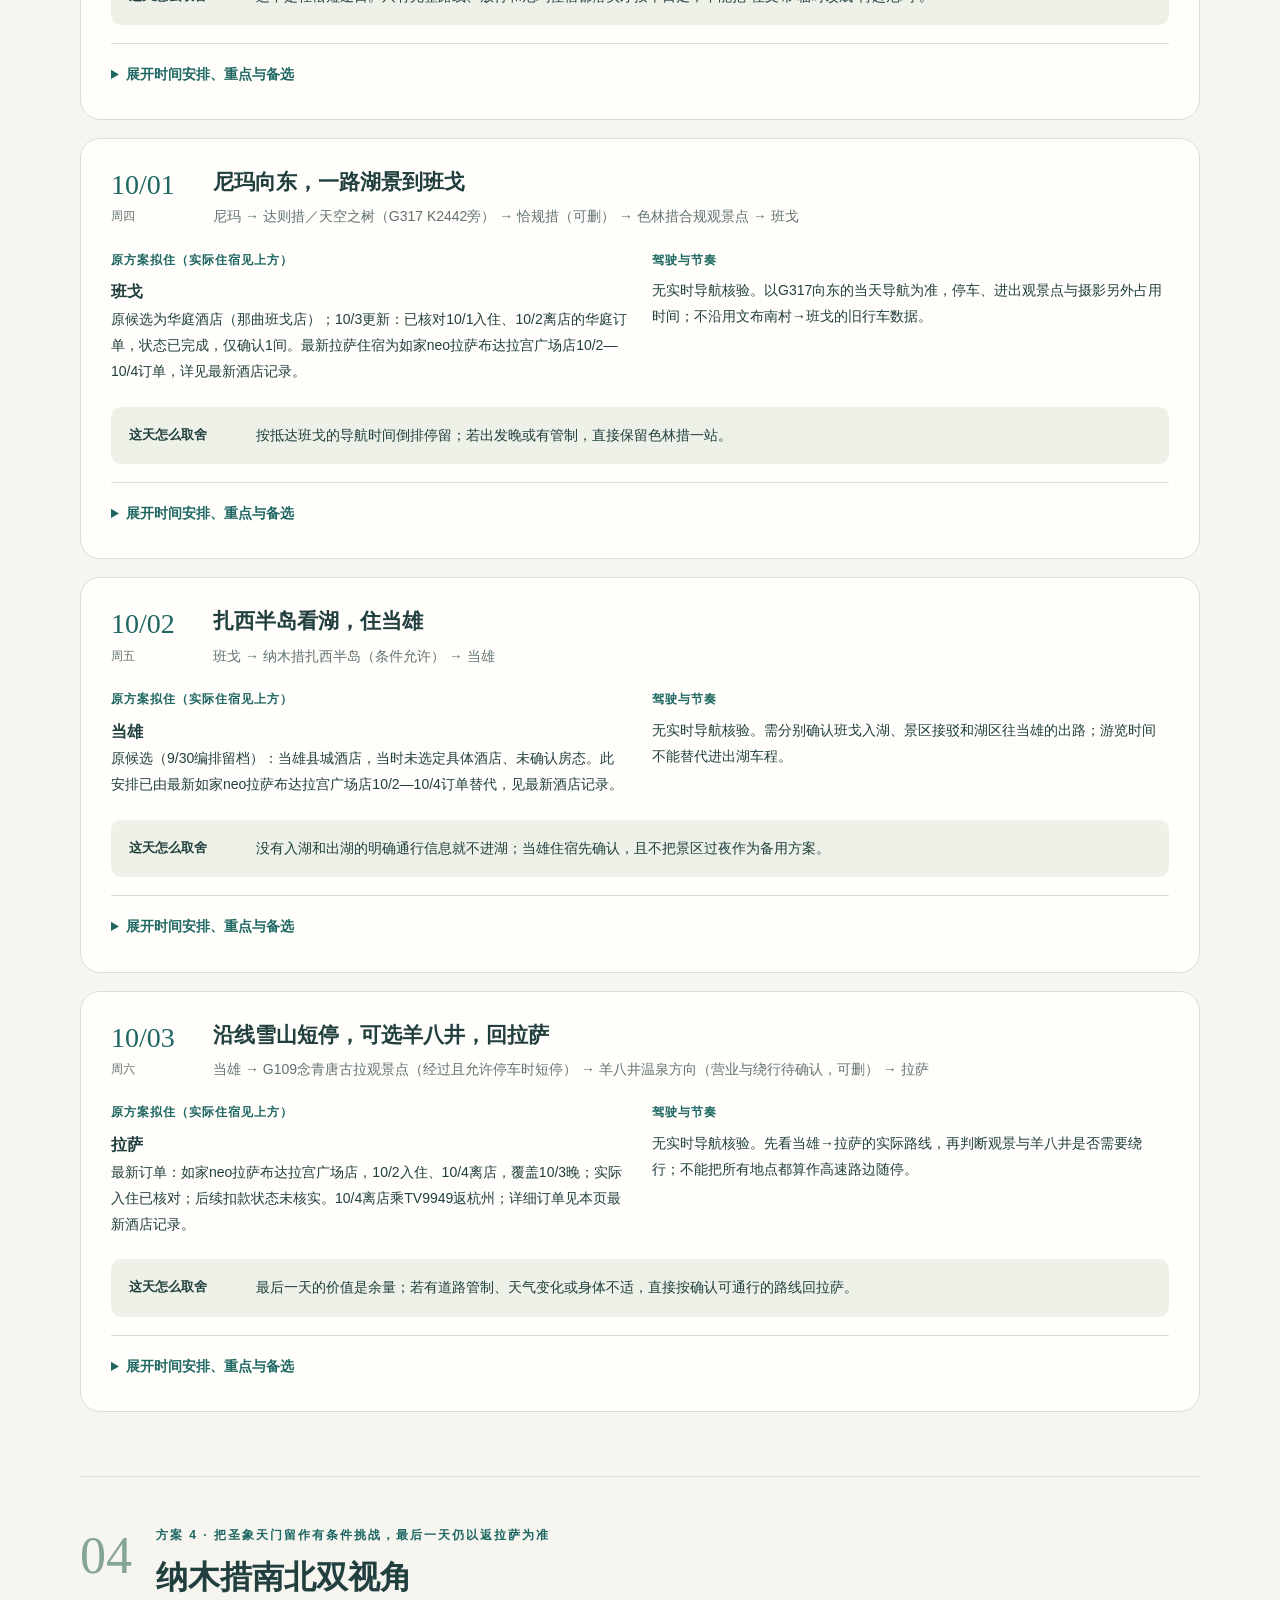
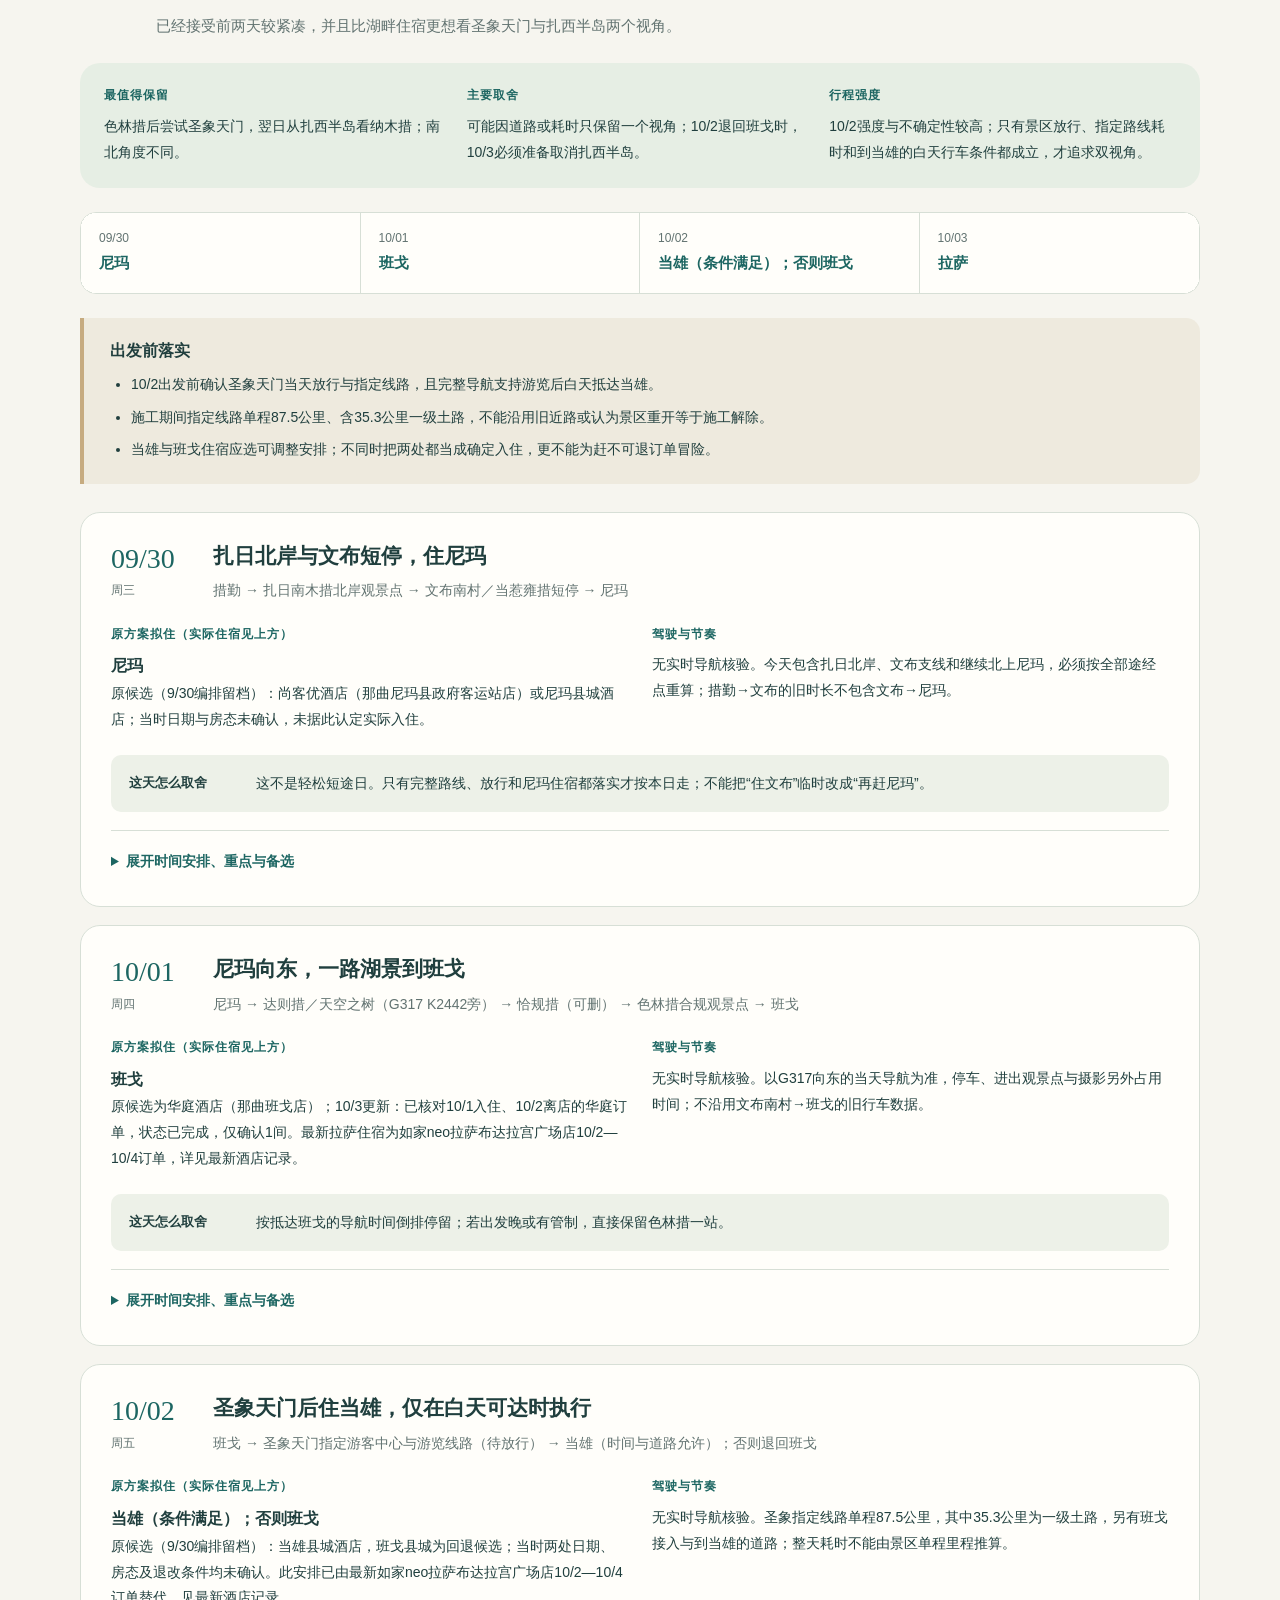
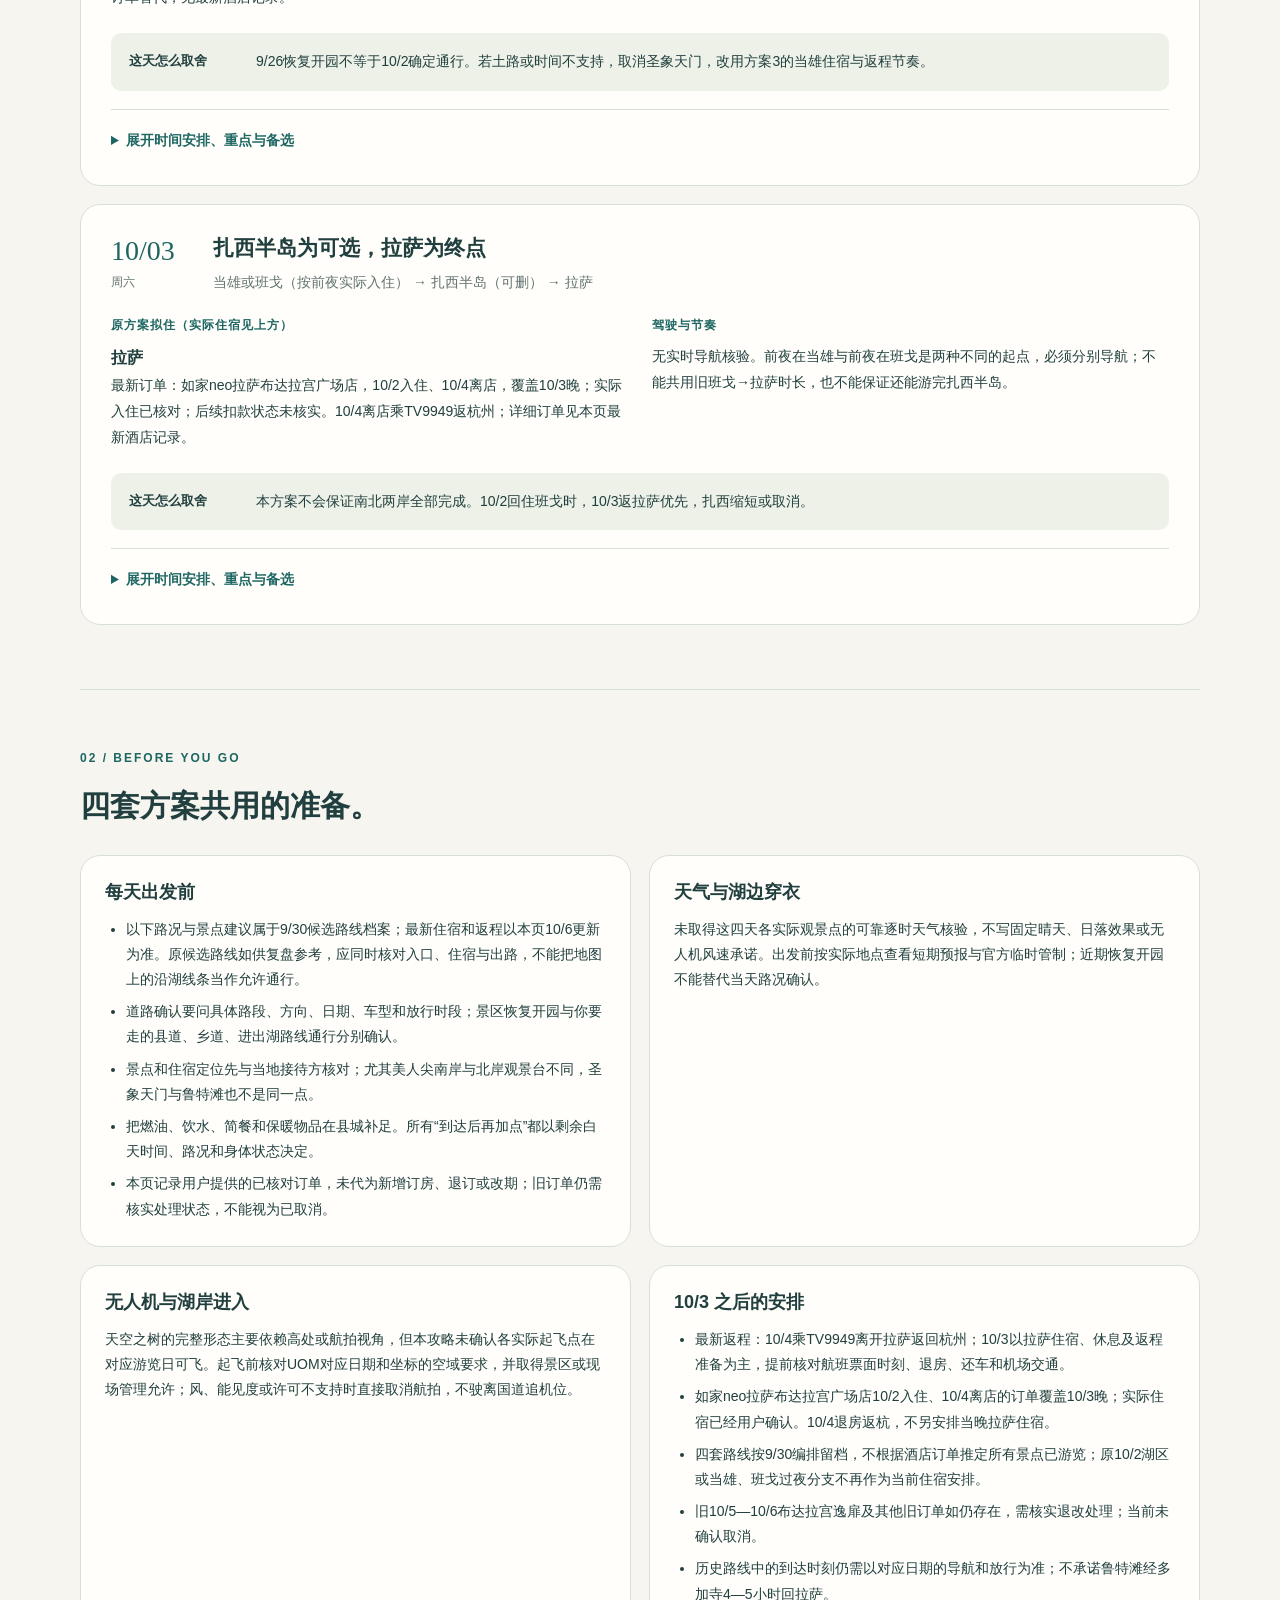
<file: tibet/tibet-return-options.html>
<!doctype html>
<html lang="zh-CN"><head><meta charset="utf-8"><meta name="viewport" content="width=device-width,initial-scale=1"><meta name="description" content="2026年10月6日更新实际住宿：9/30琼宗湖景驿站、10/1班戈华庭、10/2—10/4拉萨如家，10/4 TV9949返杭州；保留9/30编排的四套候选路线供回顾。"><title>措勤出发，10月3日回拉萨｜四套候选路线留档 · 2026</title><link rel="stylesheet" href="return-options.css?v=20261003"><link rel="stylesheet" href="hotel-information.css?v=20261005-backup"><script src="return-options.js?v=20261003" defer></script></head><body><a class="skip" href="#compare">跳到方案对比</a><header class="wrap"><div class="topbar"><a href="tibet-cuoqin-guide.html">藏北湖泊手记</a><div><a href="tibet-return-options.md">Markdown</a><button class="print-guide" type="button" hidden>打印 / 存为 PDF</button></div></div><div class="hero"><div class="hero-copy"><p class="eyebrow">LHASA → HANGZHOU / OCT 04</p><span class="badge">10/6 实际住宿更新 · 10/4 TV9949 返杭州</span><h1>旅程收尾，<br>10/4 回杭州。</h1><p class="lede">本页保留9月30日编排的四套候选路线，原目标为从措勤出发、10月3日返回拉萨。方案1为美人尖与北岸湖畔住宿主线，方案2—4为其他选择；四套互为替代，未据此认定实际走过的路线或景点。以下停留时长为当时的游玩预算，不是实时交通时长。10月6日已按实际入住记录更新酒店；最新返程为10月4日乘TV9949离开拉萨返回杭州，10月3日以拉萨住宿和返程准备为主。</p><p class="edition">2026.10.06 更新 · 实際住宿核对，航班号不变</p></div><aside class="hero-note"><span class="large">04</span><p>四套路线保留为 9/30 候选档案。<br>实际酒店与返程日期见本页上方。</p><div class="note-rule"></div><p>原拟湖区过夜与实际住宿分开列出；没有据酒店订单推定景点均已游览。</p></aside></div><aside class="history"><span class="badge">10/6 更新 · 以实际住宿为准</span><h2>实际住宿已经核对，10/4 返杭。</h2><p>9/30编排的四套候选路线留档。实际入住已核对：9/30琼宗湖景驿站、10/1班戈华庭、10/2—10/4拉萨如家neo布达拉宫广场店；早期酒店见完整酒店信息表。四案中的原候选住宿不作为已执行住宿；景点是否实际游览另行确认。10/4乘TV9949离拉萨回杭州。每日高德公里数见措勤转线主攻略。</p><p class="current-links"><a href="#confirmed-stays">查看酒店信息 ↓</a><a href="#return-flight">10/4 TV9949 返杭州 ↓</a><a href="#compare">四套候选路线留档 ↓</a></p></aside></header><main class="wrap"><section id="confirmed-stays" class="confirmed-stays"><div class="section-heading"><p class="eyebrow">WHERE TO STAY</p><h2>酒店信息表</h2><p>按入住日期排列；同日备选列在主酒店之后，房型与价格逐项对应。</p></div><div class="hotel-information"><p class="hotel-information-help">按入住日期排列，实际住宿列在同日历史备选之前；可左右滑动查看全部 11 列。缺失字段显示“未提供”。多间多晚的单间价格按对应总额均摊；措勤两种房型保留原订单价，并注明记账均摊额。</p><div class="hotel-information-scroll" tabindex="0" role="region" aria-label="可横向滚动的酒店信息表"><table class="hotel-information-table hotel-table"><caption>酒店信息 · 房型、价格与服务</caption><colgroup><col class="hotel-information-col-checkin"><col class="hotel-information-col-span"><col class="hotel-information-col-place"><col class="hotel-information-col-hotel"><col class="hotel-information-col-price"><col class="hotel-information-col-room"><col class="hotel-information-col-cancel"><col class="hotel-information-col-area"><col class="hotel-information-col-bed"><col class="hotel-information-col-oxygen"><col class="hotel-information-col-breakfast"></colgroup><thead><tr><th scope="col">入住日</th><th scope="col">晚数 / 间数</th><th scope="col">地点</th><th scope="col">酒店名</th><th scope="col">单间价格</th><th scope="col">房型</th><th scope="col">可取消时间</th><th scope="col">面积</th><th scope="col">床型</th><th scope="col">供氧方式</th><th scope="col">早餐</th></tr></thead><tbody><tr id="stay-lhasa-atour-20260925" data-stay-id="lhasa-atour-20260925" data-checkin="2026-09-25" data-origin="confirmed"><td data-col="checkin" data-field="checkin"><strong>09.25</strong><small>09.26 退房</small></td><td data-col="span" data-field="span">1 晚 / 1 间</td><td data-col="place" data-field="place">拉萨市</td><td data-col="hotel" data-field="hotel"><strong><a class="hotel-information-link" href="https://hotels.ctrip.com/hotels/80400198.html" target="_blank" rel="noopener noreferrer">亚朵酒店（拉萨万达广场市政府店）</a></strong><small>已入住（实际住宿记录确认）</small><small>用户确认的实际住宿记录（2026-10-06 核对）</small><small>酒店、房型及金额按实际住宿记录确认；面积、床型、供氧、早餐和取消条款沿用对应原订单资料。</small></td><td data-col="price" data-field="price"><strong>¥500.85 / 间 / 晚</strong><small>1 间 × 1 晚住宿记录总额 ¥500.85<br>本酒店合计 ¥957.29</small></td><td data-col="room" data-field="room">高级双床房</td><td data-col="cancel" data-field="cancel">原订单：入住当日 12:00 前</td><td data-col="area" data-field="area">27 m²</td><td data-col="bed" data-field="bed">2张 1.2 m 单人床</td><td data-col="oxygen" data-field="oxygen">弥散供氧 + 鼻吸</td><td data-col="breakfast" data-field="breakfast">每间2份，共4份</td></tr><tr data-stay-id="lhasa-atour-20260925" data-checkin="2026-09-25" data-origin="confirmed"><td data-col="checkin" data-field="checkin"><strong>09.25</strong><small>09.26 退房</small></td><td data-col="span" data-field="span">1 晚 / 1 间</td><td data-col="place" data-field="place">拉萨市</td><td data-col="hotel" data-field="hotel"><strong><a class="hotel-information-link" href="https://hotels.ctrip.com/hotels/80400198.html" target="_blank" rel="noopener noreferrer">亚朵酒店（拉萨万达广场市政府店）</a></strong><small>已入住（实际住宿记录确认）</small><small>用户确认的实际住宿记录（2026-10-06 核对）</small><small>酒店、房型及金额按实际住宿记录确认；面积、床型、供氧、早餐和取消条款沿用对应原订单资料。</small></td><td data-col="price" data-field="price"><strong>¥456.44 / 间 / 晚</strong><small>1 间 × 1 晚住宿记录总额 ¥456.44<br>本酒店合计 ¥957.29</small></td><td data-col="room" data-field="room">高级大床房</td><td data-col="cancel" data-field="cancel">原订单：入住当日 12:00 前</td><td data-col="area" data-field="area">27 m²</td><td data-col="bed" data-field="bed">1张 2 m 特大床</td><td data-col="oxygen" data-field="oxygen">弥散供氧 + 鼻吸</td><td data-col="breakfast" data-field="breakfast">每间2份，共4份</td></tr><tr id="stay-original-20260925-1" data-stay-id="original-20260925-1" data-checkin="2026-09-25" data-origin="historical"><td data-col="checkin" data-field="checkin"><strong>09.25</strong></td><td data-col="span" data-field="span">1晚 · 2间</td><td data-col="place" data-field="place">拉萨机场 <span class="hotel-backup">（备选）</span></td><td data-col="hotel" data-field="hotel"><strong><a class="hotel-information-link" href="https://hotels.ctrip.com/hotels/95302521.html" target="_blank" rel="noopener noreferrer">维也纳国际酒店（拉萨贡嘎机场店）</a></strong><small>历史备选订单，未列入实际住宿</small><small>原攻略订单资料</small></td><td data-col="price" data-field="price"><strong>¥387</strong></td><td data-col="room" data-field="room">豪华景观双床房</td><td data-col="cancel" data-field="cancel">09.24 12:00 前</td><td data-col="area" data-field="area">30 m²</td><td data-col="bed" data-field="bed">2张 1.35 m 双人床</td><td data-col="oxygen" data-field="oxygen">供氧（方式未注明）</td><td data-col="breakfast" data-field="breakfast">共4份</td></tr><tr id="stay-kangma-venus-20260926" data-stay-id="kangma-venus-20260926" data-checkin="2026-09-26" data-origin="confirmed"><td data-col="checkin" data-field="checkin"><strong>09.26</strong><small>09.27 退房</small></td><td data-col="span" data-field="span">1 晚 / 1 间</td><td data-col="place" data-field="place">康马县</td><td data-col="hotel" data-field="hotel"><strong><a class="hotel-information-link" href="https://hotels.ctrip.com/hotels/25266075.html" target="_blank" rel="noopener noreferrer">康马维纳斯富氧酒店</a></strong><small>已入住（实际住宿记录确认）</small><small>用户确认的实际住宿记录（2026-10-06 核对）</small><small>酒店、房型及金额按实际住宿记录确认；设施与取消条款沿用对应原订单资料。</small></td><td data-col="price" data-field="price"><strong>¥428 / 间 / 晚</strong><small>1 间 × 1 晚住宿记录总额 ¥428<br>本酒店合计 ¥840</small></td><td data-col="room" data-field="room">舒适供氧双床房</td><td data-col="cancel" data-field="cancel">原订单：入住当日 18:00 前</td><td data-col="area" data-field="area">25 m²</td><td data-col="bed" data-field="bed">2张 1.2 m 单人床</td><td data-col="oxygen" data-field="oxygen">弥散式供氧</td><td data-col="breakfast" data-field="breakfast">无</td></tr><tr data-stay-id="kangma-venus-20260926" data-checkin="2026-09-26" data-origin="confirmed"><td data-col="checkin" data-field="checkin"><strong>09.26</strong><small>09.27 退房</small></td><td data-col="span" data-field="span">1 晚 / 1 间</td><td data-col="place" data-field="place">康马县</td><td data-col="hotel" data-field="hotel"><strong><a class="hotel-information-link" href="https://hotels.ctrip.com/hotels/25266075.html" target="_blank" rel="noopener noreferrer">康马维纳斯富氧酒店</a></strong><small>已入住（实际住宿记录确认）</small><small>用户确认的实际住宿记录（2026-10-06 核对）</small><small>酒店、房型及金额按实际住宿记录确认；设施与取消条款沿用对应原订单资料。</small></td><td data-col="price" data-field="price"><strong>¥412 / 间 / 晚</strong><small>1 间 × 1 晚住宿记录总额 ¥412<br>本酒店合计 ¥840</small></td><td data-col="room" data-field="room">舒适供氧大床房</td><td data-col="cancel" data-field="cancel">原订单：入住当日 18:00 前</td><td data-col="area" data-field="area">18 m²</td><td data-col="bed" data-field="bed">1张 1.8 m 大床</td><td data-col="oxygen" data-field="oxygen">弥散式供氧</td><td data-col="breakfast" data-field="breakfast">无</td></tr><tr id="stay-original-20260926-2" data-stay-id="original-20260926-2" data-checkin="2026-09-26" data-origin="historical"><td data-col="checkin" data-field="checkin"><strong>09.26</strong></td><td data-col="span" data-field="span">1晚 · 1间</td><td data-col="place" data-field="place">康马县 <span class="hotel-backup">（备选）</span></td><td data-col="hotel" data-field="hotel"><strong><a class="hotel-information-link" href="https://hotels.ctrip.com/hotels/134438339.html" target="_blank" rel="noopener noreferrer">尚客优酒店（康马县汽车站店）</a></strong><small>历史备选订单，未列入实际住宿</small><small>原攻略订单资料</small><small>原记录：缺1间</small></td><td data-col="price" data-field="price"><strong>¥506</strong></td><td data-col="room" data-field="room">智能舒适双床房</td><td data-col="cancel" data-field="cancel">入住当日 18:00 前</td><td data-col="area" data-field="area">25–30 m²</td><td data-col="bed" data-field="bed">2张 1.35 m 双人床</td><td data-col="oxygen" data-field="oxygen">供氧（方式未注明）</td><td data-col="breakfast" data-field="breakfast">无，可加购 ¥28/人</td></tr><tr id="stay-original-20260926-3" data-stay-id="original-20260926-3" data-checkin="2026-09-26" data-origin="historical"><td data-col="checkin" data-field="checkin"><strong>09.26</strong></td><td data-col="span" data-field="span">1晚 · 2间</td><td data-col="place" data-field="place">江孜县 <span class="hotel-backup">（备选）</span></td><td data-col="hotel" data-field="hotel"><strong><a class="hotel-information-link" href="https://hotels.ctrip.com/hotels/123015297.html" target="_blank" rel="noopener noreferrer">艾扉富氧酒店（江孜宗山古堡店）</a></strong><small>历史备选订单，未列入实际住宿</small><small>原攻略订单资料</small></td><td data-col="price" data-field="price"><strong>¥221</strong></td><td data-col="room" data-field="room">艾扉高级双床房</td><td data-col="cancel" data-field="cancel">入住当日 18:00 前</td><td data-col="area" data-field="area">30 m²</td><td data-col="bed" data-field="bed">2张 1.3 m 单人床</td><td data-col="oxygen" data-field="oxygen">弥漫式供氧</td><td data-col="breakfast" data-field="breakfast">无</td></tr><tr id="stay-original-20260926-4" data-stay-id="original-20260926-4" data-checkin="2026-09-26" data-origin="historical"><td data-col="checkin" data-field="checkin"><strong>09.26</strong></td><td data-col="span" data-field="span">1晚 · 2间</td><td data-col="place" data-field="place">日喀则市 <span class="hotel-backup">（备选）</span></td><td data-col="hotel" data-field="hotel"><strong><a class="hotel-information-link" href="https://hotels.ctrip.com/hotels/134503508.html" target="_blank" rel="noopener noreferrer">兰欧国际酒店（日喀则汽车总站贡觉林卡店）</a></strong><small>历史备选订单，未列入实际住宿</small><small>原攻略订单资料</small></td><td data-col="price" data-field="price"><strong>¥414<br>¥374.22</strong></td><td data-col="room" data-field="room">智能豪华双床房<br>智能豪华大床房</td><td data-col="cancel" data-field="cancel">入住当日 18:00 前</td><td data-col="area" data-field="area">32 m²<br>30 m²</td><td data-col="bed" data-field="bed">2张 1.2 m 单人床<br>1张 1.8 m 大床</td><td data-col="oxygen" data-field="oxygen">鼻吸 + 弥散供氧</td><td data-col="breakfast" data-field="breakfast">每间2份，共4份</td></tr><tr id="stay-tingri-everest-20260927" data-stay-id="tingri-everest-20260927" data-checkin="2026-09-27" data-origin="confirmed"><td data-col="checkin" data-field="checkin"><strong>09.27</strong><small>09.28 退房</small><small>入住 原订单 08:00 后</small><small>退房 原订单 14:00 前</small></td><td data-col="span" data-field="span">1 晚 / 1 间</td><td data-col="place" data-field="place">定日协格尔镇白坝村</td><td data-col="hotel" data-field="hotel"><strong>珠穆朗玛国际酒店</strong><small>已入住（实际住宿记录确认）</small><small>用户确认的实际住宿记录（2026-10-06 核对）</small><small>定日协格尔镇白坝村白坝大道白坝派出所西南190米</small><small>用户已明确更正为大床 ¥460.02、双床 ¥492；不沿用原攻略反向对应。面积、床型和设施沿用对应房型资料。</small></td><td data-col="price" data-field="price"><strong>¥492 / 间 / 晚</strong><small>1 间 × 1 晚住宿记录总额 ¥492<br>本酒店合计 ¥952.02</small></td><td data-col="room" data-field="room">天际富氧双床房<small>双床 ¥492，按用户更正后的实际住宿记录；有窗 · 4楼</small></td><td data-col="cancel" data-field="cancel">原订单：09.27 18:00 前免费取消</td><td data-col="area" data-field="area">30 m²</td><td data-col="bed" data-field="bed">2张 1.35 m 双人床</td><td data-col="oxygen" data-field="oxygen">加湿器＋弥散式供氧</td><td data-col="breakfast" data-field="breakfast">2份/间</td></tr><tr data-stay-id="tingri-everest-20260927" data-checkin="2026-09-27" data-origin="confirmed"><td data-col="checkin" data-field="checkin"><strong>09.27</strong><small>09.28 退房</small><small>入住 原订单 08:00 后</small><small>退房 原订单 14:00 前</small></td><td data-col="span" data-field="span">1 晚 / 1 间</td><td data-col="place" data-field="place">定日协格尔镇白坝村</td><td data-col="hotel" data-field="hotel"><strong>珠穆朗玛国际酒店</strong><small>已入住（实际住宿记录确认）</small><small>用户确认的实际住宿记录（2026-10-06 核对）</small><small>定日协格尔镇白坝村白坝大道白坝派出所西南190米</small><small>用户已明确更正为大床 ¥460.02、双床 ¥492；不沿用原攻略反向对应。面积、床型和设施沿用对应房型资料。</small></td><td data-col="price" data-field="price"><strong>¥460.02 / 间 / 晚</strong><small>1 间 × 1 晚住宿记录总额 ¥460.02<br>本酒店合计 ¥952.02</small></td><td data-col="room" data-field="room">天际富氧大床房<small>大床 ¥460.02，按用户更正后的实际住宿记录；有窗 · 4楼</small></td><td data-col="cancel" data-field="cancel">原订单：09.27 18:00 前免费取消</td><td data-col="area" data-field="area">30 m²</td><td data-col="bed" data-field="bed">1张 1.8 m 大床</td><td data-col="oxygen" data-field="oxygen">加湿器＋弥散式供氧</td><td data-col="breakfast" data-field="breakfast">2份/间</td></tr><tr id="stay-original-20260927-5" data-stay-id="original-20260927-5" data-checkin="2026-09-27" data-origin="historical"><td data-col="checkin" data-field="checkin"><strong>09.27</strong></td><td data-col="span" data-field="span">1晚 · 2间</td><td data-col="place" data-field="place">巴松村 <span class="hotel-backup">（备选）</span></td><td data-col="hotel" data-field="hotel"><strong><a class="hotel-information-link" href="https://hotels.ctrip.com/hotels/131959061.html" target="_blank" rel="noopener noreferrer">维也纳酒店（珠峰路巴松村店）</a></strong><small>历史备选订单，未列入实际住宿</small><small>原攻略订单资料</small></td><td data-col="price" data-field="price"><strong>¥370.36</strong></td><td data-col="room" data-field="room">供氧豪华双床房</td><td data-col="cancel" data-field="cancel">09.26 12:00 前</td><td data-col="area" data-field="area">25–28 m²</td><td data-col="bed" data-field="bed">2张 1.2 m 单人床</td><td data-col="oxygen" data-field="oxygen">供氧设备（方式未注明）</td><td data-col="breakfast" data-field="breakfast">1份/间，共2份</td></tr><tr id="stay-original-20260927-6" data-stay-id="original-20260927-6" data-checkin="2026-09-27" data-origin="historical"><td data-col="checkin" data-field="checkin"><strong>09.27</strong></td><td data-col="span" data-field="span">1晚 · 2间</td><td data-col="place" data-field="place">拉孜县 <span class="hotel-backup">（备选）</span></td><td data-col="hotel" data-field="hotel"><strong><a class="hotel-information-link" href="https://hotels.ctrip.com/hotels/135169738.html" target="_blank" rel="noopener noreferrer">S设计师酒店</a></strong><small>历史备选订单，未列入实际住宿</small><small>原攻略订单资料</small></td><td data-col="price" data-field="price"><strong>¥423</strong></td><td data-col="room" data-field="room">高级双床房</td><td data-col="cancel" data-field="cancel">入住当日 23:59 前</td><td data-col="area" data-field="area">35 m²</td><td data-col="bed" data-field="bed">2张 1.5 m 双人床</td><td data-col="oxygen" data-field="oxygen">弥散式供氧</td><td data-col="breakfast" data-field="breakfast">2份/间，共4份</td></tr><tr id="stay-saga-homeinn-20260928" data-stay-id="saga-homeinn-20260928" data-checkin="2026-09-28" data-origin="confirmed"><td data-col="checkin" data-field="checkin"><strong>09.28</strong><small>09.29 退房</small></td><td data-col="span" data-field="span">1 晚 / 2 间</td><td data-col="place" data-field="place">萨嘎县</td><td data-col="hotel" data-field="hotel"><strong><a class="hotel-information-link" href="https://hotels.ctrip.com/hotels/131302999.html" target="_blank" rel="noopener noreferrer">如家酒店（萨嘎店）</a></strong><small>已入住（实际住宿记录确认）</small><small>用户确认的实际住宿记录（2026-10-06 核对）</small><small>实际入住高级双床房 2 间，每间 ¥899.50；设施与取消条款沿用对应原订单资料。</small></td><td data-col="price" data-field="price"><strong>¥899.5 / 间 / 晚（均摊）</strong><small>2 间 × 1 晚住宿记录总额 ¥1,799</small></td><td data-col="room" data-field="room">高级双床房</td><td data-col="cancel" data-field="cancel">原订单：入住当日 18:00 前</td><td data-col="area" data-field="area">25–30 m²</td><td data-col="bed" data-field="bed">2张 1.2 m 单人床</td><td data-col="oxygen" data-field="oxygen">弥散式供氧</td><td data-col="breakfast" data-field="breakfast">2份/间，共4份</td></tr><tr id="stay-original-20260928-7" data-stay-id="original-20260928-7" data-checkin="2026-09-28" data-origin="historical"><td data-col="checkin" data-field="checkin"><strong>09.28</strong></td><td data-col="span" data-field="span">1晚 · 2间</td><td data-col="place" data-field="place">萨嘎县 <span class="hotel-backup">（备选）</span></td><td data-col="hotel" data-field="hotel"><strong><a class="hotel-information-link" href="https://hotels.ctrip.com/hotels/134687158.html" target="_blank" rel="noopener noreferrer">星辰富氧酒店（萨嘎店）</a></strong><small>历史备选订单，未列入实际住宿</small><small>原攻略订单资料</small></td><td data-col="price" data-field="price"><strong>¥861<br>¥877</strong></td><td data-col="room" data-field="room">舒适双床房<br>豪华大床房</td><td data-col="cancel" data-field="cancel">入住当日 18:00 前</td><td data-col="area" data-field="area">28 m²</td><td data-col="bed" data-field="bed">2张 1.51 m 大床<br>1张 1.8 m 大床</td><td data-col="oxygen" data-field="oxygen">弥散 + 鼻吸供氧</td><td data-col="breakfast" data-field="breakfast">每间2份，共4份</td></tr><tr id="stay-coqen-jinjiang-20260929" data-stay-id="coqen-jinjiang-20260929" data-checkin="2026-09-29" data-origin="confirmed"><td data-col="checkin" data-field="checkin"><strong>09.29</strong><small>09.30 退房</small></td><td data-col="span" data-field="span">1 晚 / 1 间</td><td data-col="place" data-field="place">措勤县</td><td data-col="hotel" data-field="hotel"><strong>锦江之星酒店（阿里措勤国道216店）</strong><small>已入住</small><small>用户确认的实际住宿记录（2026-10-06 核对）；原订单截图</small><small>两笔原订单价格分别为高级大床 ¥536、标准大床 ¥520，合计 ¥1,056。实际记账按两间各 ¥528 均摊；¥528 不是两种房型的订单原价。早餐、面积、床宽及退改规则未提供。</small></td><td data-col="price" data-field="price"><strong>¥536 / 间 / 晚</strong><small>1 间 × 1 晚原订单金额 ¥536<br>本酒店合计 ¥1,056</small></td><td data-col="room" data-field="room">高级大床房<small>弥散供氧、全屋智控、加湿器</small><small>记账分摊金额为 ¥528／间；此处单间价格保留该房型原订单金额。</small></td><td data-col="cancel" data-field="cancel">未提供</td><td data-col="area" data-field="area">未提供</td><td data-col="bed" data-field="bed">大床（床宽未提供）</td><td data-col="oxygen" data-field="oxygen">弥散供氧</td><td data-col="breakfast" data-field="breakfast">未提供</td></tr><tr data-stay-id="coqen-jinjiang-20260929" data-checkin="2026-09-29" data-origin="confirmed"><td data-col="checkin" data-field="checkin"><strong>09.29</strong><small>09.30 退房</small></td><td data-col="span" data-field="span">1 晚 / 1 间</td><td data-col="place" data-field="place">措勤县</td><td data-col="hotel" data-field="hotel"><strong>锦江之星酒店（阿里措勤国道216店）</strong><small>已入住</small><small>用户确认的实际住宿记录（2026-10-06 核对）；原订单截图</small><small>两笔原订单价格分别为高级大床 ¥536、标准大床 ¥520，合计 ¥1,056。实际记账按两间各 ¥528 均摊；¥528 不是两种房型的订单原价。早餐、面积、床宽及退改规则未提供。</small></td><td data-col="price" data-field="price"><strong>¥520 / 间 / 晚</strong><small>1 间 × 1 晚原订单金额 ¥520<br>本酒店合计 ¥1,056</small></td><td data-col="room" data-field="room">标准大床房<small>弥散供氧、全屋智控、加湿器</small><small>记账分摊金额为 ¥528／间；此处单间价格保留该房型原订单金额。</small></td><td data-col="cancel" data-field="cancel">未提供</td><td data-col="area" data-field="area">未提供</td><td data-col="bed" data-field="bed">大床（床宽未提供）</td><td data-col="oxygen" data-field="oxygen">弥散供氧</td><td data-col="breakfast" data-field="breakfast">未提供</td></tr><tr id="stay-qiongzong-lake-20260930" data-stay-id="qiongzong-lake-20260930" data-checkin="2026-09-30" data-origin="confirmed"><td data-col="checkin" data-field="checkin"><strong>09.30</strong><small>10.01 退房</small></td><td data-col="span" data-field="span">1 晚 / 1 间</td><td data-col="place" data-field="place">文布南村（尼玛县）</td><td data-col="hotel" data-field="hotel"><strong>琼宗湖景驿站</strong><small>已入住（实际住宿记录确认）</small><small>用户确认的实际住宿记录（2026-10-06 核对）</small><small>高德：文部乡文部南村内（安徽人家东南方向100米）</small><small>酒店、套房与金额来自用户确认的实际住宿记录；所在村及地址于2026-10-06通过高德核对。其余房间设施未提供。</small></td><td data-col="price" data-field="price"><strong>¥952 / 间 / 晚</strong><small>1 间 × 1 晚住宿记录总额 ¥952</small></td><td data-col="room" data-field="room">豪华套房</td><td data-col="cancel" data-field="cancel">未提供</td><td data-col="area" data-field="area">未提供</td><td data-col="bed" data-field="bed">未提供</td><td data-col="oxygen" data-field="oxygen">未提供</td><td data-col="breakfast" data-field="breakfast">未提供</td></tr><tr id="stay-bango-huating-20261001" data-stay-id="bango-huating-20261001" data-checkin="2026-10-01" data-origin="confirmed"><td data-col="checkin" data-field="checkin"><strong>10.01</strong><small>10.02 退房</small><small>入住 14:00 起</small><small>退房 12:00 前</small></td><td data-col="span" data-field="span">1 晚 / 1 间</td><td data-col="place" data-field="place">班戈县</td><td data-col="hotel" data-field="hotel"><strong><a class="hotel-information-link" href="https://hotels.ctrip.com/hotels/126991866.html" target="_blank" rel="noopener noreferrer">华庭酒店（那曲班戈店）</a></strong><small>已入住；订单已完成</small><small>用户确认的实际住宿记录（2026-10-06 核对）；2026-10-03 订单截图</small><small>实际入住特惠大床房 1 间，住宿记录 ¥632；原截图显示订单已完成、¥632 扣款成功。现有记录仅确认这 1 间，不推定第 2 间。旧订单处理结果未核实。</small></td><td data-col="price" data-field="price"><strong>¥632 / 间 / 晚</strong><small>1 间 × 1 晚订单总额 ¥632<br>¥632 扣款成功</small></td><td data-col="room" data-field="room">特惠大床房<small>供氧、智能马桶、电动窗帘</small><small>1 张 1.8 米大床；可住 2 人；25㎡；有窗；1—3 层</small></td><td data-col="cancel" data-field="cancel">未提供</td><td data-col="area" data-field="area">25㎡</td><td data-col="bed" data-field="bed">1 张 1.8 米大床</td><td data-col="oxygen" data-field="oxygen">供氧（方式未注明）</td><td data-col="breakfast" data-field="breakfast">无餐食</td></tr><tr id="stay-lhasa-homeinn-20261002" data-stay-id="lhasa-homeinn-20261002" data-checkin="2026-10-02" data-origin="confirmed"><td data-col="checkin" data-field="checkin"><strong>10.02</strong><small>10.04 退房</small><small>入住 14:00 起</small><small>退房 14:00 前</small></td><td data-col="span" data-field="span">2 晚 / 2 间</td><td data-col="place" data-field="place">拉萨市</td><td data-col="hotel" data-field="hotel"><strong>如家酒店·neo（拉萨布达拉宫广场店）</strong><small>已入住（实际住宿记录确认）</small><small>用户确认的实际住宿记录（2026-10-06 核对）；2026-10-03 订单截图</small><small>城关区康昂多南路 8 号</small><small>实际住宿记录确认高级双床房 2 间、10 月 2—3 日两晚，¥1,932 为整笔金额，均摊每间每晚 ¥483。10 月 3 日截图的待扣款仅为当时状态，未取得后续扣款凭证。设施、早餐及取消条款沿用该订单截图。</small></td><td data-col="price" data-field="price"><strong>¥483 / 间 / 晚（均摊）</strong><small>2 间 × 2 晚订单总额 ¥1,932<br>10/3 截图：离店扣款、待扣款；后续扣款状态未核实</small></td><td data-col="room" data-field="room">高级双床房<small>弥漫＆鼻吸供氧、加湿器、平台观景</small><small>每间 2 张 1.2 米单人床；每间可住 2 人；22㎡；有窗；2—3 层</small></td><td data-col="cancel" data-field="cancel">2026-10-02 18:00 后不可取消</td><td data-col="area" data-field="area">22㎡</td><td data-col="bed" data-field="bed">2 张 1.2 米单人床</td><td data-col="oxygen" data-field="oxygen">弥漫＆鼻吸供氧</td><td data-col="breakfast" data-field="breakfast">10 月 3 日及 10 月 4 日每间各 2 份早餐；2 间每天合计 4 份</td></tr></tbody></table></div></div></section><section class="return-summary" id="return-flight"><p class="eyebrow">RETURN / OCT 04</p><h2>2026-10-04 · TV9949</h2><p><b>拉萨 → 杭州</b> · 起降时刻、航站楼以改期后的票面为准。</p><p>用户确认日期和航班号；改期后票面时刻未提供</p><p>10/3 确认值机、行李和还车安排，10/4 按实际起飞时刻倒推离店与机场交通。酒店 14:00 退房权益不作为前往机场的出发时间。</p></section><section id="compare" class="overview"><div class="section-heading"><p class="eyebrow">01 / CHOOSE YOUR PACE</p><h2>四套候选路线留档。</h2><p>以下为 9/30 编排时的方案对比。住宿栏保留原候选，实际酒店以上方记录为准；旧路线不代表实际打卡。</p></div><div class="choice-grid"><a class="choice-card" href="#plan-1"><span class="choice-num">方案 1</span><h3>美人尖与北岸湖畔住宿</h3><p>保留你粘贴的主线，湖区两天需按通行与住宿条件执行</p><span class="choice-stay">文布南村 → 班戈 → 鲁特滩（待确认） → 拉萨</span><span class="choice-link">看每日安排 ↗</span></a><a class="choice-card" href="#plan-2"><span class="choice-num">方案 2</span><h3>文布慢游与当穹措</h3><p>把多出的一天放在当惹雍措与村落，四天逐步回拉萨</p><span class="choice-stay">文布南村 → 尼玛 → 班戈 → 拉萨</span><span class="choice-link">看每日安排 ↗</span></a><a class="choice-card" href="#plan-3"><span class="choice-num">方案 3</span><h3>县城住宿与从容返拉</h3><p>连续住尼玛、班戈和当雄，把最后一天留给回城余量</p><span class="choice-stay">尼玛 → 班戈 → 当雄 → 拉萨</span><span class="choice-link">看每日安排 ↗</span></a><a class="choice-card" href="#plan-4"><span class="choice-num">方案 4</span><h3>纳木措南北双视角</h3><p>把圣象天门留作有条件挑战，最后一天仍以返拉萨为准</p><span class="choice-stay">尼玛 → 班戈 → 当雄（达不到条件则班戈） → 拉萨</span><span class="choice-link">看每日安排 ↗</span></a></div><div class="table-wrap" tabindex="0" aria-label="四套方案每日住宿及路线对比，可横向滚动"><table class="comparison-table"><thead><tr><th>日期</th><th><a href="#plan-1">方案 1</a><small>美人尖与北岸湖畔住宿</small></th><th><a href="#plan-2">方案 2</a><small>文布慢游与当穹措</small></th><th><a href="#plan-3">方案 3</a><small>县城住宿与从容返拉</small></th><th><a href="#plan-4">方案 4</a><small>纳木措南北双视角</small></th></tr></thead><tbody><tr><th>09/30<small>周三</small></th><td><p>措勤 → 曲洛乡方向（接入道路待确认） → 扎日南木措美人尖 → 文布南村</p><strong>原拟住 文布南村</strong></td><td><p>措勤 → 扎日南木措北岸观景点 → 文布南村／当惹雍措</p><strong>原拟住 文布南村</strong></td><td><p>措勤 → 扎日南木措北岸观景点 → 文布南村／当惹雍措短停 → 尼玛</p><strong>原拟住 尼玛</strong></td><td><p>措勤 → 扎日南木措北岸观景点 → 文布南村／当惹雍措短停 → 尼玛</p><strong>原拟住 尼玛</strong></td></tr><tr><th>10/01<small>周四</small></th><td><p>文布南村 → 尼玛（补给） → 达则措／天空之树（G317 K2442旁） → 恰规措（可删） → 色林措美人尖（入口待确认）或普通合规观景点 → 班戈</p><strong>原拟住 班戈</strong></td><td><p>文布南村 → 当惹雍措合规湖岸／村落 → 文布北村／当穹措（沿北上路线） → 尼玛</p><strong>原拟住 尼玛</strong></td><td><p>尼玛 → 达则措／天空之树（G317 K2442旁） → 恰规措（可删） → 色林措合规观景点 → 班戈</p><strong>原拟住 班戈</strong></td><td><p>尼玛 → 达则措／天空之树（G317 K2442旁） → 恰规措（可删） → 色林措合规观景点 → 班戈</p><strong>原拟住 班戈</strong></td></tr><tr><th>10/02<small>周五</small></th><td><p>班戈 → 圣象天门指定游客中心与游览线路（待放行） → 三生石等指定开放点（可删） → 鲁特滩（接续顺序与道路待核实）</p><strong>原拟住 鲁特滩（待确认）；备选班戈或当天白天可到的已确认县城</strong></td><td><p>尼玛 → 达则措／天空之树（G317 K2442旁） → 恰规措（可删） → 色林措合规观景点 → 班戈</p><strong>原拟住 班戈</strong></td><td><p>班戈 → 纳木措扎西半岛（条件允许） → 当雄</p><strong>原拟住 当雄</strong></td><td><p>班戈 → 圣象天门指定游客中心与游览线路（待放行） → 当雄（时间与道路允许）；否则退回班戈</p><strong>原拟住 当雄（条件满足）；否则班戈</strong></td></tr><tr><th>10/03<small>周六</small></th><td><p>鲁特滩（如前夜入住） → 多加寺（西岸，可删） → 当天已确认的离湖道路 → 拉萨</p><strong>原拟住 拉萨</strong></td><td><p>班戈 → 纳木措扎西半岛（开放且时间允许） → 当雄 → 拉萨</p><strong>原拟住 拉萨</strong></td><td><p>当雄 → G109念青唐古拉观景点（经过且允许停车时短停） → 羊八井温泉方向（营业与绕行待确认，可删） → 拉萨</p><strong>原拟住 拉萨</strong></td><td><p>当雄或班戈（按前夜实际入住） → 扎西半岛（可删） → 拉萨</p><strong>原拟住 拉萨</strong></td></tr></tbody></table></div><p class="table-hint">手机可左右滑动原方案对比表。10/2—10/4 拉萨如家订单已补入，10/4 TV9949 返杭州。</p></section><div class="plan-controls" hidden aria-label="筛选详细方案"><span>候选路线留档</span><div><button data-filter="all" aria-pressed="true" type="button">全部</button><button data-filter="plan-1" aria-pressed="false" type="button">方案 1</button><button data-filter="plan-2" aria-pressed="false" type="button">方案 2</button><button data-filter="plan-3" aria-pressed="false" type="button">方案 3</button><button data-filter="plan-4" aria-pressed="false" type="button">方案 4</button></div></div><p id="view-status" role="status" class="view-status">全部 4 套方案 · 点开每日详情查看时间安排</p><section class="plan" id="plan-1" data-plan="plan-1" aria-labelledby="plan-1-title"><header class="plan-heading"><span class="plan-number">01</span><div><p class="eyebrow">方案 1 · 保留你粘贴的主线，湖区两天需按通行与住宿条件执行</p><h2 id="plan-1-title">美人尖与北岸湖畔住宿</h2><p>最想拍扎日南岸美人尖，并愿意为纳木措北岸湖畔住宿接受较多路况与改线核实。</p></div></header><div class="plan-intro"><div class="mini "><p class="label">最值得保留</p><p>扎日南岸美人尖、文布南村傍晚、色林措，以及条件允许时的圣象天门与鲁特滩。</p></div><div class="mini "><p class="label">主要取舍</p><p>村落慢游时间少；圣象天门与鲁特滩是不同地点，串联次序和耗时待核实，可能必须二选一。</p></div><div class="mini "><p class="label">行程强度</p><p>四套中不确定性最高；9/30、10/1均需为长距离转场保留整天，10/2—10/3不能承诺环湖贯通。</p></div></div><div class="night-strip" aria-label="本方案住宿顺序"><a href="#plan-1-2026-09-30"><span>09/30</span><b>文布南村</b></a><a href="#plan-1-2026-10-01"><span>10/01</span><b>班戈</b></a><a href="#plan-1-2026-10-02"><span>10/02</span><b>鲁特滩（待确认）；备选班戈或当天白天可到的已确认县城</b></a><a href="#plan-1-2026-10-03"><span>10/03</span><b>拉萨</b></a></div><div class="requirements"><h3>出发前落实</h3><ul><li>9/30出发前确认美人尖允许车辆进入的实际道路、之后去文布南村的走法和酒店；“2小时柏油＋30分钟搓板路”未获当前导航或官方验证。</li><li>10/2前分别确认圣象天门入口与指定线路、圣象到鲁特滩的当天通行、鲁特滩住宿，以及10/3从鲁特滩离湖返拉萨的完整路线；任何一段缺少确认就缩减。</li><li>9/26恢复开园只证明当日恢复，不保证10/2可进入；施工期间指定线路单程87.5公里，其中35.3公里为一级土路，不能按普通短途景区安排。</li><li>只有湖畔房间、供暖供氧、晚餐和进出道路都确认后，才以鲁特滩为10/2住宿点；否则改住班戈或能在白天抵达的已确认县城。</li></ul></div><article class="option-day" data-date="2026-09-30" id="plan-1-2026-09-30"><header class="day-heading"><p class="date">09/30<span>周三</span></p><div><h3>美人尖为主，傍晚到文布南村</h3><p class="day-route">措勤 → 曲洛乡方向（接入道路待确认） → 扎日南木措美人尖 → 文布南村</p></div></header><div class="day-facts"><div class="mini "><p class="label">原方案拟住（实际住宿见上方）</p><b>文布南村</b><p>原候选（9/30编排留档）：那仓卓姆庄园或文布南村民宿；当时房态、具体房型供氧、供暖及餐食未确认，未据此认定实际入住。</p></div><div class="mini "><p class="label">驾驶与节奏</p><p>无实时导航核验。美人尖是扎日湖南岸支线，不能用北岸观景台的路线替代；近期个人实走报告有较长碎石与搓板路，“30分钟搓板路”不作为承诺。</p></div></div><div class="priority"><b>这天怎么取舍</b><p>若南岸道路或后续出口无法确认，今日改用方案2的北岸路线，仍以已确认的文布住宿为终点；不要因已选方案1而硬走未知支线。</p></div><details class="day-detail"><summary>展开时间安排、重点与备选</summary><div class="schedule"><div class="schedule-row"><span>出发前至上午</span><div><h4>确认南岸入口，直接围绕美人尖走</h4><p>把美人尖和文布南村两个实际定位一起交给当天导航与住宿方核对。不补走9/29的达格架或草帽山；美人尖本身已经需要额外道路预算。</p></div></div><div class="schedule-row"><span>午间至下午前段</span><div><h4>美人尖集中拍摄</h4><p>游玩预算45—75分钟。13—15点可作为个人拍摄偏好，但没有“固定最佳时段”的可靠证据；抵达时间、光线和风决定实际停留，不为等光压缩后续安全车程。</p></div></div><div class="schedule-row"><span>离开美人尖前</span><div><h4>重新确认文布南村到达时间</h4><p>确认实际允许通行的出口和后续路段；不把地图车辙或湖岸近路视为可通行。如果今天难以白天到村，先取消美人尖长停或南岸支线。</p></div></div><div class="schedule-row"><span>傍晚至入住后</span><div><h4>文布湖岸短走，日落随缘</h4><p>游玩预算20—40分钟，仅在提前抵达、身体和天气允许时步行看湖。先办入住、核对氧气和供暖，再决定是否外出；不把日落设成必须赶到的节点。</p></div></div></div><div class="day-facts"><div class="mini "><p class="label">优先保留</p><ul><li>美人尖与当天入住二者要兼顾</li><li>文布日落为有余量才看的项目</li></ul></div><div class="mini cut"><p class="label">来不及先删</p><ul><li>草帽山和重复南岸机位</li><li>等光与航拍等待</li><li>若路况不支持，取消美人尖改北岸已确认道路</li></ul></div></div><p class="day-sources">本日依据：<a href="#source-zhari-viewpoints">阿里文旅：扎日南木错的北岸、草帽山与美人尖</a> · <a href="#source-meirenjian-travel-2026">第六次进藏：探巡美人尖</a> · <a href="#source-nacang-hotel">那仓卓姆庄园</a></p></details></article><article class="option-day" data-date="2026-10-01" id="plan-1-2026-10-01"><header class="day-heading"><p class="date">10/01<span>周四</span></p><div><h3>文布出发，经尼玛与色林措住班戈</h3><p class="day-route">文布南村 → 尼玛（补给） → 达则措／天空之树（G317 K2442旁） → 恰规措（可删） → 色林措美人尖（入口待确认）或普通合规观景点 → 班戈</p></div></header><div class="day-facts"><div class="mini "><p class="label">原方案拟住（实际住宿见上方）</p><b>班戈</b><p>原候选为华庭酒店（那曲班戈店）；10/3更新：已核对10/1入住、10/2离店的华庭订单，状态已完成，仅确认1间。最新拉萨住宿为如家neo拉萨布达拉宫广场店10/2—10/4订单，详见最新酒店记录。</p></div><div class="mini "><p class="label">驾驶与节奏</p><p>无实时导航核验。文布南村→尼玛的首段必须计入今天；后续串多个湖景点，不能称轻松。公开实走仅能说明是整日行程，不能当成当天保证时长。</p></div></div><div class="priority"><b>这天怎么取舍</b><p>若在尼玛已明显晚于当天行程预算，后续只保留色林措；如果导航仍需夜间赶路，就重排住宿与次日游览，不能靠压缩休息追赶。</p></div><details class="day-detail"><summary>展开时间安排、重点与备选</summary><div class="schedule"><div class="schedule-row"><span>上午尽早</span><div><h4>从文布北上，尼玛补给</h4><p>村落与当惹湖岸只做短停，游玩预算最多20—30分钟；今日不追加穹宗、当穹寺长游或达果近距离支线。尼玛优先加油与备餐。</p></div></div><div class="schedule-row"><span>午间前后</span><div><h4>天空之树短停</h4><p>游玩预算20—30分钟。官方定位在达则措南、G317 K2442附近。地面视角未必能看清完整树形；无人机需要当日空域与现场允许，不为航拍驶离公路。</p></div></div><div class="schedule-row"><span>下午</span><div><h4>恰规措和色林措按时间取舍</h4><p>恰规措预算15—20分钟，可直接删除；色林措预算45—60分钟作为主景。保留你想去“色林措美人尖”的偏好，但具体入口、允许车辆进入的道路与当日开放尚未核实；无法确认就改普通合规观景点，不沿未知车辙下湖。</p></div></div><div class="schedule-row"><span>傍晚前至入住后</span><div><h4>抵达班戈，决定次日湖岸方案</h4><p>不再增加巴木措等额外支线。确认圣象天门与鲁特滩是两个目的地，逐段核实后才确定10/2顺序。</p></div></div></div><div class="day-facts"><div class="mini "><p class="label">优先保留</p><ul><li>尼玛补给</li><li>色林措一处主要视野；美人尖只在入口确认后选择</li><li>白天完成去班戈的主要转场</li></ul></div><div class="mini cut"><p class="label">来不及先删</p><ul><li>恰规措</li><li>天空之树航拍等待</li><li>当惹与村落额外停留</li></ul></div></div><p class="day-sources">本日依据：<a href="#source-sky-tree-k2442">西藏文旅：天空之树与G317沿线景观</a> · <a href="#source-nima-bango-travel">尼玛至班戈沿线实走记录</a> · <a href="#source-wenbu-route-2024">西藏·一“错”再“错” 畅游文部</a> · <a href="#source-uom-entry">关于民用无人驾驶航空器综合管理平台上线运行的公告</a></p></details></article><article class="option-day" data-date="2026-10-02" id="plan-1-2026-10-02"><header class="day-heading"><p class="date">10/02<span>周五</span></p><div><h3>圣象天门与鲁特滩：满足条件才串联</h3><p class="day-route">班戈 → 圣象天门指定游客中心与游览线路（待放行） → 三生石等指定开放点（可删） → 鲁特滩（接续顺序与道路待核实）</p></div></header><div class="day-facts"><div class="mini "><p class="label">原方案拟住（实际住宿见上方）</p><b>鲁特滩（待确认）；备选班戈或当天白天可到的已确认县城</b><p>原候选（9/30编排留档）：鲁特滩民宿或班戈县城酒店，未确认实际预订或入住；平台地址为班戈保吉乡路日组布那热卡接待中心西10米。此安排已由最新如家neo拉萨布达拉宫广场店10/2—10/4订单替代，见最新酒店记录。</p></div><div class="mini "><p class="label">驾驶与节奏</p><p>无实时导航核验。圣象天门施工期指定线路单程87.5公里，其中35.3公里为一级土路；这不是班戈→鲁特滩的里程。两个景点间的接续道路和整天时长尚未核实。</p></div></div><div class="priority"><b>这天怎么取舍</b><p>9/26开园公告不能保证10/2放行。若优先鲁特湖畔住宿，最先删除圣象天门；若优先圣象，则按实际时间住可达县城，不硬赶鲁特。</p></div><details class="day-detail"><summary>展开时间安排、重点与备选</summary><div class="schedule"><div class="schedule-row"><span>出发前</span><div><h4>在班戈作出路线选择</h4><p>只有圣象放行、圣象到鲁特的允许道路、湖畔酒店和10/3离湖路线均确认，才执行双点。否则收缩为“班戈→保吉方向→鲁特滩”看西北岸，或留在县城；该收缩路线也须先确认当日通行。</p></div></div><div class="schedule-row"><span>上午至午间</span><div><h4>按指定线路游圣象天门</h4><p>游玩预算60—90分钟，往返行驶、检查和排队另计。东嘎至三生石原路施工封闭，不自行找便道；三生石只在当天指定线路允许且时间足够时加入。</p></div></div><div class="schedule-row"><span>下午前段</span><div><h4>核对去鲁特滩的剩余道路</h4><p>以导航与景区确认结果判断能否白天到店；不要把“纳木措北岸”当成两地之间一定近或可以沿湖直穿。若不支持，取消其中一地并选已确认的住宿。</p></div></div><div class="schedule-row"><span>傍晚至晚上</span><div><h4>湖畔短停，先落实住宿条件</h4><p>如住鲁特，湖边游玩预算30—45分钟，风大或身体不适就直接休息。再次确认次日多加寺附近道路与完整出湖走法；“西岸能串联”不能替代可通行确认。</p></div></div></div><div class="day-facts"><div class="mini "><p class="label">优先保留</p><ul><li>先落实湖畔住宿与10/3出路</li><li>圣象和鲁特可以二选一</li><li>所有景区按指定道路行驶</li></ul></div><div class="mini cut"><p class="label">来不及先删</p><ul><li>三生石及其他额外点</li><li>圣象天门与鲁特双点串联</li><li>无法确认湖畔条件时取消鲁特过夜</li></ul></div></div><p class="day-sources">本日依据：<a href="#source-elephant-construction">圣象天门施工期间道路调整通告（转载）</a> · <a href="#source-elephant-reopen">纳木错圣象天门景区开园公告</a> · <a href="#source-elephant-entry-rules">关于进一步优化圣象天门景区游览管理的公告</a> · <a href="#source-lutan-hotel">鲁特滩民宿</a> · <a href="#source-elephant-construction-period">西藏文旅｜圣象天门原道路施工范围与期限</a></p></details></article><article class="option-day" data-date="2026-10-03" id="plan-1-2026-10-03"><header class="day-heading"><p class="date">10/03<span>周六</span></p><div><h3>湖畔清晨，多加寺可选，返拉萨</h3><p class="day-route">鲁特滩（如前夜入住） → 多加寺（西岸，可删） → 当天已确认的离湖道路 → 拉萨</p></div></header><div class="day-facts"><div class="mini "><p class="label">原方案拟住（实际住宿见上方）</p><b>拉萨</b><p>最新订单：如家neo拉萨布达拉宫广场店，10/2入住、10/4离店，覆盖10/3晚；实际入住已核对；后续扣款状态未核实。10/4离店乘TV9949返杭州；详细订单见本页最新酒店记录。</p></div><div class="mini "><p class="label">驾驶与节奏</p><p>无实时导航核验。鲁特滩至多加寺再从西岸／西南侧出湖的连续通行尚未确认，不能承诺4—5小时到拉萨；直线距离不代表车辆路线。</p></div></div><div class="priority"><b>这天怎么取舍</b><p>10/2订湖畔住宿时就应确认10/3完整出路；若不能确认，应从前一天取消湖畔过夜，不能留到次日再碰运气。</p></div><details class="day-detail"><summary>展开时间安排、重点与备选</summary><div class="schedule"><div class="schedule-row"><span>清晨至出发前</span><div><h4>以返拉萨道路为首要确认</h4><p>湖边游玩预算20—30分钟，可删除。不以拍日出为必须任务；酒店与当地管理方确认允许出口，再把完整路径交给导航核验。</p></div></div><div class="schedule-row"><span>上午</span><div><h4>条件允许时停多加寺</h4><p>游玩预算30—45分钟。中科院资料可佐证其在纳木措西岸，不能证明今天从鲁特可直达并继续贯通出湖；道路或开放不明就取消，不在未知路口试探。</p></div></div><div class="schedule-row"><span>午间至下午</span><div><h4>沿确认道路返回拉萨</h4><p>西岸出路不明确时取消多加寺，按确认可通行的进出路线离湖，必要时原路返回。提前接受返程会更长；不能因原计划写了西岸就继续绕湖。</p></div></div><div class="schedule-row"><span>抵达拉萨后</span><div><h4>落实当晚住宿，准备翌日返杭</h4><p>原候选返拉路线留档；当前先核对如家neo拉萨布达拉宫广场店10/2—10/4订单及后续扣款状态，10/3晚留在拉萨准备行李、退房和还车。10/4乘TV9949离拉萨返回杭州，机场到达与还车时间按最新票面信息安排。</p></div></div></div><div class="day-facts"><div class="mini "><p class="label">优先保留</p><ul><li>10/3返回拉萨</li><li>多加寺只在已确认路线与时间内加入</li></ul></div><div class="mini cut"><p class="label">来不及先删</p><ul><li>湖边等日出</li><li>多加寺</li><li>任何额外环湖支线</li></ul></div></div><p class="day-sources">本日依据：<a href="#source-lutan-hotel">鲁特滩民宿</a> · <a href="#source-duojia-west">中科院青藏高原研究所：纳木错水文观测相关资料</a></p></details></article></section><section class="plan" id="plan-2" data-plan="plan-2" aria-labelledby="plan-2-title"><header class="plan-heading"><span class="plan-number">02</span><div><p class="eyebrow">方案 2 · 把多出的一天放在当惹雍措与村落，四天逐步回拉萨</p><h2 id="plan-2-title">文布慢游与当穹措</h2><p>希望保留扎日、当惹、色林、纳木措，并把文布从赶路短停改为真正停留。</p></div></header><div class="plan-intro"><div class="mini "><p class="label">最值得保留</p><p>文布南村傍晚与次日上午、当惹雍措、文布北与当穹措、色林措和扎西半岛。</p></div><div class="mini "><p class="label">主要取舍</p><p>不走扎日美人尖南岸深处，不追纳木措圣象天门与鲁特滩；需接受文布住宿条件与房态待确认。</p></div><div class="mini "><p class="label">行程强度</p><p>停留更均衡，仍有高原与长途转场；10/3返程需保持删减景点的余量。</p></div></div><div class="night-strip" aria-label="本方案住宿顺序"><a href="#plan-2-2026-09-30"><span>09/30</span><b>文布南村</b></a><a href="#plan-2-2026-10-01"><span>10/01</span><b>尼玛</b></a><a href="#plan-2-2026-10-02"><span>10/02</span><b>班戈</b></a><a href="#plan-2-2026-10-03"><span>10/03</span><b>拉萨</b></a></div><div class="requirements"><h3>出发前落实</h3><ul><li>先确认9/30文布南村住宿、供暖供氧和餐食。</li><li>扎日北岸入口、文布南北之间道路及10/3班戈入纳木措道路均需出发前确认。</li><li>额外一天主要用于当惹湖与村落，不把穹宗、达果近距离、那美措等全部加进同一天。</li></ul></div><article class="option-day" data-date="2026-09-30" id="plan-2-2026-09-30"><header class="day-heading"><p class="date">09/30<span>周三</span></p><div><h3>扎日北岸慢看，住文布南村</h3><p class="day-route">措勤 → 扎日南木措北岸观景点 → 文布南村／当惹雍措</p></div></header><div class="day-facts"><div class="mini "><p class="label">原方案拟住（实际住宿见上方）</p><b>文布南村</b><p>原候选（9/30编排留档）：那仓卓姆庄园或文布南村民宿；当时房态、具体房型供氧、供暖及餐食未确认，未据此认定实际入住。</p></div><div class="mini "><p class="label">驾驶与节奏</p><p>无实时导航核验。北岸路线与美人尖南岸路线不同；以措勤→实际北岸入口→文布南村为完整导航，沿途拍摄与进出观景点另留时间。</p></div></div><div class="priority"><b>这天怎么取舍</b><p>住宿未落实时，在措勤就改选方案3或4并重算今天到尼玛的完整路线；不要先走到文布再决定夜间赶路。</p></div><details class="day-detail"><summary>展开时间安排、重点与备选</summary><div class="schedule"><div class="schedule-row"><span>出发前至上午</span><div><h4>确认北岸线路与村里住宿</h4><p>在措勤完成加油、备餐；明确北岸实际入口和文布酒店位置。当天不再折返达格架，也不追补草帽山。</p></div></div><div class="schedule-row"><span>上午至午间</span><div><h4>扎日北岸一处主景</h4><p>游玩预算60—90分钟，在允许步行和停车的范围内选一处湖景慢看；不再加南岸美人尖以免变成环湖赶路。</p></div></div><div class="schedule-row"><span>下午</span><div><h4>前往文布，先入住再散步</h4><p>确认道路后前往文布南村；到店后村内游玩预算30—45分钟，可看古石屋与公共通行空间，进入院落或拍摄村民先征得同意。</p></div></div><div class="schedule-row"><span>傍晚</span><div><h4>当惹雍措湖岸随光线停留</h4><p>游玩预算30—45分钟。只有提前抵达、身体和天气允许才看傍晚湖色；不保证日落光线，也不为日落在陌生路上赶车。</p></div></div></div><div class="day-facts"><div class="mini "><p class="label">优先保留</p><ul><li>扎日北岸慢看</li><li>住文布以换取翌日上午的当惹时段</li></ul></div><div class="mini cut"><p class="label">来不及先删</p><ul><li>扎日多观景台</li><li>村落长步行</li><li>赶日落</li></ul></div></div><p class="day-sources">本日依据：<a href="#source-zhari-viewpoints">阿里文旅：扎日南木错的北岸、草帽山与美人尖</a> · <a href="#source-wenbu-route-2024">西藏·一“错”再“错” 畅游文部</a> · <a href="#source-nacang-hotel">那仓卓姆庄园</a></p></details></article><article class="option-day" data-date="2026-10-01" id="plan-2-2026-10-01"><header class="day-heading"><p class="date">10/01<span>周四</span></p><div><h3>当惹雍措与文布南北，住尼玛</h3><p class="day-route">文布南村 → 当惹雍措合规湖岸／村落 → 文布北村／当穹措（沿北上路线） → 尼玛</p></div></header><div class="day-facts"><div class="mini "><p class="label">原方案拟住（实际住宿见上方）</p><b>尼玛</b><p>原候选（9/30编排留档）：尚客优酒店（那曲尼玛县政府客运站店）或尼玛县城酒店。10/3更新：已核对的10/1—10/2订单为华庭酒店（那曲班戈店），状态已完成，仅确认1间；不按本候选卡认定住过尼玛。</p></div><div class="mini "><p class="label">驾驶与节奏</p><p>无实时导航核验。文旅部公布的村落线路支持文布南、文布北与当穹措、尼玛之间的组合，但旧游览路线不代表当前路面、开放和导航时长。</p></div></div><div class="priority"><b>这天怎么取舍</b><p>保留的是文布慢游，而非当惹完整环湖。去达果乡、那美湖或远端寺院需要另做道路与时间安排，不塞进本日。</p></div><details class="day-detail"><summary>展开时间安排、重点与备选</summary><div class="schedule"><div class="schedule-row"><span>上午</span><div><h4>当惹雍措与村落二选重点</h4><p>游玩预算合计90—120分钟。可把湖岸、古石屋或开放寺院作为两段短游，远眺雪山以天气允许为准。不要把达果近距离接近视为村边顺路活动。</p></div></div><div class="schedule-row"><span>午间</span><div><h4>村内用餐后北上</h4><p>先核对去尼玛的剩余时间。穹宗遗址为额外支线，只有当地确认允许进入、路况支持且余量足够时才追加30—45分钟游玩；默认不安排。</p></div></div><div class="schedule-row"><span>下午</span><div><h4>文布北与当穹措</h4><p>游玩预算合计45—60分钟；道路与允许停车点确认后看湖和村落。当穹措与当惹雍措为不同湖，不把文布北当成文布南的同一观景点。</p></div></div><div class="schedule-row"><span>傍晚前</span><div><h4>入住尼玛并补给</h4><p>提前落实住宿与供氧需求；为明日G317沿线补足燃油、饮水和简餐。</p></div></div></div><div class="day-facts"><div class="mini "><p class="label">优先保留</p><ul><li>当惹湖岸与村落慢游</li><li>文布北／当穹措作为北上时的一站</li></ul></div><div class="mini cut"><p class="label">来不及先删</p><ul><li>穹宗遗址额外支线</li><li>寺院逐一参观</li><li>当穹措重复机位</li></ul></div></div><p class="day-sources">本日依据：<a href="#source-wenbu-route-2024">西藏·一“错”再“错” 畅游文部</a> · <a href="#source-wenbu-ring-2022">当惹雍措环湖之旅</a></p></details></article><article class="option-day" data-date="2026-10-02" id="plan-2-2026-10-02"><header class="day-heading"><p class="date">10/02<span>周五</span></p><div><h3>尼玛向东，一路湖景到班戈</h3><p class="day-route">尼玛 → 达则措／天空之树（G317 K2442旁） → 恰规措（可删） → 色林措合规观景点 → 班戈</p></div></header><div class="day-facts"><div class="mini "><p class="label">原方案拟住（实际住宿见上方）</p><b>班戈</b><p>原候选（9/30编排留档）：华庭酒店（那曲班戈店）或班戈县城酒店。已核对的华庭订单日期为10/1—10/2；本卡10/2班戈住宿不再作为当前安排，最新为如家neo拉萨布达拉宫广场店10/2—10/4订单。</p></div><div class="mini "><p class="label">驾驶与节奏</p><p>无实时导航核验。以G317向东的当天导航为准，停车、进出观景点与摄影另外占用时间；不沿用文布南村→班戈的旧行车数据。</p></div></div><div class="priority"><b>这天怎么取舍</b><p>按抵达班戈的导航时间倒排停留；若出发晚或有管制，直接保留色林措一站。</p></div><details class="day-detail"><summary>展开时间安排、重点与备选</summary><div class="schedule"><div class="schedule-row"><span>上午</span><div><h4>达则措与天空之树</h4><p>游玩预算合计20—40分钟。天空之树位于达则措南侧、G317 K2442附近；只在安全允许的地点停车，车辆不驶离国道碾压地貌。</p></div></div><div class="schedule-row"><span>午间</span><div><h4>恰规措作为短停备选</h4><p>游玩预算15—20分钟，只走已确认开放的道路与停车点；无需为了下湖岸而走未知车辙。午餐可用随车简餐。</p></div></div><div class="schedule-row"><span>下午</span><div><h4>把主要停留留给色林措</h4><p>游玩预算45—75分钟，选择当天可进入的合规观景点；未核实“美人尖”等民间机位的入口，不能据名字直接下道。</p></div></div><div class="schedule-row"><span>傍晚前</span><div><h4>抵达班戈</h4><p>预留补给与入住时间。次日如走纳木措，今晚先确认拟用入口、出湖方向和酒店。</p></div></div></div><div class="day-facts"><div class="mini "><p class="label">优先保留</p><ul><li>色林措是今天的主要游览点</li><li>天空之树以安全停车和合法飞行为前提</li></ul></div><div class="mini cut"><p class="label">来不及先删</p><ul><li>恰规措下湖支线</li><li>天空之树等待航拍</li><li>色林措重复机位</li></ul></div></div><p class="day-sources">本日依据：<a href="#source-sky-tree-k2442">西藏文旅：天空之树与G317沿线景观</a> · <a href="#source-nima-bango-travel">尼玛至班戈沿线实走记录</a> · <a href="#source-uom-entry">关于民用无人驾驶航空器综合管理平台上线运行的公告</a></p></details></article><article class="option-day" data-date="2026-10-03" id="plan-2-2026-10-03"><header class="day-heading"><p class="date">10/03<span>周六</span></p><div><h3>纳木措扎西半岛后回拉萨</h3><p class="day-route">班戈 → 纳木措扎西半岛（开放且时间允许） → 当雄 → 拉萨</p></div></header><div class="day-facts"><div class="mini "><p class="label">原方案拟住（实际住宿见上方）</p><b>拉萨</b><p>最新订单：如家neo拉萨布达拉宫广场店，10/2入住、10/4离店，覆盖10/3晚；实际入住已核对；后续扣款状态未核实。10/4离店乘TV9949返杭州；详细订单见本页最新酒店记录。</p></div><div class="mini "><p class="label">驾驶与节奏</p><p>无实时导航核验。班戈到纳木措属于湖区连接道路，不能把“沿G317”当成全段路况说明；按当天入口、景区接驳和返拉萨导航判断。</p></div></div><div class="priority"><b>这天怎么取舍</b><p>返拉萨是今天的固定目标；景区开放公告与实际入湖、出湖道路通行需要分别确认。</p></div><details class="day-detail"><summary>展开时间安排、重点与备选</summary><div class="schedule"><div class="schedule-row"><span>出发前至上午</span><div><h4>核对湖区通行再走</h4><p>确认班戈入湖道路、扎西景区开放和接驳安排，以及经当雄出湖道路。没有明确放行时，使用已确认可通行的主路返拉萨并取消湖区游览。</p></div></div><div class="schedule-row"><span>午间前后</span><div><h4>扎西半岛短游</h4><p>游玩预算60—90分钟，景区接驳及排队另计。保留湖岸与半岛一处主要视角，不增加圣象天门或其他湖岸支线。</p></div></div><div class="schedule-row"><span>下午</span><div><h4>经当雄回拉萨</h4><p>出景区前查看最新到达时间；若进场排队或道路延误明显，缩短或取消扎西游览，以今天回拉萨为优先。</p></div></div><div class="schedule-row"><span>抵达拉萨后</span><div><h4>核对住宿与10/4返杭安排</h4><p>最新如家neo拉萨布达拉宫广场店10/2—10/4订单覆盖10/3晚；实际入住已确认。准备10/4退房、还车及TV9949离拉萨返回杭州，具体出发机场与时刻以最新票面信息为准。</p></div></div></div><div class="day-facts"><div class="mini "><p class="label">优先保留</p><ul><li>10/3返回拉萨</li><li>有余量才游扎西半岛</li></ul></div><div class="mini cut"><p class="label">来不及先删</p><ul><li>湖边长时间摄影</li><li>扎西半岛深度步行</li><li>必要时取消扎西游览</li></ul></div></div><p class="day-sources">本日依据：<a href="#source-namtso-zaxi-rules">纳木错景区旺季游览与班车提示</a> · <a href="#source-elephant-reopen">纳木错圣象天门景区开园公告</a></p></details></article></section><section class="plan" id="plan-3" data-plan="plan-3" aria-labelledby="plan-3-title"><header class="plan-heading"><span class="plan-number">03</span><div><p class="eyebrow">方案 3 · 连续住尼玛、班戈和当雄，把最后一天留给回城余量</p><h2 id="plan-3-title">县城住宿与从容返拉</h2><p>更看重县城补给与酒店选择，希望纳木措游览和回拉萨分成两天。</p></div></header><div class="plan-intro"><div class="mini "><p class="label">最值得保留</p><p>扎日与当惹各取一处视角、色林措、扎西半岛，以及10/3有余量时的沿线雪山观景。</p></div><div class="mini "><p class="label">主要取舍</p><p>文布仅短停，不看其日落；不安排鲁特湖畔过夜与圣象天门。羊八井只是有时间才加入的备选。</p></div><div class="mini "><p class="label">行程强度</p><p>住宿安排更可控；9/30到尼玛仍是需要克制停留的一天，不能理解为四天都轻松。</p></div></div><div class="night-strip" aria-label="本方案住宿顺序"><a href="#plan-3-2026-09-30"><span>09/30</span><b>尼玛</b></a><a href="#plan-3-2026-10-01"><span>10/01</span><b>班戈</b></a><a href="#plan-3-2026-10-02"><span>10/02</span><b>当雄</b></a><a href="#plan-3-2026-10-03"><span>10/03</span><b>拉萨</b></a></div><div class="requirements"><h3>出发前落实</h3><ul><li>今日全部途经点必须按尼玛为终点重算；若时间不足，优先缩减文布与扎日停留。</li><li>提前确认10/2扎西半岛开放、接驳与出湖往当雄的道路。</li><li>10/3雪山观景与羊八井只用合法开放停车和游览设施，不安排需要未知支线或徒步接近的点。</li></ul></div><article class="option-day" data-date="2026-09-30" id="plan-3-2026-09-30"><header class="day-heading"><p class="date">09/30<span>周三</span></p><div><h3>扎日北岸与文布短停，住尼玛</h3><p class="day-route">措勤 → 扎日南木措北岸观景点 → 文布南村／当惹雍措短停 → 尼玛</p></div></header><div class="day-facts"><div class="mini "><p class="label">原方案拟住（实际住宿见上方）</p><b>尼玛</b><p>原候选（9/30编排留档）：尚客优酒店（那曲尼玛县政府客运站店）或尼玛县城酒店；当时日期与房态未确认，未据此认定实际入住。</p></div><div class="mini "><p class="label">驾驶与节奏</p><p>无实时导航核验。今天包含扎日北岸、文布支线和继续北上尼玛，必须按全部途经点重算；措勤→文布的旧时长不包含文布→尼玛。</p></div></div><div class="priority"><b>这天怎么取舍</b><p>这不是轻松短途日。只有完整路线、放行和尼玛住宿都落实才按本日走；不能把“住文布”临时改成“再赶尼玛”。</p></div><details class="day-detail"><summary>展开时间安排、重点与备选</summary><div class="schedule"><div class="schedule-row"><span>出发前</span><div><h4>先看完整导航与到店时间</h4><p>在措勤确认北岸入口和文布后续北上道路，把尼玛酒店设为当天终点；若预计需夜间赶路，先减少观景点。</p></div></div><div class="schedule-row"><span>上午</span><div><h4>扎日北岸选一个观景点</h4><p>游玩预算30—45分钟。北岸与美人尖南岸不同，本日不加美人尖或南岸环湖。</p></div></div><div class="schedule-row"><span>午间至下午</span><div><h4>文布南村与当惹雍措短停</h4><p>游玩预算合计45—60分钟，湖岸与村落二选一也可以；不等日落、不加穹宗支线。停留前重新核对到尼玛的时间。</p></div></div><div class="schedule-row"><span>傍晚前</span><div><h4>继续北上并入住尼玛</h4><p>尽量白天完成转场；抵达后补给、加油并确认次日G317路况。若完整导航无法支持今日入住尼玛，出发前改用方案2住文布，后续按方案2走。</p></div></div></div><div class="day-facts"><div class="mini "><p class="label">优先保留</p><ul><li>保留扎日北岸和当惹雍措各一处视野</li><li>当天住宿明确落在尼玛</li></ul></div><div class="mini cut"><p class="label">来不及先删</p><ul><li>村落深逛及寺院</li><li>扎日多机位停靠</li><li>若仍超时，取消文布支线并按确认可通行的主路前往尼玛</li></ul></div></div><p class="day-sources">本日依据：<a href="#source-zhari-viewpoints">阿里文旅：扎日南木错的北岸、草帽山与美人尖</a> · <a href="#source-wenbu-route-2024">西藏·一“错”再“错” 畅游文部</a></p></details></article><article class="option-day" data-date="2026-10-01" id="plan-3-2026-10-01"><header class="day-heading"><p class="date">10/01<span>周四</span></p><div><h3>尼玛向东，一路湖景到班戈</h3><p class="day-route">尼玛 → 达则措／天空之树（G317 K2442旁） → 恰规措（可删） → 色林措合规观景点 → 班戈</p></div></header><div class="day-facts"><div class="mini "><p class="label">原方案拟住（实际住宿见上方）</p><b>班戈</b><p>原候选为华庭酒店（那曲班戈店）；10/3更新：已核对10/1入住、10/2离店的华庭订单，状态已完成，仅确认1间。最新拉萨住宿为如家neo拉萨布达拉宫广场店10/2—10/4订单，详见最新酒店记录。</p></div><div class="mini "><p class="label">驾驶与节奏</p><p>无实时导航核验。以G317向东的当天导航为准，停车、进出观景点与摄影另外占用时间；不沿用文布南村→班戈的旧行车数据。</p></div></div><div class="priority"><b>这天怎么取舍</b><p>按抵达班戈的导航时间倒排停留；若出发晚或有管制，直接保留色林措一站。</p></div><details class="day-detail"><summary>展开时间安排、重点与备选</summary><div class="schedule"><div class="schedule-row"><span>上午</span><div><h4>达则措与天空之树</h4><p>游玩预算合计20—40分钟。天空之树位于达则措南侧、G317 K2442附近；只在安全允许的地点停车，车辆不驶离国道碾压地貌。</p></div></div><div class="schedule-row"><span>午间</span><div><h4>恰规措作为短停备选</h4><p>游玩预算15—20分钟，只走已确认开放的道路与停车点；无需为了下湖岸而走未知车辙。午餐可用随车简餐。</p></div></div><div class="schedule-row"><span>下午</span><div><h4>把主要停留留给色林措</h4><p>游玩预算45—75分钟，选择当天可进入的合规观景点；未核实“美人尖”等民间机位的入口，不能据名字直接下道。</p></div></div><div class="schedule-row"><span>傍晚前</span><div><h4>抵达班戈</h4><p>预留补给与入住时间。次日如走纳木措，今晚先确认拟用入口、出湖方向和酒店。</p></div></div></div><div class="day-facts"><div class="mini "><p class="label">优先保留</p><ul><li>色林措是今天的主要游览点</li><li>天空之树以安全停车和合法飞行为前提</li></ul></div><div class="mini cut"><p class="label">来不及先删</p><ul><li>恰规措下湖支线</li><li>天空之树等待航拍</li><li>色林措重复机位</li></ul></div></div><p class="day-sources">本日依据：<a href="#source-sky-tree-k2442">西藏文旅：天空之树与G317沿线景观</a> · <a href="#source-nima-bango-travel">尼玛至班戈沿线实走记录</a> · <a href="#source-uom-entry">关于民用无人驾驶航空器综合管理平台上线运行的公告</a></p></details></article><article class="option-day" data-date="2026-10-02" id="plan-3-2026-10-02"><header class="day-heading"><p class="date">10/02<span>周五</span></p><div><h3>扎西半岛看湖，住当雄</h3><p class="day-route">班戈 → 纳木措扎西半岛（条件允许） → 当雄</p></div></header><div class="day-facts"><div class="mini "><p class="label">原方案拟住（实际住宿见上方）</p><b>当雄</b><p>原候选（9/30编排留档）：当雄县城酒店，当时未选定具体酒店、未确认房态。此安排已由最新如家neo拉萨布达拉宫广场店10/2—10/4订单替代，见最新酒店记录。</p></div><div class="mini "><p class="label">驾驶与节奏</p><p>无实时导航核验。需分别确认班戈入湖、景区接驳和湖区往当雄的出路；游览时间不能替代进出湖车程。</p></div></div><div class="priority"><b>这天怎么取舍</b><p>没有入湖和出湖的明确通行信息就不进湖；当雄住宿先确认，且不把景区过夜作为备用方案。</p></div><details class="day-detail"><summary>展开时间安排、重点与备选</summary><div class="schedule"><div class="schedule-row"><span>上午</span><div><h4>确认开放后前往扎西半岛</h4><p>先核实允许入口、当日接驳与最后出场安排；如湖区受阻，沿确认主路去当雄，并取消纳木措景点。</p></div></div><div class="schedule-row"><span>午间至下午前段</span><div><h4>扎西半岛主景</h4><p>游玩预算90—120分钟，接驳、等车和排队另计。按身体状态分成短距离步行与坐下休息，不要求完整走遍半岛。</p></div></div><div class="schedule-row"><span>下午</span><div><h4>及时出湖去当雄</h4><p>离开景区前更新导航，先保证白天完成去当雄的转场。那根拉观景台2026/9/17—2027/9/16有部分封闭施工，不列为必停；经过垭口与进入观景台分别按现场指引，不能从局部施工推定整个景区封闭。</p></div></div><div class="schedule-row"><span>入住后</span><div><h4>当雄休息与返程准备</h4><p>检查燃油，确认次日进拉萨线路；天气或身体不佳时把次日所有选游点取消。</p></div></div></div><div class="day-facts"><div class="mini "><p class="label">优先保留</p><ul><li>扎西半岛一处主要游览</li><li>住当雄，为返拉萨留余量</li></ul></div><div class="mini cut"><p class="label">来不及先删</p><ul><li>重复湖岸机位</li><li>沿途垭口停车</li><li>道路受阻时取消扎西游览</li></ul></div></div><p class="day-sources">本日依据：<a href="#source-namtso-zaxi-rules">纳木错景区旺季游览与班车提示</a> · <a href="#source-nagenla-construction">拉萨市政府：那根拉观景台施工相关公告</a></p></details></article><article class="option-day" data-date="2026-10-03" id="plan-3-2026-10-03"><header class="day-heading"><p class="date">10/03<span>周六</span></p><div><h3>沿线雪山短停，可选羊八井，回拉萨</h3><p class="day-route">当雄 → G109念青唐古拉观景点（经过且允许停车时短停） → 羊八井温泉方向（营业与绕行待确认，可删） → 拉萨</p></div></header><div class="day-facts"><div class="mini "><p class="label">原方案拟住（实际住宿见上方）</p><b>拉萨</b><p>最新订单：如家neo拉萨布达拉宫广场店，10/2入住、10/4离店，覆盖10/3晚；实际入住已核对；后续扣款状态未核实。10/4离店乘TV9949返杭州；详细订单见本页最新酒店记录。</p></div><div class="mini "><p class="label">驾驶与节奏</p><p>无实时导航核验。先看当雄→拉萨的实际路线，再判断观景与羊八井是否需要绕行；不能把所有地点都算作高速路边随停。</p></div></div><div class="priority"><b>这天怎么取舍</b><p>最后一天的价值是余量；若有道路管制、天气变化或身体不适，直接按确认可通行的路线回拉萨。</p></div><details class="day-detail"><summary>展开时间安排、重点与备选</summary><div class="schedule"><div class="schedule-row"><span>上午</span><div><h4>以返拉萨路线为基础</h4><p>先按当天导航选择回拉萨线路；如经过G109且念青唐古拉观景点允许停车，可短停，游玩预算20—30分钟，不承诺看见雪山。若选择高速，不为打卡临时找不明出口，更不能在应急车道停车。</p></div></div><div class="schedule-row"><span>午间前后</span><div><h4>羊八井为可选停靠</h4><p>羊八井温泉10/3是否营业、是否预约和实际服务未确认；可先向平台所列0891-6192999核实，同时确认具体入口与绕行。不是羊易温泉，本方案不默认泡温泉或买票。条件满足后游玩预算45—60分钟，否则直接回拉萨。</p></div></div><div class="schedule-row"><span>下午</span><div><h4>回拉萨入住</h4><p>原候选返拉路线留档；10/3以拉萨住宿、休息和返程准备为主，核对如家neo拉萨布达拉宫广场店订单及后续扣款状态，整理10/4退房和还车安排。</p></div></div><div class="schedule-row"><span>晚上</span><div><h4>核对10/4 TV9949返杭</h4><p>10/4乘TV9949离开拉萨返回杭州，出发机场与时刻以最新票面信息为准；提前安排退房、租车归还和前往机场。</p></div></div></div><div class="day-facts"><div class="mini "><p class="label">优先保留</p><ul><li>10/3返回拉萨</li><li>用最后一天恢复体力并留机动时间</li></ul></div><div class="mini cut"><p class="label">来不及先删</p><ul><li>羊八井</li><li>雪山观景等待</li><li>任何临时远郊加点</li></ul></div></div><p class="day-sources">本日依据：<a href="#source-yangbajing-platform">携程：羊八井温泉景点资料</a></p></details></article></section><section class="plan" id="plan-4" data-plan="plan-4" aria-labelledby="plan-4-title"><header class="plan-heading"><span class="plan-number">04</span><div><p class="eyebrow">方案 4 · 把圣象天门留作有条件挑战，最后一天仍以返拉萨为准</p><h2 id="plan-4-title">纳木措南北双视角</h2><p>已经接受前两天较紧凑，并且比湖畔住宿更想看圣象天门与扎西半岛两个视角。</p></div></header><div class="plan-intro"><div class="mini "><p class="label">最值得保留</p><p>色林措后尝试圣象天门，翌日从扎西半岛看纳木措；南北角度不同。</p></div><div class="mini "><p class="label">主要取舍</p><p>可能因道路或耗时只保留一个视角；10/2退回班戈时，10/3必须准备取消扎西半岛。</p></div><div class="mini "><p class="label">行程强度</p><p>10/2强度与不确定性较高；只有景区放行、指定路线耗时和到当雄的白天行车条件都成立，才追求双视角。</p></div></div><div class="night-strip" aria-label="本方案住宿顺序"><a href="#plan-4-2026-09-30"><span>09/30</span><b>尼玛</b></a><a href="#plan-4-2026-10-01"><span>10/01</span><b>班戈</b></a><a href="#plan-4-2026-10-02"><span>10/02</span><b>当雄（条件满足）；否则班戈</b></a><a href="#plan-4-2026-10-03"><span>10/03</span><b>拉萨</b></a></div><div class="requirements"><h3>出发前落实</h3><ul><li>10/2出发前确认圣象天门当天放行与指定线路，且完整导航支持游览后白天抵达当雄。</li><li>施工期间指定线路单程87.5公里、含35.3公里一级土路，不能沿用旧近路或认为景区重开等于施工解除。</li><li>当雄与班戈住宿应选可调整安排；不同时把两处都当成确定入住，更不能为赶不可退订单冒险。</li></ul></div><article class="option-day" data-date="2026-09-30" id="plan-4-2026-09-30"><header class="day-heading"><p class="date">09/30<span>周三</span></p><div><h3>扎日北岸与文布短停，住尼玛</h3><p class="day-route">措勤 → 扎日南木措北岸观景点 → 文布南村／当惹雍措短停 → 尼玛</p></div></header><div class="day-facts"><div class="mini "><p class="label">原方案拟住（实际住宿见上方）</p><b>尼玛</b><p>原候选（9/30编排留档）：尚客优酒店（那曲尼玛县政府客运站店）或尼玛县城酒店；当时日期与房态未确认，未据此认定实际入住。</p></div><div class="mini "><p class="label">驾驶与节奏</p><p>无实时导航核验。今天包含扎日北岸、文布支线和继续北上尼玛，必须按全部途经点重算；措勤→文布的旧时长不包含文布→尼玛。</p></div></div><div class="priority"><b>这天怎么取舍</b><p>这不是轻松短途日。只有完整路线、放行和尼玛住宿都落实才按本日走；不能把“住文布”临时改成“再赶尼玛”。</p></div><details class="day-detail"><summary>展开时间安排、重点与备选</summary><div class="schedule"><div class="schedule-row"><span>出发前</span><div><h4>先看完整导航与到店时间</h4><p>在措勤确认北岸入口和文布后续北上道路，把尼玛酒店设为当天终点；若预计需夜间赶路，先减少观景点。</p></div></div><div class="schedule-row"><span>上午</span><div><h4>扎日北岸选一个观景点</h4><p>游玩预算30—45分钟。北岸与美人尖南岸不同，本日不加美人尖或南岸环湖。</p></div></div><div class="schedule-row"><span>午间至下午</span><div><h4>文布南村与当惹雍措短停</h4><p>游玩预算合计45—60分钟，湖岸与村落二选一也可以；不等日落、不加穹宗支线。停留前重新核对到尼玛的时间。</p></div></div><div class="schedule-row"><span>傍晚前</span><div><h4>继续北上并入住尼玛</h4><p>尽量白天完成转场；抵达后补给、加油并确认次日G317路况。若完整导航无法支持今日入住尼玛，出发前改用方案2住文布，后续按方案2走。</p></div></div></div><div class="day-facts"><div class="mini "><p class="label">优先保留</p><ul><li>保留扎日北岸和当惹雍措各一处视野</li><li>当天住宿明确落在尼玛</li></ul></div><div class="mini cut"><p class="label">来不及先删</p><ul><li>村落深逛及寺院</li><li>扎日多机位停靠</li><li>若仍超时，取消文布支线并按确认可通行的主路前往尼玛</li></ul></div></div><p class="day-sources">本日依据：<a href="#source-zhari-viewpoints">阿里文旅：扎日南木错的北岸、草帽山与美人尖</a> · <a href="#source-wenbu-route-2024">西藏·一“错”再“错” 畅游文部</a></p></details></article><article class="option-day" data-date="2026-10-01" id="plan-4-2026-10-01"><header class="day-heading"><p class="date">10/01<span>周四</span></p><div><h3>尼玛向东，一路湖景到班戈</h3><p class="day-route">尼玛 → 达则措／天空之树（G317 K2442旁） → 恰规措（可删） → 色林措合规观景点 → 班戈</p></div></header><div class="day-facts"><div class="mini "><p class="label">原方案拟住（实际住宿见上方）</p><b>班戈</b><p>原候选为华庭酒店（那曲班戈店）；10/3更新：已核对10/1入住、10/2离店的华庭订单，状态已完成，仅确认1间。最新拉萨住宿为如家neo拉萨布达拉宫广场店10/2—10/4订单，详见最新酒店记录。</p></div><div class="mini "><p class="label">驾驶与节奏</p><p>无实时导航核验。以G317向东的当天导航为准，停车、进出观景点与摄影另外占用时间；不沿用文布南村→班戈的旧行车数据。</p></div></div><div class="priority"><b>这天怎么取舍</b><p>按抵达班戈的导航时间倒排停留；若出发晚或有管制，直接保留色林措一站。</p></div><details class="day-detail"><summary>展开时间安排、重点与备选</summary><div class="schedule"><div class="schedule-row"><span>上午</span><div><h4>达则措与天空之树</h4><p>游玩预算合计20—40分钟。天空之树位于达则措南侧、G317 K2442附近；只在安全允许的地点停车，车辆不驶离国道碾压地貌。</p></div></div><div class="schedule-row"><span>午间</span><div><h4>恰规措作为短停备选</h4><p>游玩预算15—20分钟，只走已确认开放的道路与停车点；无需为了下湖岸而走未知车辙。午餐可用随车简餐。</p></div></div><div class="schedule-row"><span>下午</span><div><h4>把主要停留留给色林措</h4><p>游玩预算45—75分钟，选择当天可进入的合规观景点；未核实“美人尖”等民间机位的入口，不能据名字直接下道。</p></div></div><div class="schedule-row"><span>傍晚前</span><div><h4>抵达班戈</h4><p>预留补给与入住时间。次日如走纳木措，今晚先确认拟用入口、出湖方向和酒店。</p></div></div></div><div class="day-facts"><div class="mini "><p class="label">优先保留</p><ul><li>色林措是今天的主要游览点</li><li>天空之树以安全停车和合法飞行为前提</li></ul></div><div class="mini cut"><p class="label">来不及先删</p><ul><li>恰规措下湖支线</li><li>天空之树等待航拍</li><li>色林措重复机位</li></ul></div></div><p class="day-sources">本日依据：<a href="#source-sky-tree-k2442">西藏文旅：天空之树与G317沿线景观</a> · <a href="#source-nima-bango-travel">尼玛至班戈沿线实走记录</a> · <a href="#source-uom-entry">关于民用无人驾驶航空器综合管理平台上线运行的公告</a></p></details></article><article class="option-day" data-date="2026-10-02" id="plan-4-2026-10-02"><header class="day-heading"><p class="date">10/02<span>周五</span></p><div><h3>圣象天门后住当雄，仅在白天可达时执行</h3><p class="day-route">班戈 → 圣象天门指定游客中心与游览线路（待放行） → 当雄（时间与道路允许）；否则退回班戈</p></div></header><div class="day-facts"><div class="mini "><p class="label">原方案拟住（实际住宿见上方）</p><b>当雄（条件满足）；否则班戈</b><p>原候选（9/30编排留档）：当雄县城酒店，班戈县城为回退候选；当时两处日期、房态及退改条件均未确认。此安排已由最新如家neo拉萨布达拉宫广场店10/2—10/4订单替代，见最新酒店记录。</p></div><div class="mini "><p class="label">驾驶与节奏</p><p>无实时导航核验。圣象指定线路单程87.5公里，其中35.3公里为一级土路，另有班戈接入与到当雄的道路；整天耗时不能由景区单程里程推算。</p></div></div><div class="priority"><b>这天怎么取舍</b><p>9/26恢复开园不等于10/2确定通行。若土路或时间不支持，取消圣象天门，改用方案3的当雄住宿与返程节奏。</p></div><details class="day-detail"><summary>展开时间安排、重点与备选</summary><div class="schedule"><div class="schedule-row"><span>出发前</span><div><h4>先算完整线路再决定是否进入</h4><p>同时核对景区放行、出入道路、允许的游览终点、返回或去当雄的路况。若不能支持白天到当雄，就从出发时接受班戈回住与次日削减扎西。</p></div></div><div class="schedule-row"><span>上午至午间</span><div><h4>圣象天门集中游览</h4><p>游玩预算60—90分钟，土路往返、排队和检查另外计时；不沿封闭东嘎至三生石旧路走，也不随意下道绕行。</p></div></div><div class="schedule-row"><span>下午前段</span><div><h4>选择去当雄或回班戈</h4><p>必须在仍有白天转场余量时作决定；若实际进度落后、结冰或有临时管制，及时按允许道路回县城，不再追求当天穿到当雄。</p></div></div><div class="schedule-row"><span>入住后</span><div><h4>重算次日返拉萨路线</h4><p>住当雄则次日可按开放情况游扎西；住班戈则10/3先计算直接返拉萨线路，扎西改成可删除项。</p></div></div></div><div class="day-facts"><div class="mini "><p class="label">优先保留</p><ul><li>按指定线路与当日放行游览</li><li>及时决定县城住宿</li></ul></div><div class="mini cut"><p class="label">来不及先删</p><ul><li>三生石等额外游览点</li><li>摄影等待</li><li>若出入条件不明确，整个圣象天门支线</li></ul></div></div><p class="day-sources">本日依据：<a href="#source-elephant-construction">圣象天门施工期间道路调整通告（转载）</a> · <a href="#source-elephant-reopen">纳木错圣象天门景区开园公告</a> · <a href="#source-elephant-entry-rules">关于进一步优化圣象天门景区游览管理的公告</a> · <a href="#source-elephant-construction-period">西藏文旅｜圣象天门原道路施工范围与期限</a></p></details></article><article class="option-day" data-date="2026-10-03" id="plan-4-2026-10-03"><header class="day-heading"><p class="date">10/03<span>周六</span></p><div><h3>扎西半岛为可选，拉萨为终点</h3><p class="day-route">当雄或班戈（按前夜实际入住） → 扎西半岛（可删） → 拉萨</p></div></header><div class="day-facts"><div class="mini "><p class="label">原方案拟住（实际住宿见上方）</p><b>拉萨</b><p>最新订单：如家neo拉萨布达拉宫广场店，10/2入住、10/4离店，覆盖10/3晚；实际入住已核对；后续扣款状态未核实。10/4离店乘TV9949返杭州；详细订单见本页最新酒店记录。</p></div><div class="mini "><p class="label">驾驶与节奏</p><p>无实时导航核验。前夜在当雄与前夜在班戈是两种不同的起点，必须分别导航；不能共用旧班戈→拉萨时长，也不能保证还能游完扎西半岛。</p></div></div><div class="priority"><b>这天怎么取舍</b><p>本方案不会保证南北两岸全部完成。10/2回住班戈时，10/3返拉萨优先，扎西缩短或取消。</p></div><details class="day-detail"><summary>展开时间安排、重点与备选</summary><div class="schedule"><div class="schedule-row"><span>出发前至上午</span><div><h4>按实际住宿点分支</h4><p>若住当雄，确认入湖、景区接驳与出湖路况后再去扎西；若住班戈，先算今天直接返拉萨的完整时长，余量不足就取消扎西。 那根拉观景台部分封闭施工，垭口经过与观景台停靠分别确认，不安排必停打卡。</p></div></div><div class="schedule-row"><span>午间前后</span><div><h4>有余量才看扎西半岛</h4><p>游玩预算45—75分钟，接驳与排队另计。若已看圣象，今天可只取一处南岸视角；不为了凑“双视角”再次深入湖区。</p></div></div><div class="schedule-row"><span>下午</span><div><h4>直接回拉萨</h4><p>一旦预计无法按计划回城，优先取消或结束游览。按已确认的返程道路行驶，杜绝把导航车辙当成湖区近路。</p></div></div><div class="schedule-row"><span>抵达后</span><div><h4>落实当晚住宿与翌日返程</h4><p>如家neo拉萨布达拉宫广场店10/2—10/4订单覆盖10/3晚，实际入住已确认，后续扣款状态未核实。10/3准备行李并核对退房、还车和机场交通，10/4乘TV9949离拉萨返回杭州。</p></div></div></div><div class="day-facts"><div class="mini "><p class="label">优先保留</p><ul><li>10/3回到拉萨</li><li>双视角能完成多少由路况和时间决定</li></ul></div><div class="mini cut"><p class="label">来不及先删</p><ul><li>扎西长时间步行</li><li>纳木措重复停靠</li><li>10/2回班戈时优先取消扎西</li></ul></div></div><p class="day-sources">本日依据：<a href="#source-namtso-zaxi-rules">纳木错景区旺季游览与班车提示</a> · <a href="#source-elephant-construction">圣象天门施工期间道路调整通告（转载）</a> · <a href="#source-nagenla-construction">拉萨市政府：那根拉观景台施工相关公告</a> · <a href="#source-elephant-construction-period">西藏文旅｜圣象天门原道路施工范围与期限</a></p></details></article></section><section class="shared" id="shared"><div class="section-heading"><p class="eyebrow">02 / BEFORE YOU GO</p><h2>四套方案共用的准备。</h2></div><div class="common-grid"><article class="common-card"><h3>每天出发前</h3><ul><li>以下路况与景点建议属于9/30候选路线档案；最新住宿和返程以本页10/6更新为准。原候选路线如供复盘参考，应同时核对入口、住宿与出路，不能把地图上的沿湖线条当作允许通行。</li><li>道路确认要问具体路段、方向、日期、车型和放行时段；景区恢复开园与你要走的县道、乡道、进出湖路线通行分别确认。</li><li>景点和住宿定位先与当地接待方核对；尤其美人尖南岸与北岸观景台不同，圣象天门与鲁特滩也不是同一点。</li><li>把燃油、饮水、简餐和保暖物品在县城补足。所有“到达后再加点”都以剩余白天时间、路况和身体状态决定。</li><li>本页记录用户提供的已核对订单，未代为新增订房、退订或改期；旧订单仍需核实处理状态，不能视为已取消。</li></ul></article><article class="common-card"><h3>天气与湖边穿衣</h3><p>未取得这四天各实际观景点的可靠逐时天气核验，不写固定晴天、日落效果或无人机风速承诺。出发前按实际地点查看短期预报与官方临时管制；近期恢复开园不能替代当天路况确认。</p></article><article class="common-card"><h3>无人机与湖岸进入</h3><p>天空之树的完整形态主要依赖高处或航拍视角，但本攻略未确认各实际起飞点在对应游览日可飞。起飞前核对UOM对应日期和坐标的空域要求，并取得景区或现场管理允许；风、能见度或许可不支持时直接取消航拍，不驶离国道追机位。</p></article><article class="common-card"><h3>10/3 之后的安排</h3><ul><li>最新返程：10/4乘TV9949离开拉萨返回杭州；10/3以拉萨住宿、休息及返程准备为主，提前核对航班票面时刻、退房、还车和机场交通。</li><li>如家neo拉萨布达拉宫广场店10/2入住、10/4离店的订单覆盖10/3晚；实际住宿已经用户确认。10/4退房返杭，不另安排当晚拉萨住宿。</li><li>四套路线按9/30编排留档，不根据酒店订单推定所有景点已游览；原10/2湖区或当雄、班戈过夜分支不再作为当前住宿安排。</li><li>旧10/5—10/6布达拉宫逸扉及其他旧订单如仍存在，需核实退改处理；当前未确认取消。</li><li>历史路线中的到达时刻仍需以对应日期的导航和放行为准；不承诺鲁特滩经多加寺4—5小时回拉萨。</li></ul></article></div><p class="version-note">四套路线保留原编排，实际订单及 10/4 返杭已同步到<a href="tibet-cuoqin-guide.html">措勤转线攻略</a>；<a href="tibet-guide.html">原大环线攻略</a>也可查阅。</p></section><section id="sources" class="sources"><div class="section-heading"><p class="eyebrow">03 / SOURCES & CONDITIONS</p><h2>哪些已核实，哪些还要确认。</h2><p>整理日期：2026-10-06。官方开放、道路施工、住宿平台和个人实走记录分别标注；旧游记不能证明当天放行。</p></div><ol><li id="source-zhari-viewpoints"><span class="source-kind">阿里地区文旅部门官方账号</span><h3><a href="https://www.sina.cn/news/detail/5307965273016908.html" target="_blank" rel="noopener noreferrer">阿里文旅：扎日南木错的北岸、草帽山与美人尖 ↗</a></h3><p class="small">2026-06-09</p><p>区分北岸观景点、南岸草帽山与美人尖；不证明9/30南岸道路开放，也不支持固定13—15点最佳光线。</p></li><li id="source-meirenjian-travel-2026"><span class="source-kind">个人自驾实走记录</span><h3><a href="https://club.autohome.com.cn/bbs/threadowner/38c6cd39cb3663d0/116042300-1.html" target="_blank" rel="noopener noreferrer">第六次进藏：探巡美人尖 ↗</a></h3><p class="small">2026-09-05</p><p>记录曲洛方向、窄路与较长碎石搓板路，仅用于提示美人尖支线成本；不是官方放行或实时导航证据。</p></li><li id="source-wenbu-route-2024"><span class="source-kind">文化和旅游部线路推荐</span><h3><a href="https://zhuanti.mct.gov.cn/xcss2024_shjlzzxc/xizang/detail/6859.html" target="_blank" rel="noopener noreferrer">西藏·一“错”再“错” 畅游文部 ↗</a></h3><p class="small">2024-04-26</p><p>用于文布南村、当惹雍措、当穹措、尼玛的景点关系与村落游览价值；旧路线时间不作为当前行车保证。</p></li><li id="source-wenbu-ring-2022"><span class="source-kind">文化和旅游部线路推荐</span><h3><a href="https://zhuanti.mct.gov.cn/xcszbwg2022/xizang/detail/2012.html" target="_blank" rel="noopener noreferrer">当惹雍措环湖之旅 ↗</a></h3><p class="small">2022-07-20</p><p>包含文布北／当穹措、文布南、穹宗及达果乡等更远环湖点；用于区分北上回尼玛与继续深入环湖，不能证明当日道路或遗址准入。</p></li><li id="source-nacang-hotel"><span class="source-kind">酒店平台介绍与住客评论</span><h3><a href="https://hotels.ctrip.com/hotels/130718459.html" target="_blank" rel="noopener noreferrer">那仓卓姆庄园 ↗</a></h3><p class="small">2026-09-30核验页面</p><p>证实酒店存在及平台供氧设施信息。实时房态、供暖和所订房型供氧方式及时段仍需酒店确认。</p></li><li id="source-sky-tree-k2442"><span class="source-kind">西藏自治区文化和旅游厅</span><h3><a href="https://wlt.xizang.gov.cn/xccx/lytg/202507/t20250728_492037.html" target="_blank" rel="noopener noreferrer">西藏文旅：天空之树与G317沿线景观 ↗</a></h3><p class="small">2025-07-28</p><p>天空之树位于达则错南、G317 K2442附近；提示不要驶离国道碾压地貌。不能据此推定无人机当天可飞。</p></li><li id="source-nima-bango-travel"><span class="source-kind">个人游记</span><h3><a href="https://suzalai.pixnet.net/blog/posts/9577221228" target="_blank" rel="noopener noreferrer">尼玛至班戈沿线实走记录 ↗</a></h3><p class="small">历史实走；2026-09-30核验页面</p><p>辅助核对尼玛向东、达则错／天空之树、恰规措、色林措与班戈的行程顺序；不采用其旧时长或道路状态作当前保证。</p></li><li id="source-elephant-construction"><span class="source-kind">川观新闻转载景区通告</span><h3><a href="https://cbgc.scol.com.cn/news/7880499" target="_blank" rel="noopener noreferrer">圣象天门施工期间道路调整通告（转载） ↗</a></h3><p class="small">2026-08-20景区公告，8月23日转载</p><p>景区公告确认东嘎至三生石原路施工封闭，购票、检票和观光车乘车点不变；指定新线路单程约87.5公里，其中35.3公里为一级土路。原路长度与施工期限另见官方施工范围公告。</p></li><li id="source-elephant-reopen"><span class="source-kind">西藏自治区文化和旅游厅转载景区公告</span><h3><a href="https://wlt.xizang.gov.cn/xccx/lytg/202609/t20260928_560871.html" target="_blank" rel="noopener noreferrer">纳木错圣象天门景区开园公告 ↗</a></h3><p class="small">2026-09-26</p><p>9/26公告称景区道路积雪基本处理完毕并恢复开园；仅证明该日恢复，不能保证10/2天气、道路、施工安排或现场准入。</p></li><li id="source-elephant-entry-rules"><span class="source-kind">西藏自治区文化和旅游厅</span><h3><a href="https://wlt.xizang.gov.cn/xccx/lytg/202606/t20260617_546017.html" target="_blank" rel="noopener noreferrer">关于进一步优化圣象天门景区游览管理的公告 ↗</a></h3><p class="small">2026-06-17</p><p>自驾须遵守指定线路和现场管理，不得下道碾压草地湿地或绕过入口；后续施工调整优先，旧线路距离不用于本次排程。</p></li><li id="source-lutan-hotel"><span class="source-kind">酒店平台信息</span><h3><a href="https://m.ctrip.com/html5/hotel/hoteldetail/128808744.html" target="_blank" rel="noopener noreferrer">鲁特滩民宿 ↗</a></h3><p class="small">2026-09-30核验页面</p><p>地址为班戈保吉乡路日组布那热卡接待中心西10米；平台坐标落在纳木措西北岸并列有供氧设施。房态、具体房型设施和当天进出道路均未确认。</p></li><li id="source-duojia-west"><span class="source-kind">中国科学院研究机构资料</span><h3><a href="https://www.itpcas.cas.cn/xwzx/zhxw/201007/t20100728_2912155.html" target="_blank" rel="noopener noreferrer">中科院青藏高原研究所：纳木错水文观测相关资料 ↗</a></h3><p class="small">2010-07-28</p><p>多加寺附近观测点坐标支持其在纳木措西岸的位置；年代较早，只用于地理定位，不证明当前寺院开放或西岸公路贯通。</p></li><li id="source-namtso-zaxi-rules"><span class="source-kind">西藏自治区文化和旅游厅</span><h3><a href="https://wlt.xizang.gov.cn/xccx/lytg/202606/t20260623_546718.html" target="_blank" rel="noopener noreferrer">纳木错景区旺季游览与班车提示 ↗</a></h3><p class="small">2026-06-23</p><p>用于提示扎西半岛景区需考虑接驳与景区管理；不套用6月班次为10月安排，景区过夜限制不能泛化为所有湖岸酒店均禁止住宿。</p></li><li id="source-uom-entry"><span class="source-kind">中国民航局</span><h3><a href="https://www.caac.gov.cn/XXGK/XXGK/TZTG/202312/t20231231_222550.html" target="_blank" rel="noopener noreferrer">关于民用无人驾驶航空器综合管理平台上线运行的公告 ↗</a></h3><p class="small">2023-12-31</p><p>UOM为无人机管理平台入口依据；具体日期、坐标、飞行活动和现场准入需另行核验，本攻略没有确认任一地点可飞。</p></li><li id="source-yangbajing-platform"><span class="source-kind">旅游平台景点资料</span><h3><a href="https://you.ctrip.com/sight/damxung2443/50303.html" target="_blank" rel="noopener noreferrer">携程：羊八井温泉景点资料 ↗</a></h3><p class="small">2026-09-30核验页面</p><p>作为羊八井候选地点与咨询线索，页面电话0891-6192999；未确认10/3营业、预约、门票或设施服务，不与羊易温泉混为同一地点。</p></li><li id="source-nagenla-construction"><span class="source-kind">拉萨市人民政府公告</span><h3><a href="https://lasa.gov.cn/lasa/zdxmjs/202609/257c4d1849164b8bacef31d8624e2998.shtml" target="_blank" rel="noopener noreferrer">拉萨市政府：那根拉观景台施工相关公告 ↗</a></h3><p class="small">施工期2026-09-17—2027-09-16</p><p>那根拉观景台部分封闭施工；用于取消必停承诺，不能解读为整个纳木措景区或全部通行道路封闭。</p></li><li id="source-elephant-construction-period"><span class="source-kind">官方公告</span><h3><a href="https://weibo.com/2/detail/5333619813647684" target="_blank" rel="noopener noreferrer">西藏文旅｜圣象天门原道路施工范围与期限 ↗</a></h3><p class="small">2026-08-19发布，8月20日起施工</p><p>原东嘎村至三生石约54公里道路施工，公告期限为2026年8月20日至12月31日。范围限该路段；施工期与雪后开园状态分别判断，天气影响可能导致工期调整。</p></li></ol></section></main><footer class="wrap"><span>藏北湖泊手记 · 2026.10.06</span><div><a href="tibet-return-options.md">下载 Markdown</a><a href="tibet-cuoqin-guide.html">返回措勤攻略</a></div></footer></body></html>
</file>
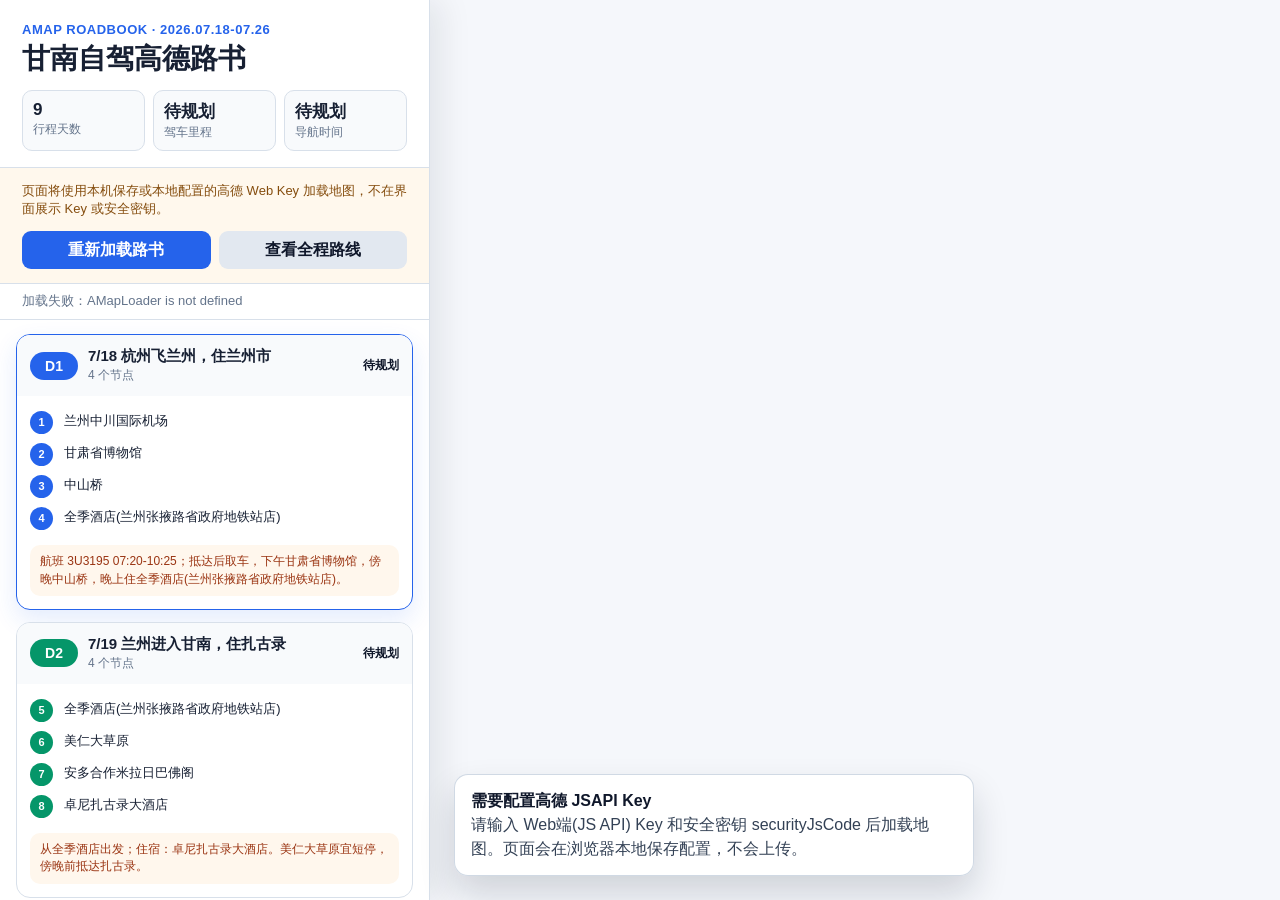
<file: gannan/amap-jsapi/gannan-roadbook.html>
<!doctype html>
<html lang="zh-CN">
<head>
  <meta charset="utf-8">
  <meta name="viewport" content="width=device-width, initial-scale=1">
  <meta http-equiv="refresh" content="0; url=../gannan-roadbook.html">
  <title>跳转到甘南高德路书</title>
  <script>
    window.location.replace('../gannan-roadbook.html');
  </script>
</head>
<body>
  <p>正在跳转到 <a href="../gannan-roadbook.html">甘南高德路书</a>...</p>
</body>
</html>
</file>
<file: tibet/styles.css>
:root {
  --ink: #132c2b;
  --paper: #f4f0e5;
  --cream: #fffaf0;
  --orange: #f1603a;
  --yellow: #f4c95d;
  --blue: #467f8f;
  --green: #41675c;
  --muted: #677b76;
  --line: rgba(19, 44, 43, .16);
  --shadow: 0 20px 55px rgba(19, 44, 43, .13);
}

* { box-sizing: border-box; }
html { scroll-behavior: smooth; }
body { margin: 0; color: var(--ink); background: var(--paper); font-family: Inter, "PingFang SC", "Microsoft YaHei", sans-serif; }
button, input { font: inherit; }
button { cursor: pointer; }

.hero { min-height: 650px; color: #fffaf0; background: var(--ink); position: relative; overflow: hidden; padding: 0 max(5vw, 28px); }
.topbar { height: 92px; display: flex; align-items: center; justify-content: space-between; border-bottom: 1px solid rgba(255,255,255,.18); position: relative; z-index: 2; }
.brand { font-size: 14px; letter-spacing: .08em; text-transform: uppercase; }
.brand span { color: var(--yellow); font-weight: 800; margin-right: 8px; }
.ghost { border: 1px solid currentColor; color: inherit; background: transparent; border-radius: 999px; padding: 10px 18px; }
.hero-copy { position: relative; z-index: 2; width: min(760px, 92%); padding: 80px 0 70px; }
.eyebrow, .section-no { margin: 0 0 18px; color: var(--orange); font-size: 12px; font-weight: 800; letter-spacing: .2em; text-transform: uppercase; }
h1 { margin: 0; font-family: "Songti SC", STSong, serif; font-size: clamp(54px, 7.8vw, 108px); font-weight: 600; line-height: .96; letter-spacing: -.055em; }
h1 em { color: var(--yellow); font-style: normal; }
.lede { max-width: 610px; font-size: 18px; line-height: 1.8; color: rgba(255,250,240,.72); }
.hero-stats { display: flex; flex-wrap: wrap; gap: 12px 34px; margin-top: 38px; }
.hero-stats span { color: rgba(255,250,240,.65); font-size: 13px; }
.hero-stats b { display: block; color: #fffaf0; font-size: 26px; }
.contour { position: absolute; width: 730px; height: 730px; right: -170px; top: 18px; border: 1px solid rgba(244,201,93,.25); border-radius: 46% 54% 61% 39%; transform: rotate(22deg); box-shadow: 0 0 0 60px rgba(244,201,93,.05), 0 0 0 120px rgba(244,201,93,.035), 0 0 0 180px rgba(244,201,93,.025); }

main > section { padding: 90px max(5vw, 28px); }
.section-head { display: flex; justify-content: space-between; align-items: end; gap: 30px; margin-bottom: 36px; }
.section-head h2, dialog h2 { margin: 0; font-family: "Songti SC", STSong, serif; font-size: clamp(34px, 4vw, 58px); font-weight: 600; letter-spacing: -.04em; }
.section-head > p { max-width: 430px; margin: 0 0 7px; color: var(--muted); line-height: 1.7; }
.trip-frame { display: grid; grid-template-columns: 1fr 1fr 1.65fr 1fr; gap: 1px; margin: 0 0 24px; background: var(--line); border: 1px solid var(--line); }
.trip-frame div { min-height: 92px; padding: 18px 20px; background: var(--cream); display: flex; flex-direction: column; justify-content: center; gap: 8px; }
.trip-frame .drive-frame { background: #e7dfcb; }
.trip-frame b { color: var(--orange); font-size: 12px; letter-spacing: .08em; }
.trip-frame span { font-size: 14px; line-height: 1.45; }
.route-tabs { display: grid; grid-template-columns: repeat(2, 1fr); gap: 18px; }
.route-tab { text-align: left; min-height: 220px; border: 1px solid var(--line); background: transparent; padding: 26px; color: var(--ink); transition: .2s ease; position: relative; }
.route-tab:hover { transform: translateY(-4px); box-shadow: var(--shadow); }
.route-tab[aria-selected="true"] { color: var(--cream); background: var(--ink); border-color: var(--ink); }
.route-tab .letter { font: 700 54px/1 "Songti SC", serif; color: var(--orange); }
.route-tab h3 { margin: 22px 0 8px; font-size: 22px; }
.route-tab p { margin: 0; color: var(--muted); line-height: 1.6; }
.route-tab[aria-selected="true"] p { color: rgba(255,250,240,.65); }
.route-tab .tag { position: absolute; top: 24px; right: 24px; padding: 6px 10px; border-radius: 999px; background: rgba(244,201,93,.18); color: var(--yellow); font-size: 11px; font-weight: 800; }

.map-section { padding-top: 0; }
.map-toolbar { height: 62px; background: #fff; border: 1px solid var(--line); border-bottom: 0; display: flex; align-items: center; justify-content: space-between; padding: 0 20px; font-size: 13px; }
.status-dot { display: inline-block; width: 8px; height: 8px; background: var(--orange); border-radius: 50%; margin-right: 8px; }
.map-actions { display: flex; gap: 8px; }
.map-actions button { border: 1px solid var(--line); background: #fff; border-radius: 6px; padding: 8px 12px; color: var(--ink); }
.map-shell { min-height: 660px; background: #ded8c7; position: relative; display: grid; grid-template-columns: minmax(0, 1fr) 340px; overflow: hidden; box-shadow: var(--shadow); }
#schematic-map, #amap-container { min-height: 660px; position: relative; }
#schematic-map { background: #dfe0d2; overflow: hidden; }
#schematic-map::before { content: ""; position: absolute; inset: 0; background-image: linear-gradient(rgba(19,44,43,.06) 1px, transparent 1px), linear-gradient(90deg, rgba(19,44,43,.06) 1px, transparent 1px); background-size: 54px 54px; }
.map-svg { width: 100%; height: 100%; min-height: 660px; display: block; position: relative; z-index: 1; }
.route-summary { background: var(--cream); padding: 28px; z-index: 3; overflow: auto; }
.route-summary .badge { display: inline-flex; padding: 6px 10px; background: var(--yellow); font-size: 11px; font-weight: 800; border-radius: 999px; }
.route-summary h3 { margin: 18px 0 10px; font-family: "Songti SC", serif; font-size: 34px; line-height: 1.1; }
.route-summary .desc { color: var(--muted); line-height: 1.7; }
.round-trip { display: flex; align-items: center; gap: 8px; margin: 18px 0 0; font-size: 12px; font-weight: 800; color: var(--green); }
.round-trip::before { content: "↻"; width: 24px; height: 24px; display: grid; place-items: center; border: 1px solid currentColor; border-radius: 50%; }
.metric-row { display: grid; grid-template-columns: 1fr 1fr; gap: 8px; margin: 24px 0; }
.metric { border-top: 1px solid var(--line); padding-top: 12px; }
.metric b { display: block; font-size: 20px; }
.metric small { color: var(--muted); }
.route-summary h4 { margin: 24px 0 10px; }
.route-summary ul { margin: 0; padding-left: 18px; color: var(--muted); line-height: 1.7; }
.route-summary .warning { margin-top: 22px; padding: 14px; background: #f5e2cf; border-left: 3px solid var(--orange); font-size: 13px; line-height: 1.6; }
.map-note { color: var(--muted); font-size: 12px; margin: 12px 0 0; }

.itinerary { background: var(--cream); }
#day-grid { border-top: 4px solid var(--route-color); }
.itinerary-table-wrap { overflow-x: auto; border: 1px solid var(--line); border-top: 0; }
.itinerary-table { width: 100%; min-width: 920px; border-collapse: collapse; background: var(--cream); font-size: 13px; }
.itinerary-table th { padding: 13px 15px; text-align: left; vertical-align: middle; color: var(--muted); background: #f0ebdf; border-bottom: 1px solid var(--line); font-size: 11px; letter-spacing: .08em; white-space: nowrap; }
.itinerary-table td { padding: 14px 15px; border-bottom: 1px solid var(--line); vertical-align: middle; color: var(--muted); line-height: 1.55; }
.itinerary-table tbody tr:last-child td { border-bottom: 0; }
.itinerary-table tbody tr:hover td { background: rgba(244,201,93,.08); }
.itinerary-table tr.transit td { background: #f1ead9; }
.itinerary-table tr.buffer td { background: #e4ece8; }
.itinerary-table strong { color: var(--ink); font-size: 14px; }
.itinerary-table small { display: block; margin-top: 3px; color: var(--muted); }
.itinerary-table .table-date { color: var(--orange); font-weight: 800; letter-spacing: .06em; white-space: nowrap; }
.itinerary-table .table-note { margin-top: 5px; color: var(--green); }
.itinerary-table .nowrap { white-space: nowrap; color: var(--ink); }

.altitude { background: #e9e5da; }
.altitude-card { overflow: hidden; border: 1px solid var(--line); background: var(--cream); box-shadow: var(--shadow); }
.altitude-poster-head { display: flex; justify-content: space-between; gap: 50px; padding: 32px 36px; color: var(--cream); background: var(--ink); }
.altitude-kicker { color: var(--yellow); font-size: 11px; font-weight: 800; letter-spacing: .16em; }
.altitude-poster-head h3 { margin: 10px 0 6px; font: 600 34px/1.1 "Songti SC", STSong, serif; }
.altitude-poster-head p { margin: 0; color: rgba(255,250,240,.64); font-size: 13px; }
.altitude-poster-head dl { display: grid; grid-template-columns: repeat(3, minmax(108px, 1fr)); gap: 26px; margin: 0; min-width: 390px; }
.altitude-poster-head dl div { border-left: 1px solid rgba(255,255,255,.2); padding-left: 18px; }
.altitude-poster-head dt { color: rgba(255,250,240,.55); font-size: 11px; }
.altitude-poster-head dd { margin: 5px 0 1px; color: var(--yellow); font-size: 22px; font-weight: 800; }
.altitude-poster-head small { color: rgba(255,250,240,.7); font-size: 10px; }
.altitude-chart-scroll { overflow-x: auto; scrollbar-color: var(--profile-color) #e8e1d3; }
.altitude-chart-scroll:focus-visible { outline: 3px solid var(--profile-color); outline-offset: -3px; }
.altitude-svg { display: block; width: 100%; height: auto; background: var(--cream); font-family: Inter, "PingFang SC", "Microsoft YaHei", sans-serif; }
.altitude-date-band rect { fill: rgba(19,44,43,.018); }
.altitude-date-band.is-even rect { fill: rgba(19,44,43,.05); }
.altitude-date-band line { stroke: rgba(19,44,43,.12); stroke-dasharray: 3 5; }
.altitude-date-band text { fill: var(--ink); font-size: 13px; font-weight: 800; letter-spacing: .04em; }
.altitude-date-band .altitude-day { fill: var(--muted); font-size: 10px; }
.altitude-warning-zone { fill: rgba(241,96,58,.08); }
.altitude-grid-line line { stroke: rgba(19,44,43,.14); stroke-dasharray: 4 7; }
.altitude-grid-line text { fill: var(--muted); font-size: 10px; }
.altitude-area { pointer-events: none; }
.altitude-line { fill: none; stroke: var(--profile-color); stroke-width: 5; stroke-linecap: round; stroke-linejoin: round; filter: drop-shadow(0 4px 5px rgba(19,44,43,.14)); }
.altitude-stem { stroke: rgba(19,44,43,.12); stroke-width: 1; }
.altitude-marker circle { fill: var(--cream); stroke: var(--profile-color); stroke-width: 4; }
.altitude-marker.is-stay circle { fill: var(--yellow); stroke: var(--ink); stroke-width: 3; }
.altitude-marker .stay-badge { fill: var(--ink); font-size: 8px; font-weight: 900; pointer-events: none; }
.altitude-value { fill: var(--ink); font-size: 10px; font-weight: 800; paint-order: stroke; stroke: var(--cream); stroke-width: 4px; stroke-linejoin: round; }
.altitude-place { fill: var(--muted); font-size: 11px; font-weight: 700; }
.altitude-marker.is-stay .altitude-place { fill: var(--ink); font-weight: 900; }
.altitude-axis-note { fill: var(--muted); font-size: 10px; }
.altitude-legend { display: flex; flex-wrap: wrap; gap: 22px; padding: 14px 36px; border-top: 1px solid var(--line); color: var(--muted); background: #f0ebdf; font-size: 11px; }
.altitude-legend span { display: inline-flex; align-items: center; gap: 7px; }
.altitude-legend i { display: inline-grid; place-items: center; width: 14px; height: 14px; font-style: normal; }
.legend-route { border: 3px solid var(--profile-color); border-radius: 50%; background: var(--cream); }
.legend-stay { border: 2px solid var(--ink); border-radius: 50%; color: var(--ink); background: var(--yellow); font-size: 7px; font-weight: 900; }
.legend-high { background: rgba(241,96,58,.16); border: 1px solid rgba(241,96,58,.38); }

.hotels { background: #e9e5da; }
#hotel-grid { border-top: 4px solid var(--orange); }
.hotel-table-wrap { overflow-x: auto; border: 1px solid var(--line); border-top: 0; background: var(--cream); }
.hotel-table { width: 100%; min-width: 1680px; border-collapse: collapse; background: var(--cream); font-size: 12px; }
.hotel-table th { padding: 13px 12px; text-align: left; vertical-align: middle; color: var(--muted); background: #f0ebdf; border-bottom: 1px solid var(--line); font-size: 11px; letter-spacing: .06em; white-space: nowrap; }
.hotel-table td { padding: 13px 12px; border-bottom: 1px solid var(--line); vertical-align: middle; color: var(--muted); line-height: 1.55; }
.hotel-table tbody tr:last-child td { border-bottom: 0; }
.hotel-table tbody tr:hover td { background: rgba(244,201,93,.08); }
.hotel-table strong { color: var(--ink); }
.hotel-table small { display: block; margin-top: 3px; color: var(--muted); }
.hotel-table .nowrap { white-space: nowrap; }
.hotel-table .hotel-date { vertical-align: middle; background: #f5efe2; }
.hotel-table .hotel-name { min-width: 220px; }
.hotel-table .hotel-backup { color: #046ffb; font-weight: 700; }
.hotel-table .hotel-alert { color: #ff1e00; font-weight: 800; }

footer { display: flex; justify-content: space-between; gap: 20px; padding: 30px max(5vw, 28px); background: #0a201f; color: rgba(255,255,255,.52); font-size: 11px; letter-spacing: .12em; }

dialog { width: min(560px, calc(100vw - 32px)); border: 0; padding: 34px; color: var(--ink); background: var(--cream); box-shadow: 0 30px 80px rgba(0,0,0,.28); }
dialog::backdrop { background: rgba(8,28,27,.7); backdrop-filter: blur(5px); }
dialog p { color: var(--muted); line-height: 1.6; }
dialog label { display: block; margin: 20px 0; font-weight: 700; }
dialog input { display: block; width: 100%; margin-top: 8px; border: 1px solid var(--line); background: #fff; padding: 13px; }
.dialog-close { position: absolute; right: 18px; top: 14px; border: 0; background: transparent; font-size: 26px; }
.dialog-actions { display: flex; justify-content: flex-end; gap: 10px; margin-top: 26px; }
.dialog-actions button { border: 1px solid var(--ink); background: var(--ink); color: var(--cream); border-radius: 999px; padding: 11px 18px; }
.dialog-actions .ghost { background: transparent; color: var(--ink); }
.form-error { min-height: 20px; color: #a73324; font-size: 12px; }

@media (max-width: 980px) {
  .route-tabs { grid-template-columns: 1fr; }
  .trip-frame { grid-template-columns: 1fr 1fr; }
  .map-shell { grid-template-columns: 1fr; }
  .route-summary { max-height: none; }
  .altitude-poster-head { flex-direction: column; gap: 24px; }
  .altitude-poster-head dl { min-width: 0; }
  .contour { right: -430px; }
}
@media (max-width: 620px) {
  .hero { min-height: 600px; }
  .hero-copy { padding-top: 70px; }
  .topbar { height: 74px; }
  .section-head { align-items: start; flex-direction: column; }
  .trip-frame { grid-template-columns: 1fr; }
  .trip-frame div { min-height: 76px; }
  .itinerary-table { min-width: 780px; }
  .altitude-poster-head { padding: 26px 22px; }
  .altitude-poster-head dl { grid-template-columns: 1fr; gap: 12px; }
  .altitude-poster-head dl div { display: grid; grid-template-columns: 90px 1fr; align-items: baseline; gap: 8px; }
  .altitude-poster-head dd { margin: 0; }
  .altitude-poster-head small { grid-column: 2; }
  .altitude-legend { padding-inline: 22px; }
  .hotel-table { min-width: 1560px; }
  .map-actions button:first-child { display: none; }
  footer { flex-direction: column; }
}

@media print {
  .hero { min-height: 0; padding-bottom: 28px; }
  .hero-copy { padding: 35px 0; }
  .topbar, .route-tabs, .map-toolbar, footer { display: none !important; }
  main > section { padding: 24px; }
  .chooser { padding-bottom: 0; }
  .chooser .section-head { margin-bottom: 0; }
  .map-shell { min-height: 470px; grid-template-columns: 1fr 280px; box-shadow: none; }
  #schematic-map, #amap-container, .map-svg { min-height: 470px; }
  .itinerary-table-wrap { overflow: visible; }
  .itinerary-table { min-width: 0; font-size: 10px; }
  .itinerary-table th, .itinerary-table td { padding: 7px 8px; }
  .altitude-card { box-shadow: none; }
  .altitude-poster-head { break-inside: avoid; }
  .altitude-chart-scroll { overflow: visible; }
  .altitude-svg { width: 100%; min-width: 0 !important; }
  .hotel-table-wrap { overflow: visible; }
  .hotel-table { min-width: 0; font-size: 7px; }
  .hotel-table th, .hotel-table td { padding: 4px; }
}
</file>
<file: tibet/amap-jsapi/styles.css>
:root {
  --ink: #132c2b;
  --paper: #f4f0e5;
  --cream: #fffaf0;
  --orange: #f1603a;
  --yellow: #f4c95d;
  --blue: #467f8f;
  --green: #41675c;
  --muted: #677b76;
  --line: rgba(19, 44, 43, .16);
  --shadow: 0 20px 55px rgba(19, 44, 43, .13);
}

* { box-sizing: border-box; }
html { scroll-behavior: smooth; }
body { margin: 0; color: var(--ink); background: var(--paper); font-family: Inter, "PingFang SC", "Microsoft YaHei", sans-serif; }
button, input { font: inherit; }
button { cursor: pointer; }

.hero { min-height: 650px; color: #fffaf0; background: var(--ink); position: relative; overflow: hidden; padding: 0 max(5vw, 28px); }
.topbar { height: 92px; display: flex; align-items: center; justify-content: space-between; border-bottom: 1px solid rgba(255,255,255,.18); position: relative; z-index: 2; }
.brand { font-size: 14px; letter-spacing: .08em; text-transform: uppercase; }
.brand span { color: var(--yellow); font-weight: 800; margin-right: 8px; }
.ghost { border: 1px solid currentColor; color: inherit; background: transparent; border-radius: 999px; padding: 10px 18px; }
.hero-copy { position: relative; z-index: 2; width: min(760px, 92%); padding: 80px 0 70px; }
.eyebrow, .section-no { margin: 0 0 18px; color: var(--orange); font-size: 12px; font-weight: 800; letter-spacing: .2em; text-transform: uppercase; }
h1 { margin: 0; font-family: "Songti SC", STSong, serif; font-size: clamp(54px, 7.8vw, 108px); font-weight: 600; line-height: .96; letter-spacing: -.055em; }
h1 em { color: var(--yellow); font-style: normal; }
.lede { max-width: 610px; font-size: 18px; line-height: 1.8; color: rgba(255,250,240,.72); }
.hero-stats { display: flex; flex-wrap: wrap; gap: 12px 34px; margin-top: 38px; }
.hero-stats span { color: rgba(255,250,240,.65); font-size: 13px; }
.hero-stats b { display: block; color: #fffaf0; font-size: 26px; }
.contour { position: absolute; width: 730px; height: 730px; right: -170px; top: 18px; border: 1px solid rgba(244,201,93,.25); border-radius: 46% 54% 61% 39%; transform: rotate(22deg); box-shadow: 0 0 0 60px rgba(244,201,93,.05), 0 0 0 120px rgba(244,201,93,.035), 0 0 0 180px rgba(244,201,93,.025); }

main > section { padding: 90px max(5vw, 28px); }
.section-head { display: flex; justify-content: space-between; align-items: end; gap: 30px; margin-bottom: 36px; }
.section-head h2, dialog h2 { margin: 0; font-family: "Songti SC", STSong, serif; font-size: clamp(34px, 4vw, 58px); font-weight: 600; letter-spacing: -.04em; }
.section-head > p { max-width: 430px; margin: 0 0 7px; color: var(--muted); line-height: 1.7; }
.trip-frame { display: grid; grid-template-columns: 1fr 1fr 1.65fr 1fr; gap: 1px; margin: 0 0 24px; background: var(--line); border: 1px solid var(--line); }
.trip-frame div { min-height: 92px; padding: 18px 20px; background: var(--cream); display: flex; flex-direction: column; justify-content: center; gap: 8px; }
.trip-frame .drive-frame { background: #e7dfcb; }
.trip-frame b { color: var(--orange); font-size: 12px; letter-spacing: .08em; }
.trip-frame span { font-size: 14px; line-height: 1.45; }
.route-tabs { display: grid; grid-template-columns: repeat(2, 1fr); gap: 18px; }
.route-tab { text-align: left; min-height: 220px; border: 1px solid var(--line); background: transparent; padding: 26px; color: var(--ink); transition: .2s ease; position: relative; }
.route-tab:hover { transform: translateY(-4px); box-shadow: var(--shadow); }
.route-tab[aria-selected="true"] { color: var(--cream); background: var(--ink); border-color: var(--ink); }
.route-tab .letter { font: 700 54px/1 "Songti SC", serif; color: var(--orange); }
.route-tab h3 { margin: 22px 0 8px; font-size: 22px; }
.route-tab p { margin: 0; color: var(--muted); line-height: 1.6; }
.route-tab[aria-selected="true"] p { color: rgba(255,250,240,.65); }
.route-tab .tag { position: absolute; top: 24px; right: 24px; padding: 6px 10px; border-radius: 999px; background: rgba(244,201,93,.18); color: var(--yellow); font-size: 11px; font-weight: 800; }

.map-section { padding-top: 0; }
.map-toolbar { height: 62px; background: #fff; border: 1px solid var(--line); border-bottom: 0; display: flex; align-items: center; justify-content: space-between; padding: 0 20px; font-size: 13px; }
.status-dot { display: inline-block; width: 8px; height: 8px; background: var(--orange); border-radius: 50%; margin-right: 8px; }
.map-actions { display: flex; gap: 8px; }
.map-actions button { border: 1px solid var(--line); background: #fff; border-radius: 6px; padding: 8px 12px; color: var(--ink); }
.map-shell { min-height: 660px; background: #ded8c7; position: relative; display: grid; grid-template-columns: minmax(0, 1fr) 340px; overflow: hidden; box-shadow: var(--shadow); }
#schematic-map, #amap-container { min-height: 660px; position: relative; }
#schematic-map { background: #dfe0d2; overflow: hidden; }
#schematic-map::before { content: ""; position: absolute; inset: 0; background-image: linear-gradient(rgba(19,44,43,.06) 1px, transparent 1px), linear-gradient(90deg, rgba(19,44,43,.06) 1px, transparent 1px); background-size: 54px 54px; }
.map-svg { width: 100%; height: 100%; min-height: 660px; display: block; position: relative; z-index: 1; }
.route-summary { background: var(--cream); padding: 28px; z-index: 3; overflow: auto; }
.route-summary .badge { display: inline-flex; padding: 6px 10px; background: var(--yellow); font-size: 11px; font-weight: 800; border-radius: 999px; }
.route-summary h3 { margin: 18px 0 10px; font-family: "Songti SC", serif; font-size: 34px; line-height: 1.1; }
.route-summary .desc { color: var(--muted); line-height: 1.7; }
.round-trip { display: flex; align-items: center; gap: 8px; margin: 18px 0 0; font-size: 12px; font-weight: 800; color: var(--green); }
.round-trip::before { content: "↻"; width: 24px; height: 24px; display: grid; place-items: center; border: 1px solid currentColor; border-radius: 50%; }
.metric-row { display: grid; grid-template-columns: 1fr 1fr; gap: 8px; margin: 24px 0; }
.metric { border-top: 1px solid var(--line); padding-top: 12px; }
.metric b { display: block; font-size: 20px; }
.metric small { color: var(--muted); }
.route-summary h4 { margin: 24px 0 10px; }
.route-summary ul { margin: 0; padding-left: 18px; color: var(--muted); line-height: 1.7; }
.route-summary .warning { margin-top: 22px; padding: 14px; background: #f5e2cf; border-left: 3px solid var(--orange); font-size: 13px; line-height: 1.6; }
.map-note { color: var(--muted); font-size: 12px; margin: 12px 0 0; }

.itinerary { background: var(--cream); }
#day-grid { border-top: 4px solid var(--route-color); }
.itinerary-table-wrap { overflow-x: auto; border: 1px solid var(--line); border-top: 0; }
.itinerary-table { width: 100%; min-width: 920px; border-collapse: collapse; background: var(--cream); font-size: 13px; }
.itinerary-table th { padding: 13px 15px; text-align: left; vertical-align: middle; color: var(--muted); background: #f0ebdf; border-bottom: 1px solid var(--line); font-size: 11px; letter-spacing: .08em; white-space: nowrap; }
.itinerary-table td { padding: 14px 15px; border-bottom: 1px solid var(--line); vertical-align: middle; color: var(--muted); line-height: 1.55; }
.itinerary-table tbody tr:last-child td { border-bottom: 0; }
.itinerary-table tbody tr:hover td { background: rgba(244,201,93,.08); }
.itinerary-table tr.transit td { background: #f1ead9; }
.itinerary-table tr.buffer td { background: #e4ece8; }
.itinerary-table strong { color: var(--ink); font-size: 14px; }
.itinerary-table small { display: block; margin-top: 3px; color: var(--muted); }
.itinerary-table .table-date { color: var(--orange); font-weight: 800; letter-spacing: .06em; white-space: nowrap; }
.itinerary-table .table-note { margin-top: 5px; color: var(--green); }
.itinerary-table .nowrap { white-space: nowrap; color: var(--ink); }

.altitude { background: #e9e5da; }
.altitude-card { overflow: hidden; border: 1px solid var(--line); background: var(--cream); box-shadow: var(--shadow); }
.altitude-poster-head { display: flex; justify-content: space-between; gap: 50px; padding: 32px 36px; color: var(--cream); background: var(--ink); }
.altitude-kicker { color: var(--yellow); font-size: 11px; font-weight: 800; letter-spacing: .16em; }
.altitude-poster-head h3 { margin: 10px 0 6px; font: 600 34px/1.1 "Songti SC", STSong, serif; }
.altitude-poster-head p { margin: 0; color: rgba(255,250,240,.64); font-size: 13px; }
.altitude-poster-head dl { display: grid; grid-template-columns: repeat(3, minmax(108px, 1fr)); gap: 26px; margin: 0; min-width: 390px; }
.altitude-poster-head dl div { border-left: 1px solid rgba(255,255,255,.2); padding-left: 18px; }
.altitude-poster-head dt { color: rgba(255,250,240,.55); font-size: 11px; }
.altitude-poster-head dd { margin: 5px 0 1px; color: var(--yellow); font-size: 22px; font-weight: 800; }
.altitude-poster-head small { color: rgba(255,250,240,.7); font-size: 10px; }
.altitude-chart-scroll { overflow-x: auto; scrollbar-color: var(--profile-color) #e8e1d3; }
.altitude-chart-scroll:focus-visible { outline: 3px solid var(--profile-color); outline-offset: -3px; }
.altitude-svg { display: block; width: 100%; height: auto; background: var(--cream); font-family: Inter, "PingFang SC", "Microsoft YaHei", sans-serif; }
.altitude-date-band rect { fill: rgba(19,44,43,.018); }
.altitude-date-band.is-even rect { fill: rgba(19,44,43,.05); }
.altitude-date-band line { stroke: rgba(19,44,43,.12); stroke-dasharray: 3 5; }
.altitude-date-band text { fill: var(--ink); font-size: 13px; font-weight: 800; letter-spacing: .04em; }
.altitude-date-band .altitude-day { fill: var(--muted); font-size: 10px; }
.altitude-warning-zone { fill: rgba(241,96,58,.08); }
.altitude-grid-line line { stroke: rgba(19,44,43,.14); stroke-dasharray: 4 7; }
.altitude-grid-line text { fill: var(--muted); font-size: 10px; }
.altitude-area { pointer-events: none; }
.altitude-line { fill: none; stroke: var(--profile-color); stroke-width: 5; stroke-linecap: round; stroke-linejoin: round; filter: drop-shadow(0 4px 5px rgba(19,44,43,.14)); }
.altitude-stem { stroke: rgba(19,44,43,.12); stroke-width: 1; }
.altitude-marker circle { fill: var(--cream); stroke: var(--profile-color); stroke-width: 4; }
.altitude-marker.is-stay circle { fill: var(--yellow); stroke: var(--ink); stroke-width: 3; }
.altitude-marker .stay-badge { fill: var(--ink); font-size: 8px; font-weight: 900; pointer-events: none; }
.altitude-value { fill: var(--ink); font-size: 10px; font-weight: 800; paint-order: stroke; stroke: var(--cream); stroke-width: 4px; stroke-linejoin: round; }
.altitude-place { fill: var(--muted); font-size: 11px; font-weight: 700; }
.altitude-marker.is-stay .altitude-place { fill: var(--ink); font-weight: 900; }
.altitude-axis-note { fill: var(--muted); font-size: 10px; }
.altitude-legend { display: flex; flex-wrap: wrap; gap: 22px; padding: 14px 36px; border-top: 1px solid var(--line); color: var(--muted); background: #f0ebdf; font-size: 11px; }
.altitude-legend span { display: inline-flex; align-items: center; gap: 7px; }
.altitude-legend i { display: inline-grid; place-items: center; width: 14px; height: 14px; font-style: normal; }
.legend-route { border: 3px solid var(--profile-color); border-radius: 50%; background: var(--cream); }
.legend-stay { border: 2px solid var(--ink); border-radius: 50%; color: var(--ink); background: var(--yellow); font-size: 7px; font-weight: 900; }
.legend-high { background: rgba(241,96,58,.16); border: 1px solid rgba(241,96,58,.38); }

.hotels { background: #e9e5da; }
#hotel-grid { border-top: 4px solid var(--orange); }
.hotel-table-wrap { overflow-x: auto; border: 1px solid var(--line); border-top: 0; background: var(--cream); }
.hotel-table { width: 100%; min-width: 1680px; border-collapse: collapse; background: var(--cream); font-size: 12px; }
.hotel-table th { padding: 13px 12px; text-align: left; vertical-align: middle; color: var(--muted); background: #f0ebdf; border-bottom: 1px solid var(--line); font-size: 11px; letter-spacing: .06em; white-space: nowrap; }
.hotel-table td { padding: 13px 12px; border-bottom: 1px solid var(--line); vertical-align: middle; color: var(--muted); line-height: 1.55; }
.hotel-table tbody tr:last-child td { border-bottom: 0; }
.hotel-table tbody tr:hover td { background: rgba(244,201,93,.08); }
.hotel-table strong { color: var(--ink); }
.hotel-table small { display: block; margin-top: 3px; color: var(--muted); }
.hotel-table .nowrap { white-space: nowrap; }
.hotel-table .hotel-date { vertical-align: middle; background: #f5efe2; }
.hotel-table .hotel-name { min-width: 220px; }
.hotel-table .hotel-backup { color: #046ffb; font-weight: 700; }
.hotel-table .hotel-alert { color: #ff1e00; font-weight: 800; }

footer { display: flex; justify-content: space-between; gap: 20px; padding: 30px max(5vw, 28px); background: #0a201f; color: rgba(255,255,255,.52); font-size: 11px; letter-spacing: .12em; }

dialog { width: min(560px, calc(100vw - 32px)); border: 0; padding: 34px; color: var(--ink); background: var(--cream); box-shadow: 0 30px 80px rgba(0,0,0,.28); }
dialog::backdrop { background: rgba(8,28,27,.7); backdrop-filter: blur(5px); }
dialog p { color: var(--muted); line-height: 1.6; }
dialog label { display: block; margin: 20px 0; font-weight: 700; }
dialog input { display: block; width: 100%; margin-top: 8px; border: 1px solid var(--line); background: #fff; padding: 13px; }
.dialog-close { position: absolute; right: 18px; top: 14px; border: 0; background: transparent; font-size: 26px; }
.dialog-actions { display: flex; justify-content: flex-end; gap: 10px; margin-top: 26px; }
.dialog-actions button { border: 1px solid var(--ink); background: var(--ink); color: var(--cream); border-radius: 999px; padding: 11px 18px; }
.dialog-actions .ghost { background: transparent; color: var(--ink); }
.form-error { min-height: 20px; color: #a73324; font-size: 12px; }

@media (max-width: 980px) {
  .route-tabs { grid-template-columns: 1fr; }
  .trip-frame { grid-template-columns: 1fr 1fr; }
  .map-shell { grid-template-columns: 1fr; }
  .route-summary { max-height: none; }
  .altitude-poster-head { flex-direction: column; gap: 24px; }
  .altitude-poster-head dl { min-width: 0; }
  .contour { right: -430px; }
}
@media (max-width: 620px) {
  .hero { min-height: 600px; }
  .hero-copy { padding-top: 70px; }
  .topbar { height: 74px; }
  .section-head { align-items: start; flex-direction: column; }
  .trip-frame { grid-template-columns: 1fr; }
  .trip-frame div { min-height: 76px; }
  .itinerary-table { min-width: 780px; }
  .altitude-poster-head { padding: 26px 22px; }
  .altitude-poster-head dl { grid-template-columns: 1fr; gap: 12px; }
  .altitude-poster-head dl div { display: grid; grid-template-columns: 90px 1fr; align-items: baseline; gap: 8px; }
  .altitude-poster-head dd { margin: 0; }
  .altitude-poster-head small { grid-column: 2; }
  .altitude-legend { padding-inline: 22px; }
  .hotel-table { min-width: 1560px; }
  .map-actions button:first-child { display: none; }
  footer { flex-direction: column; }
}

@media print {
  .hero { min-height: 0; padding-bottom: 28px; }
  .hero-copy { padding: 35px 0; }
  .topbar, .route-tabs, .map-toolbar, footer { display: none !important; }
  main > section { padding: 24px; }
  .chooser { padding-bottom: 0; }
  .chooser .section-head { margin-bottom: 0; }
  .map-shell { min-height: 470px; grid-template-columns: 1fr 280px; box-shadow: none; }
  #schematic-map, #amap-container, .map-svg { min-height: 470px; }
  .itinerary-table-wrap { overflow: visible; }
  .itinerary-table { min-width: 0; font-size: 10px; }
  .itinerary-table th, .itinerary-table td { padding: 7px 8px; }
  .altitude-card { box-shadow: none; }
  .altitude-poster-head { break-inside: avoid; }
  .altitude-chart-scroll { overflow: visible; }
  .altitude-svg { width: 100%; min-width: 0 !important; }
  .hotel-table-wrap { overflow: visible; }
  .hotel-table { min-width: 0; font-size: 7px; }
  .hotel-table th, .hotel-table td { padding: 4px; }
}
</file>
<file: tibet/return-options.css>
:root{--ink:#203f3e;--muted:#627371;--paper:#f6f5ef;--card:#fffefa;--line:#d7dfd6;--green:#1d6662;--pale:#e6eee4;--sand:#f2e6d1;--ochre:#976228;--radius:20px;font-family:ui-sans-serif,-apple-system,BlinkMacSystemFont,"PingFang SC","Microsoft YaHei",sans-serif;color:var(--ink);background:var(--paper);font-size:16px;line-height:1.8}*{box-sizing:border-box}[hidden]{display:none!important}body{margin:0}a{color:var(--green);text-decoration-thickness:1px;text-underline-offset:4px}a:hover{color:#963f23}button{font:inherit;cursor:pointer}button:focus-visible,a:focus-visible,summary:focus-visible,[tabindex]:focus-visible{outline:3px solid #c46f37;outline-offset:4px}.wrap{max-width:1200px;padding:0 40px;margin:auto}.skip{position:fixed;left:16px;top:-100px;background:white;padding:12px;z-index:20}.skip:focus{top:12px}h1,h2,h3,h4,p{margin:0}h1,h2,h3,h4{line-height:1.4}h1{font-family:ui-serif,"Songti SC",serif;font-size:clamp(42px,5.3vw,70px);letter-spacing:-2px;line-height:1.2;margin:24px 0}h2{font-size:30px}h3{font-size:20px}h4{font-size:16px}p,li{overflow-wrap:anywhere}ul{margin:10px 0 0;padding-left:21px}li+li{margin-top:7px}.topbar{display:flex;justify-content:space-between;align-items:center;gap:16px;padding:24px 0;border-bottom:1px solid var(--line);font-size:14px}.topbar>a{font-weight:700;text-decoration:none;letter-spacing:2px}.topbar>div{display:flex;gap:24px;align-items:center}.print-guide{border:0;background:transparent;color:var(--green);padding:4px 0}.hero{display:grid;grid-template-columns:1fr 330px;gap:80px;align-items:center;padding:64px 0 50px}.eyebrow{font-size:12px;letter-spacing:2px;font-weight:700;color:var(--green);margin-bottom:15px}.badge{display:inline-block;font-size:12px;border:1px solid #b9d1c3;border-radius:999px;padding:4px 12px;color:var(--green);background:#eaf1e7}.lede{font-size:18px;line-height:1.9;max-width:680px}.edition{font-size:13px;color:var(--muted);margin-top:24px}.hero-note{border:1px solid #cad9cb;background:var(--pale);padding:30px;border-radius:100px 20px 20px 20px}.large{font-family:Georgia,serif;font-size:94px;line-height:1;color:#71967b;display:block;margin-bottom:20px}.hero-note p{font-size:14px}.note-rule{height:1px;background:#c3d3c2;margin:20px 0}.history{padding:28px 32px;background:var(--card);border:1px solid var(--line);border-radius:var(--radius)}.history h2{font-size:23px;margin:12px 0}.history p{font-size:15px}.history .small{color:var(--muted);margin-top:14px}.history li{font-size:14px}.section-heading{margin-bottom:28px}.section-heading h2{margin-bottom:12px}.section-heading>p:last-child{color:var(--muted);max-width:860px;font-size:15px}.overview{padding:64px 0 36px;scroll-margin-top:20px}.choice-grid{display:grid;grid-template-columns:repeat(4,1fr);gap:14px;margin-bottom:28px}.choice-card{display:flex;flex-direction:column;text-decoration:none;color:var(--ink);border:1px solid var(--line);background:var(--card);padding:24px 20px;border-radius:var(--radius);transition:transform .16s,border-color .16s}.choice-card:hover{transform:translateY(-3px);border-color:var(--green);color:var(--ink)}.choice-num{font-size:12px;color:var(--green);font-weight:700}.choice-card h3{font-size:19px;margin:14px 0 10px}.choice-card p{font-size:14px;color:var(--muted)}.choice-stay{display:block;font-size:13px;margin:20px 0;line-height:1.8}.choice-link{font-size:13px;font-weight:700;color:var(--green);margin-top:auto}.table-wrap{max-width:100%;overflow:auto;border:1px solid var(--line);border-radius:14px;background:var(--card)}table{border-collapse:collapse;width:100%;font-size:13px}th,td{padding:17px;text-align:left;vertical-align:top;border-bottom:1px solid var(--line);border-right:1px solid var(--line)}tr:last-child td,tr:last-child th{border-bottom:0}tr>*:last-child{border-right:0}thead th{background:var(--pale);width:23%}thead th:first-child{width:8%}th small{display:block;font-weight:400;font-size:12px;color:var(--muted)}td strong{display:block;font-size:13px;margin-top:10px;color:var(--green)}.table-hint{font-size:12px;color:var(--muted);margin-top:12px}.plan-controls{position:sticky;top:0;z-index:5;background:rgba(246,245,239,.97);border-block:1px solid var(--line);display:flex;align-items:center;justify-content:space-between;padding:13px 0;gap:12px}.plan-controls>span{font-size:14px;font-weight:700}.plan-controls>div{display:flex;gap:7px;flex-wrap:wrap}.plan-controls button{border:1px solid var(--line);background:var(--card);border-radius:999px;padding:5px 16px;font-size:13px;color:var(--ink)}.plan-controls button[aria-pressed=true]{background:var(--green);color:white;border-color:var(--green)}.view-status{font-size:12px;color:var(--muted);padding:15px 0}.plan{padding:48px 0 64px;border-bottom:1px solid var(--line);scroll-margin-top:95px}.plan-heading{display:flex;gap:24px;align-items:flex-start;margin-bottom:24px}.plan-number{font-size:52px;line-height:1.2;color:#83a496;font-family:Georgia,serif}.plan-heading h2{font-size:32px;margin-bottom:12px}.plan-heading p:last-child{font-size:15px;color:var(--muted)}.plan-heading .eyebrow{margin-bottom:9px}.plan-intro{display:grid;grid-template-columns:repeat(3,1fr);gap:16px;padding:22px 24px;background:var(--pale);border-radius:var(--radius)}.mini .label{font-size:12px;letter-spacing:1px;color:var(--green);font-weight:700;margin-bottom:7px}.mini>p:not(.label),.mini li{font-size:14px;line-height:1.85}.mini>p+p{margin-top:5px}.night-strip{display:grid;grid-template-columns:repeat(4,1fr);margin:24px 0;border:1px solid var(--line);border-radius:16px;overflow:hidden}.night-strip a{display:block;padding:15px 18px;text-decoration:none;border-right:1px solid var(--line);background:var(--card)}.night-strip a:last-child{border:0}.night-strip span{display:block;font-size:12px;color:var(--muted)}.night-strip b{font-size:15px}.requirements{padding:22px 26px;border-left:4px solid #c6ab80;background:#eeeade;margin:0 0 28px;border-radius:0 14px 14px 0}.requirements h3{font-size:16px}.requirements li{font-size:14px}.option-day{padding:28px 30px;margin-top:18px;border:1px solid var(--line);border-radius:var(--radius);background:var(--card);scroll-margin-top:95px}.day-heading{display:grid;grid-template-columns:82px 1fr;gap:20px;align-items:start;margin-bottom:20px}.date{font-family:Georgia,serif;font-size:28px;line-height:1.3;color:var(--green)}.date span{font-family:ui-sans-serif,sans-serif;display:block;font-size:12px;line-height:2.2;color:var(--muted)}.day-heading h3{font-size:21px}.day-route{color:var(--muted);font-size:14px;margin-top:8px}.day-facts{display:grid;grid-template-columns:1fr 1fr;gap:24px}.day-facts .mini{min-width:0}.day-facts b{font-size:16px}.priority{margin:22px 0 0;padding:16px 18px;background:#edf1e8;border-radius:10px;display:grid;grid-template-columns:115px 1fr;gap:12px;font-size:14px}.priority b{font-size:13px}.day-detail{margin-top:18px;border-top:1px solid var(--line);padding-top:14px}.day-detail summary{font-size:14px;cursor:pointer;color:var(--green);font-weight:600;padding:4px 0}.schedule{margin:18px 0 26px}.schedule-row{display:grid;grid-template-columns:124px 1fr;gap:22px;border-top:1px solid #e7e9e0;padding:17px 0}.schedule-row:last-child{border-bottom:1px solid #e7e9e0}.schedule-row>span{font-size:12px;color:var(--muted);font-weight:600}.schedule-row p{font-size:14px;margin-top:5px}.cut .label{color:var(--ochre)}.day-sources{font-size:12px;color:var(--muted);margin-top:22px}.booking{margin-top:28px;padding:22px 28px;background:var(--sand);border-radius:var(--radius)}.booking h3{font-size:17px}.booking li{font-size:14px}.shared,.sources{padding:58px 0 10px;scroll-margin-top:95px}.common-grid{display:grid;grid-template-columns:1fr 1fr;gap:18px}.common-card{padding:24px;border:1px solid var(--line);border-radius:var(--radius);background:var(--card)}.common-card h3{margin-bottom:12px;font-size:18px}.common-card p,.common-card li{font-size:14px}.version-note{font-size:14px;padding:22px 0;color:var(--muted)}.sources ol{padding:0;list-style:none;display:grid;grid-template-columns:1fr 1fr;gap:18px}.sources li{padding:20px;border-top:1px solid var(--line);margin:0;scroll-margin-top:95px}.sources h3{font-size:15px;margin:8px 0}.sources p{font-size:13px;color:var(--muted)}.source-kind{font-size:11px;border:1px solid var(--line);border-radius:5px;padding:3px 6px}.small{font-size:12px!important}.sources .small{margin-bottom:6px}footer{display:flex;justify-content:space-between;gap:20px;border-top:1px solid var(--line);padding-top:28px!important;padding-bottom:35px!important;margin-top:40px!important;font-size:12px;color:var(--muted)}footer>div{display:flex;gap:18px}@media(max-width:1000px){.hero{gap:35px;grid-template-columns:1fr 260px}.choice-grid{grid-template-columns:1fr 1fr}.plan-intro{gap:20px}.comparison-table{min-width:940px}}@media(max-width:650px){.wrap{padding:0 20px}.topbar{font-size:12px;align-items:flex-start}.topbar>div{gap:12px;flex-wrap:wrap;justify-content:flex-end}.hero{display:block;padding:40px 0 26px}h1{font-size:45px;letter-spacing:-1px}.lede{font-size:16px}.hero-note{display:none}.history{padding:20px}.history h2{font-size:20px}.history p,.history li{font-size:13px}.overview{padding-top:42px}h2,.plan-heading h2{font-size:26px}.choice-grid{gap:10px}.choice-card{padding:18px 14px;border-radius:14px}.choice-card h3{font-size:17px}.choice-card p{font-size:12px}.choice-stay{font-size:12px;margin:12px 0}.plan-controls{display:block;padding:10px 0}.plan-controls>span{display:none}.plan-controls>div{display:flex;justify-content:space-between;gap:5px}.plan-controls button{padding:5px 11px;font-size:12px}.plan{padding-top:30px;scroll-margin-top:74px}.plan-heading{gap:15px}.plan-number{font-size:39px}.plan-intro{grid-template-columns:1fr;padding:20px;gap:15px}.plan-intro .mini+.mini{border-top:1px solid #cad8c9;padding-top:14px}.night-strip{grid-template-columns:1fr 1fr}.night-strip a:nth-child(2){border-right:0}.night-strip a:nth-child(-n+2){border-bottom:1px solid var(--line)}.night-strip a{padding:11px 14px}.requirements{padding:18px 18px}.option-day{padding:22px 18px;scroll-margin-top:74px}.day-heading{grid-template-columns:60px 1fr;gap:12px}.date{font-size:23px}.day-heading h3{font-size:19px}.day-facts{grid-template-columns:1fr;gap:16px}.priority{grid-template-columns:1fr;gap:5px;padding:13px 15px}.schedule-row{grid-template-columns:1fr;gap:6px;padding:14px 0}.schedule-row>span{color:var(--green)}.booking{padding:20px}.common-grid,.sources ol{grid-template-columns:1fr}.sources li{padding:18px 0}.common-card{padding:20px}.shared,.sources{padding-top:40px}.sources li{scroll-margin-top:74px}footer{display:block}footer>div{margin-top:12px}.table-hint{font-size:11px}}
@media(prefers-reduced-motion:reduce){.choice-card{transition:none}.choice-card:hover{transform:none}}
@media print{@page{size:A4;margin:13mm}*{-webkit-print-color-adjust:exact;print-color-adjust:exact}html,body{background:white;font-size:10px;line-height:1.6}.wrap{max-width:none;padding:0}.skip,.plan-controls,.print-guide,.table-hint,.view-status{display:none!important}.topbar{padding:0 0 10px}.hero{padding:22px 0;grid-template-columns:1fr}.hero-note{display:none}h1{font-size:36px;margin:12px 0}.lede{font-size:12px}.history{padding:14px}.history h2{font-size:17px}.history p,.history li{font-size:10px}.overview{padding:24px 0 8px}.choice-grid{grid-template-columns:repeat(4,1fr);gap:8px}.choice-card{padding:10px;border-radius:8px}.choice-card h3{font-size:12px}.choice-card p,.choice-stay,.choice-link{font-size:9px}.comparison-table{min-width:0;table-layout:fixed;font-size:8px}th,td{padding:7px}th small,td strong{font-size:8px}.table-wrap{overflow:visible}.plan{display:block!important;break-before:page;padding:10px 0;border:0;scroll-margin:0}.plan-heading h2{font-size:24px}.plan-heading p:last-child{font-size:11px}.plan-intro{padding:12px}.mini>p:not(.label),.mini li{font-size:10px}.night-strip a{padding:8px}.night-strip b{font-size:10px}.requirements{padding:12px}.requirements li,.booking li{font-size:10px}.option-day{padding:16px;margin-top:12px;break-inside:auto}.day-heading h3{font-size:17px}.day-route,.schedule-row p{font-size:11px}.day-facts b{font-size:12px}.priority{font-size:10px;padding:10px;grid-template-columns:85px 1fr}.priority b{font-size:10px}.schedule-row{grid-template-columns:85px 1fr;gap:12px;padding:9px 0;break-inside:avoid}.schedule-row h4{font-size:11px}.schedule-row>span{font-size:9px}.day-detail::details-content{display:block!important;content-visibility:visible!important}.day-detail>*{display:block}.day-detail>.day-facts{display:grid}.day-detail summary{font-size:11px}.day-sources{font-size:8px}.day-heading,.plan-heading,.booking,.requirements,.common-card{break-inside:avoid}.shared,.sources{break-before:page;padding-top:12px}.sources ol{grid-template-columns:1fr 1fr;gap:8px}.sources li{padding:10px 0;break-inside:avoid}.sources h3{font-size:11px}.sources p,.sources .small{font-size:9px!important}.common-card p,.common-card li{font-size:10px}.common-card h3{font-size:15px}.common-card{padding:13px}.section-heading h2{font-size:23px}.section-heading>p:last-child{font-size:10px}footer{margin-top:20px!important;padding:14px 0!important;font-size:9px}a{text-decoration:none;color:var(--ink)}}
.current-links{display:flex;flex-wrap:wrap;gap:12px 24px;margin-top:18px}
.confirmed-stays{padding-top:48px;scroll-margin-top:85px}
.confirmed-stay.notice{border:1px solid var(--line);background:var(--card);border-radius:var(--radius);padding:28px;margin-top:18px;scroll-margin-top:85px}
.confirmed-stay .pill{display:inline-block;background:var(--pale);color:var(--green);padding:4px 10px;border-radius:8px;font-size:12px}
.confirmed-stay h3{margin:12px 0;font-size:23px}
.confirmed-stay p{font-size:14px}
.confirmed-stay .table-wrap{margin-top:18px}
.confirmed-room-table{min-width:0;table-layout:fixed}
.confirmed-room-table th:first-child{width:25%}
.confirmed-room-table th:nth-child(2){width:12%}
.confirmed-room-table th:nth-child(3){width:25%}
.confirmed-room-table th:last-child{width:38%}
.confirmed-room-table small{display:block;font-size:12px;line-height:1.7;color:var(--muted);margin-top:6px}
.booking-meta{font-size:14px;margin:20px 0;line-height:1.8}
.booking-meta>div{display:grid;grid-template-columns:110px 1fr;gap:14px;margin-top:10px}
.booking-meta dt{font-weight:700;color:var(--green)}
.booking-meta dd{margin:0;overflow-wrap:anywhere}
.order-context{font-size:13px;color:var(--muted);margin:24px 0}
.return-summary{padding:28px;border:1px solid #c1d4c6;background:var(--pale);border-radius:var(--radius);scroll-margin-top:85px}
.return-summary h2{margin-bottom:14px}
.return-summary p+p{margin-top:10px;font-size:14px}
@media(max-width:650px){.confirmed-stay.notice,.return-summary{padding:20px}.confirmed-stay h3{font-size:20px}.confirmed-room-table th,.confirmed-room-table td{padding:8px 6px;font-size:11px}.confirmed-room-table small{font-size:10px}.booking-meta>div{grid-template-columns:1fr;gap:2px}.booking-meta{font-size:13px}.confirmed-stays{padding-top:30px}.current-links{font-size:13px;gap:10px 18px}}
@media print{.confirmed-stays{padding-top:18px}.confirmed-stay.notice{padding:14px;break-inside:auto}.confirmed-stay h3{font-size:17px}.confirmed-stay p,.booking-meta{font-size:10px}.booking-meta>div{grid-template-columns:90px 1fr}.confirmed-room-table{font-size:9px}.confirmed-room-table small{font-size:8px}.return-summary{padding:14px;break-inside:avoid}.return-summary p+p{font-size:10px}.order-context{font-size:10px}.current-links{display:none}}
</file>
<file: tibet/hotel-information.css>
/* Shared, scoped hotel information table. */
.hotel-information {
  box-sizing: border-box;
  width: 100%;
  max-width: 100%;
  min-width: 0;
  color: var(--muted, #61716a);
}
.hotel-information .hotel-information-help {
  margin: 0 0 12px;
  font-size: 12px;
  line-height: 1.8;
  overflow-wrap: anywhere;
}
.hotel-information .hotel-information-scroll {
  box-sizing: border-box;
  display: block;
  width: 100%;
  max-width: 100%;
  min-width: 0;
  overflow-x: auto;
  overscroll-behavior-x: contain;
  border: 1px solid var(--line, #d9dfd3);
  border-top: 3px solid var(--orange, #a86543);
  background: var(--cream, #faf6ec);
  scrollbar-color: #b7b8a2 #eeeade;
  scrollbar-width: thin;
  -webkit-overflow-scrolling: touch;
}
.hotel-information .hotel-information-scroll:focus-visible {
  outline: 2px solid var(--pine, #245b50);
  outline-offset: 3px;
}
.hotel-information .hotel-information-table {
  width: 100%;
  min-width: 1680px;
  table-layout: auto;
  border-collapse: separate;
  border-spacing: 0;
  background: var(--cream, #faf6ec);
  color: var(--muted, #61716a);
  font-size: 12px;
  line-height: 1.65;
}
.hotel-information .hotel-information-table caption {
  padding: 12px;
  text-align: left;
  font-weight: 700;
  color: var(--ink, #233d35);
  background: #f0ebdf;
}
.hotel-information .hotel-information-table th,
.hotel-information .hotel-information-table td {
  box-sizing: border-box;
  padding: 13px 12px;
  border-bottom: 1px solid var(--line, #d9dfd3);
  text-align: left;
  vertical-align: middle;
  overflow-wrap: anywhere;
}
.hotel-information .hotel-information-table th {
  width: auto;
  background: #f0ebdf;
  font-size: 11px;
  font-weight: 600;
  letter-spacing: .03em;
  white-space: nowrap;
}
.hotel-information .hotel-information-table td { background: var(--cream, #faf6ec); }
.hotel-information .hotel-information-table tbody tr:last-child td { border-bottom: 0; }
.hotel-information .hotel-information-table tbody tr:hover td { background: #f6f0df; }
.hotel-information .hotel-information-table th:first-child,
.hotel-information .hotel-information-table td:first-child {
  position: sticky;
  left: 0;
  z-index: 1;
  width: 102px;
  min-width: 102px;
  background: #f5efe2;
  box-shadow: 1px 0 0 var(--line, #d9dfd3);
}
.hotel-information .hotel-information-table th:first-child { z-index: 2; }
.hotel-information .hotel-information-table td[data-col="hotel"] { min-width: 225px; }
.hotel-information .hotel-information-table td[data-col="price"] { min-width: 170px; }
.hotel-information .hotel-information-table td[data-col="room"] { min-width: 180px; }
.hotel-information .hotel-information-table td[data-col="breakfast"] { min-width: 150px; }
.hotel-information .hotel-information-table td[data-col="bed"] { min-width: 100px; }
.hotel-information .hotel-information-table td[data-col="oxygen"] { min-width: 100px; }
.hotel-information .hotel-information-table strong { color: var(--ink, #233d35); }
.hotel-information .hotel-information-table .hotel-backup { color: #046ffb; font-weight: 700; }
.hotel-information .hotel-information-table small {
  display: block;
  margin-top: 5px;
  color: var(--muted, #61716a);
  font-size: 10px;
  line-height: 1.65;
}
.hotel-information .hotel-information-link {
  color: var(--ink, #233d35);
  text-decoration-color: #91a69a;
  text-underline-offset: 3px;
}
.hotel-information .hotel-information-table tr { scroll-margin-top: 90px; }
@media (max-width: 760px) {
  .hotel-information .hotel-information-help { font-size: 11px; }
  .hotel-information .hotel-information-table th,
  .hotel-information .hotel-information-table td { padding: 11px 10px; }
  .hotel-information .hotel-information-table th:first-child,
  .hotel-information .hotel-information-table td:first-child { width: 94px; min-width: 94px; }
}
@media print {
  .hotel-information { width: 100%; max-width: 100%; }
  .hotel-information .hotel-information-help { font-size: 8px; margin-bottom: 6px; }
  .hotel-information .hotel-information-scroll { overflow: visible; width: 100%; max-width: 100%; border-top-width: 1px; }
  .hotel-information .hotel-information-table { width: 100% !important; min-width: 0 !important; table-layout: fixed; font-size: 7px; line-height: 1.4; }
  .hotel-information .hotel-information-table caption { padding: 5px; font-size: 9px; }
  .hotel-information .hotel-information-table thead { display: table-header-group; }
  .hotel-information .hotel-information-table tr { break-inside: avoid; }
  .hotel-information .hotel-information-table th,
  .hotel-information .hotel-information-table td,
  .hotel-information .hotel-information-table th:first-child,
  .hotel-information .hotel-information-table td:first-child { min-width: 0 !important; width: auto; padding: 5px 3px; white-space: normal; overflow-wrap: anywhere; position: static; box-shadow: none; font-size: 7px; }
  .hotel-information .hotel-information-table small { margin-top: 3px; font-size: 6.5px; line-height: 1.4; }
  .hotel-information .hotel-information-col-checkin { width: 7%; }
  .hotel-information .hotel-information-col-span { width: 8%; }
  .hotel-information .hotel-information-col-place { width: 6%; }
  .hotel-information .hotel-information-col-hotel { width: 17%; }
  .hotel-information .hotel-information-col-price { width: 12%; }
  .hotel-information .hotel-information-col-room { width: 10%; }
  .hotel-information .hotel-information-col-cancel { width: 10%; }
  .hotel-information .hotel-information-col-area { width: 6%; }
  .hotel-information .hotel-information-col-bed { width: 8%; }
  .hotel-information .hotel-information-col-oxygen { width: 8%; }
  .hotel-information .hotel-information-col-breakfast { width: 8%; }
}
</file>
